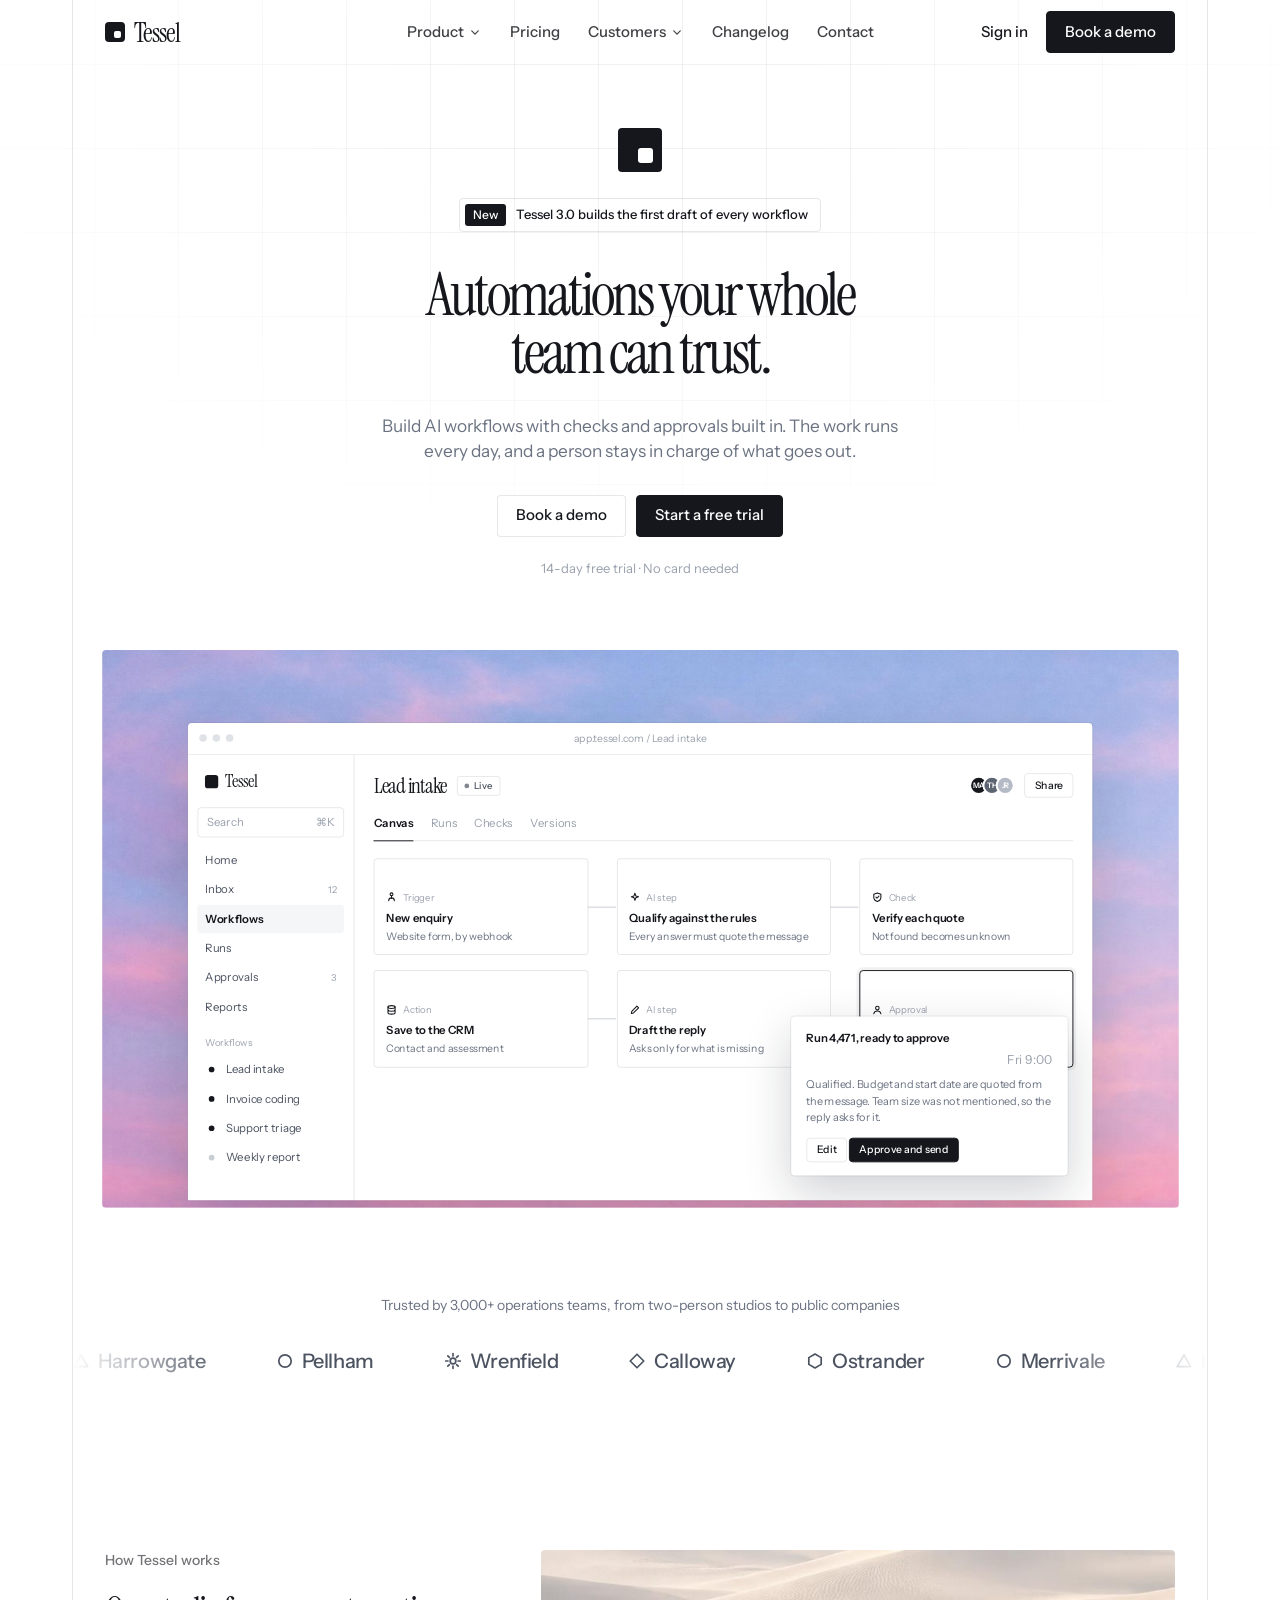
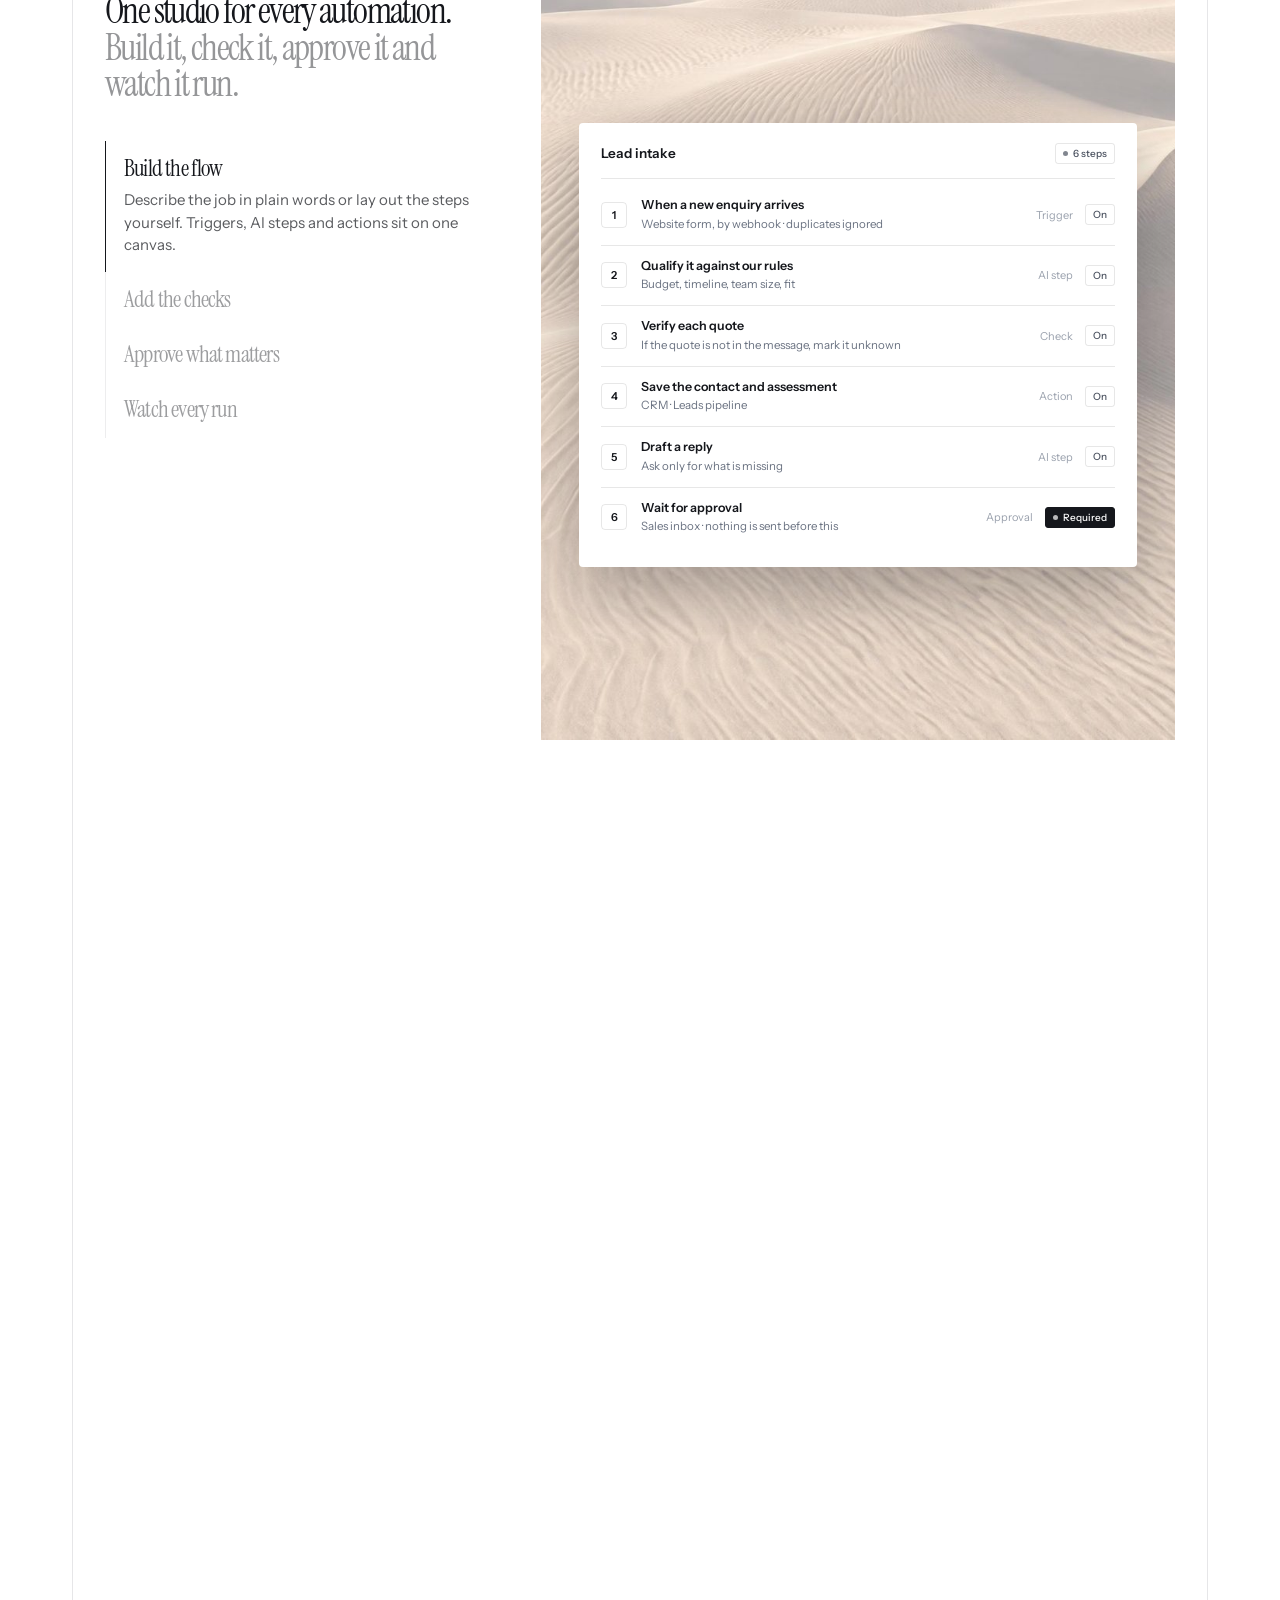
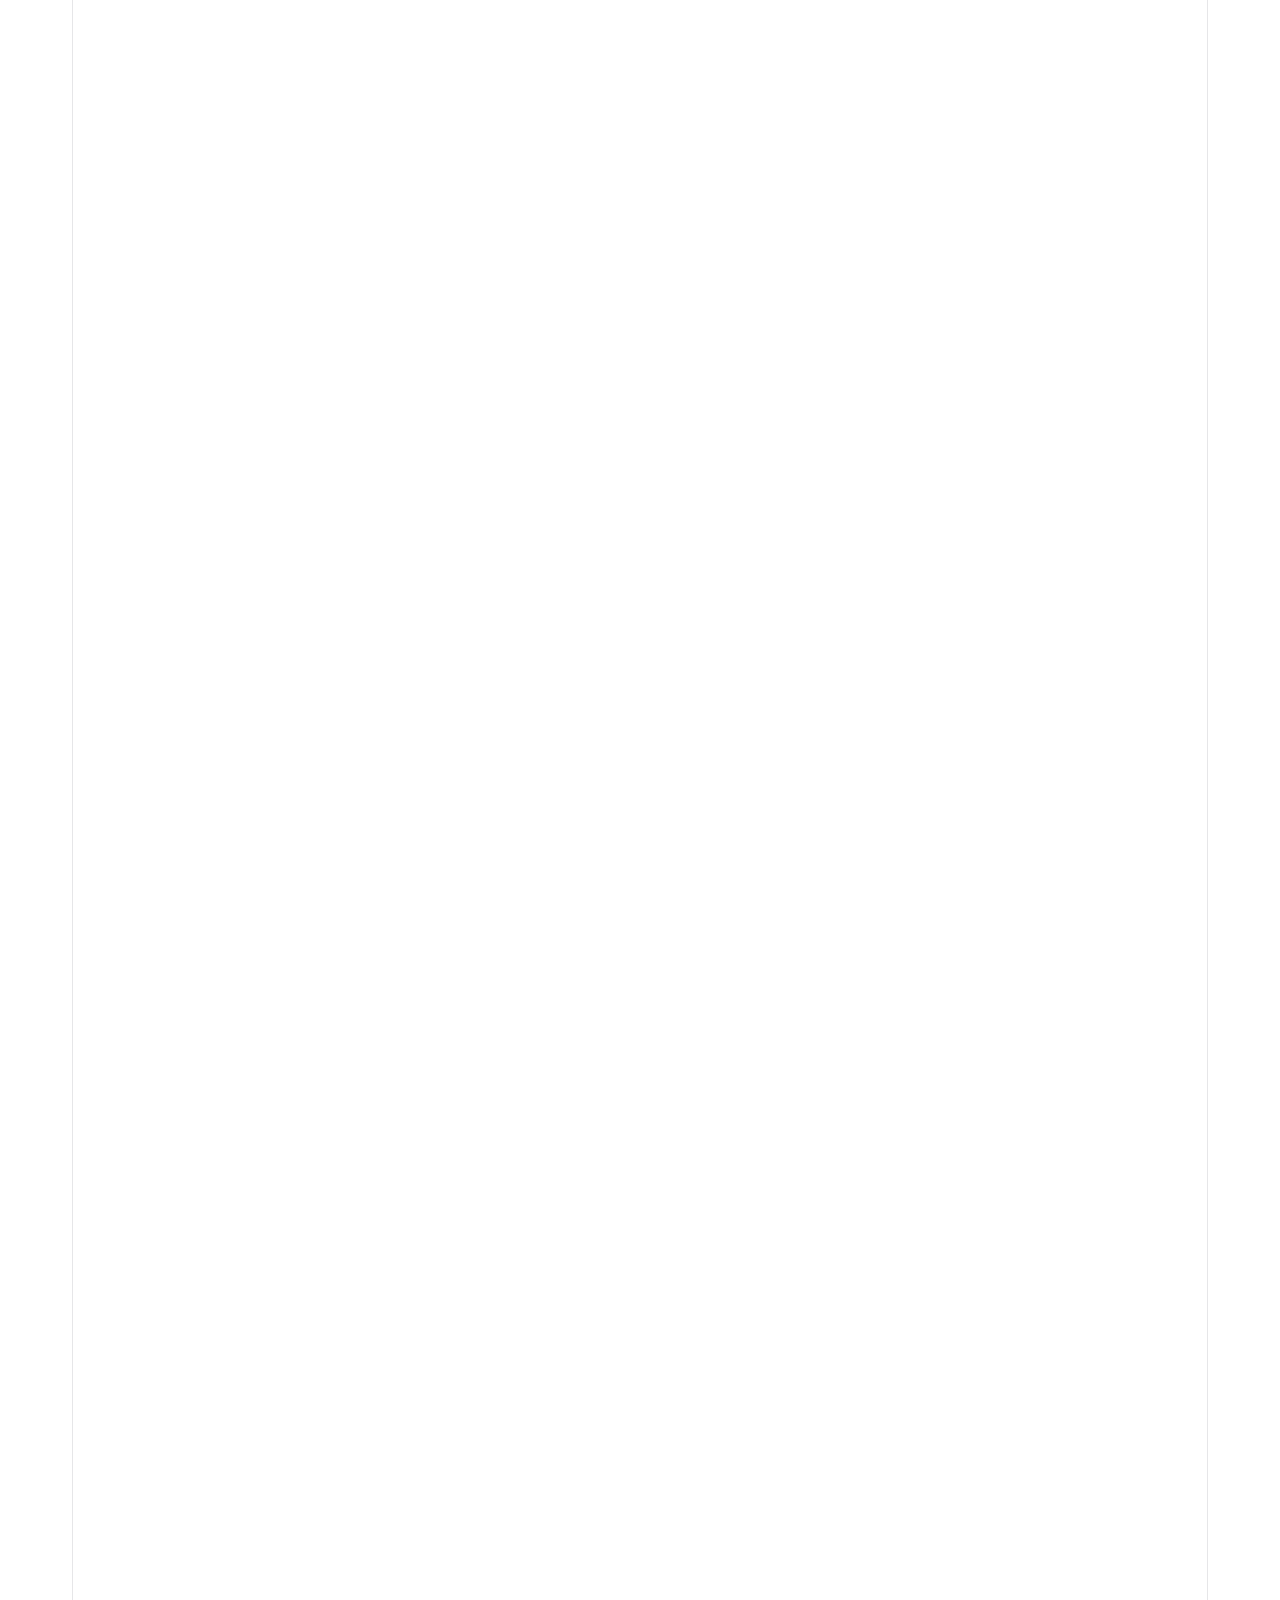
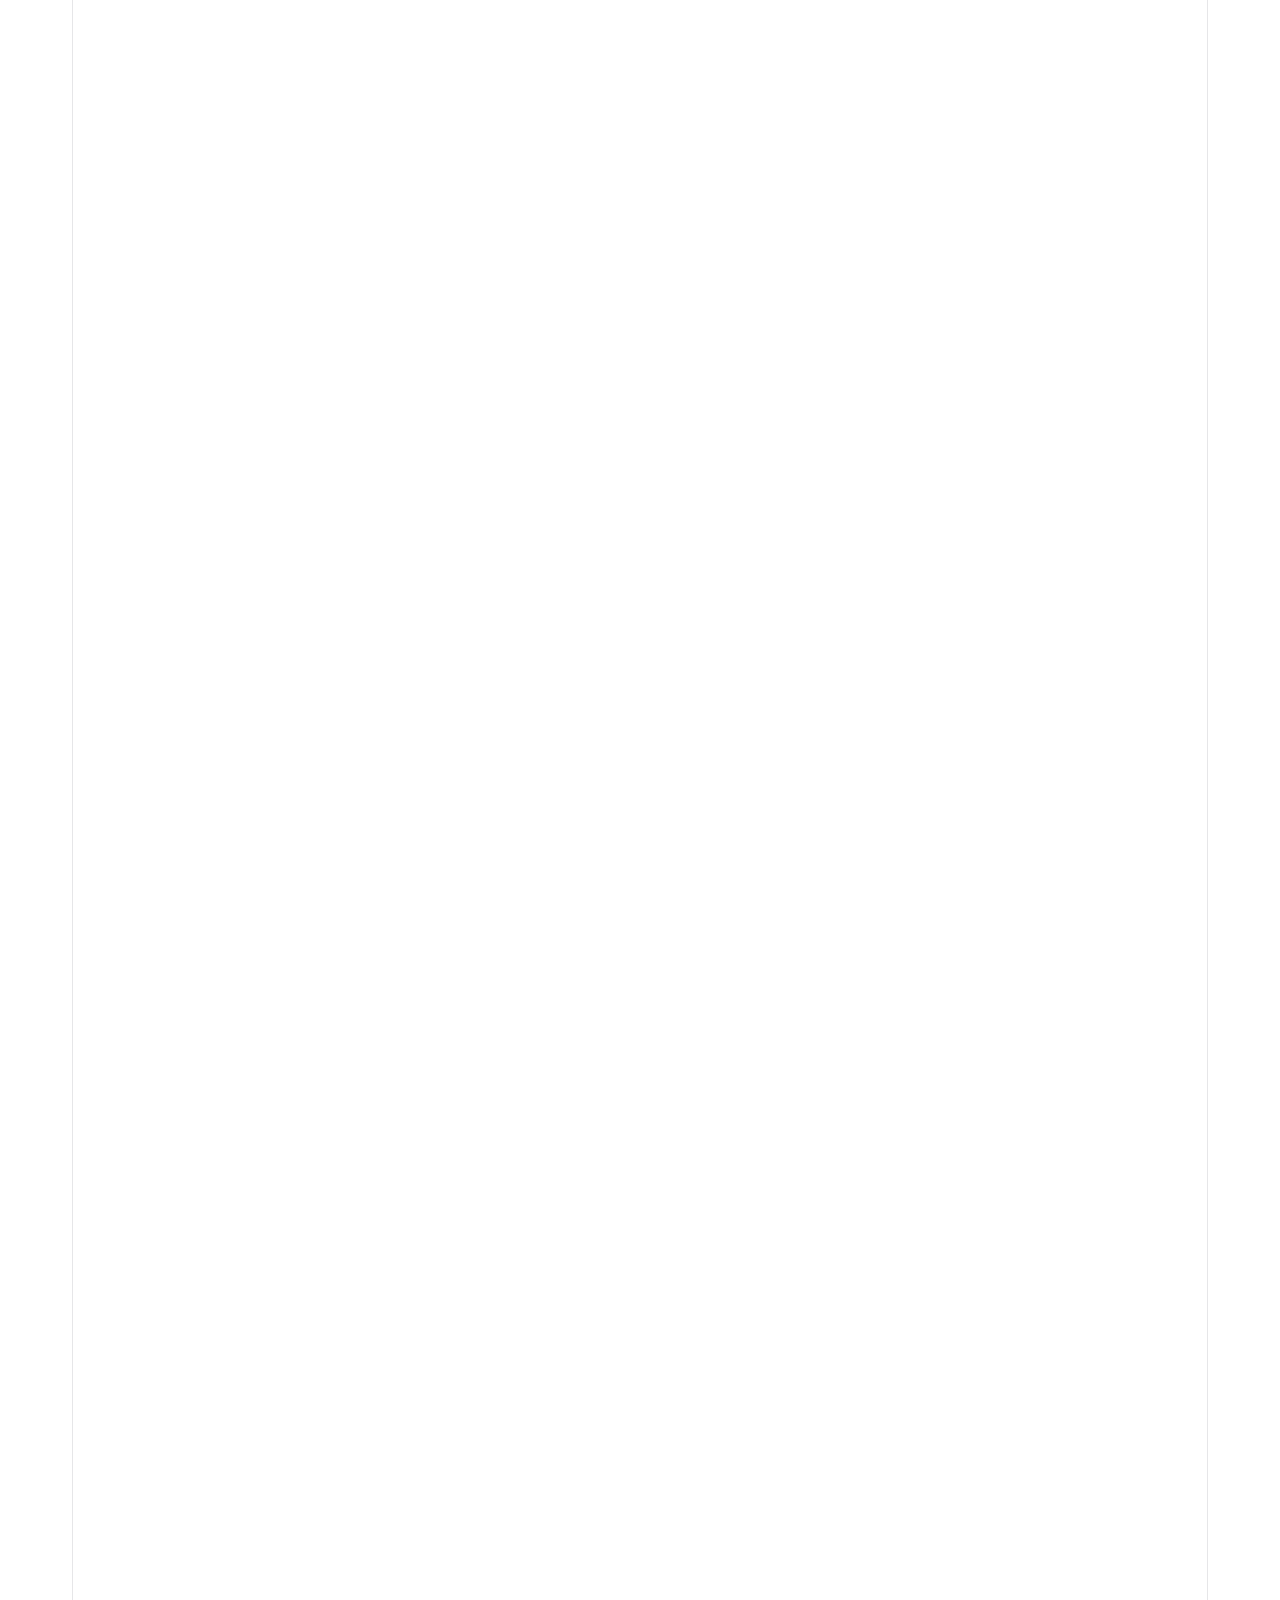
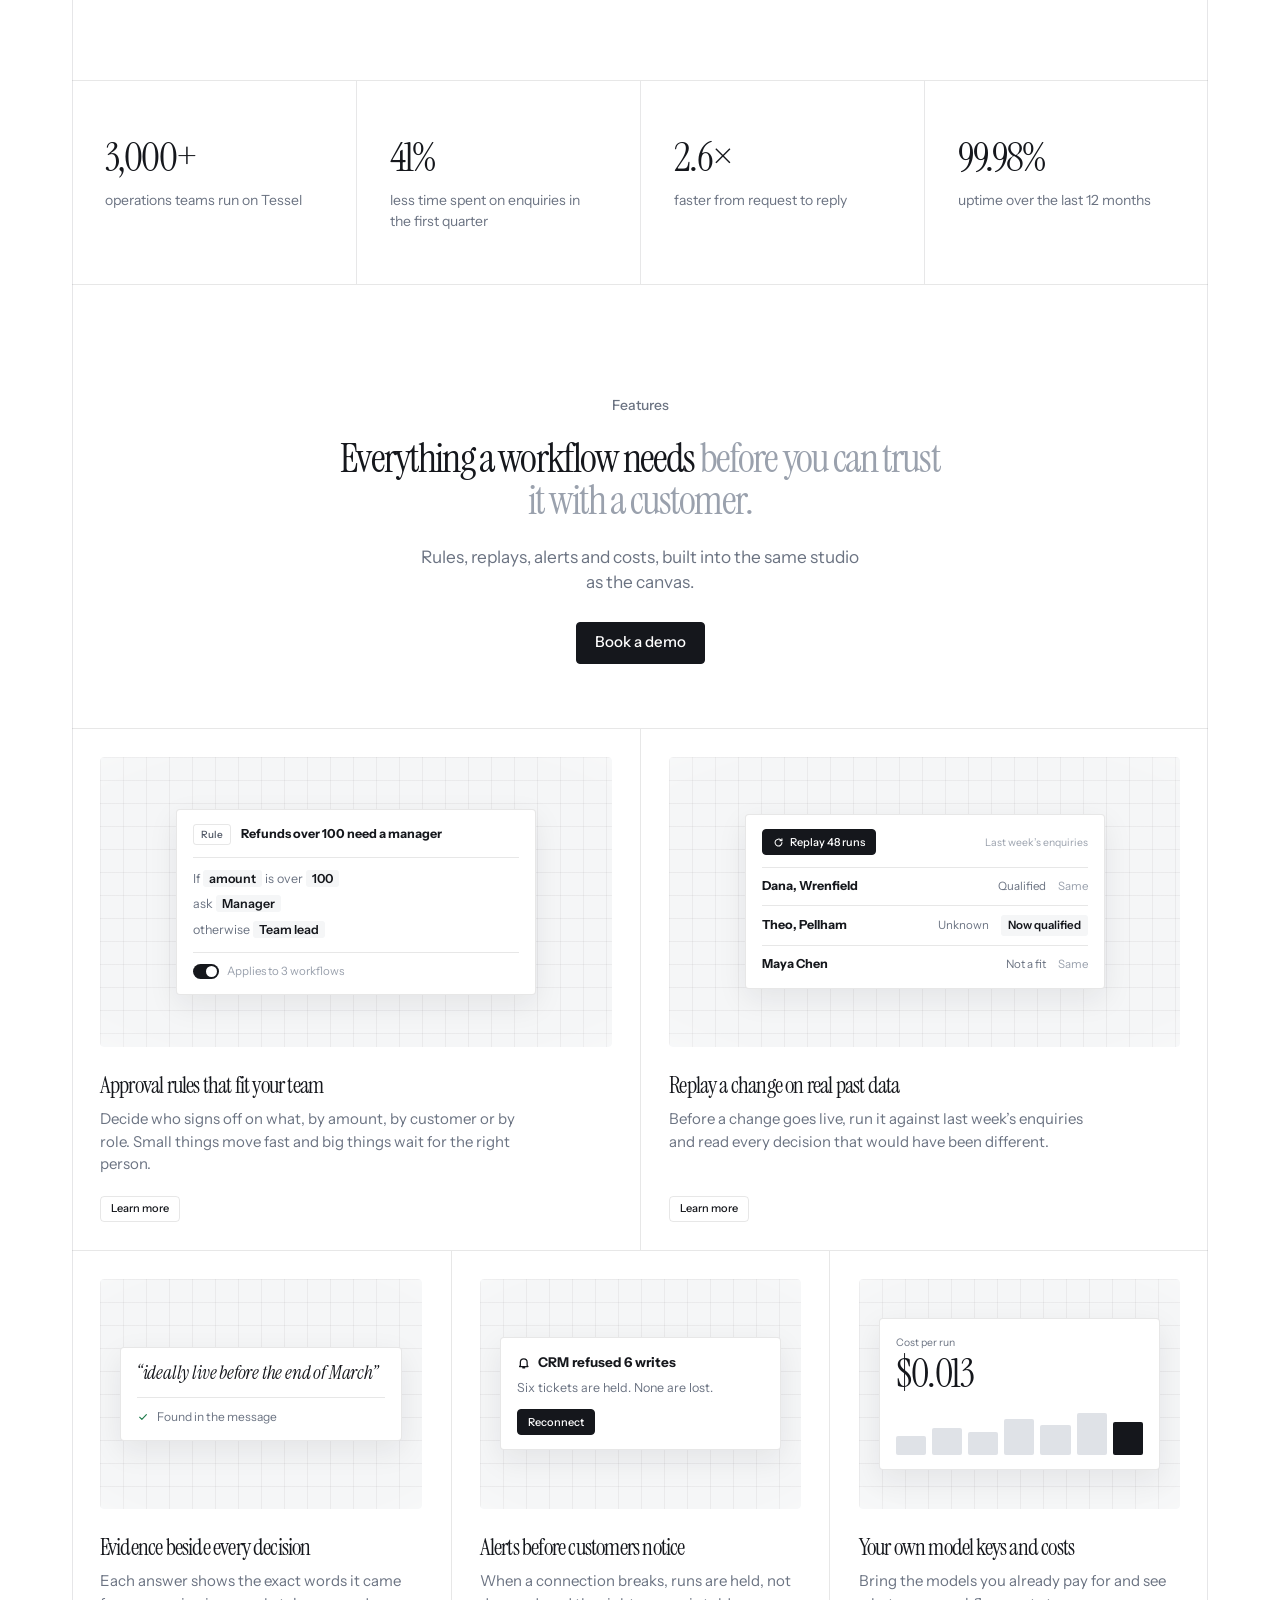
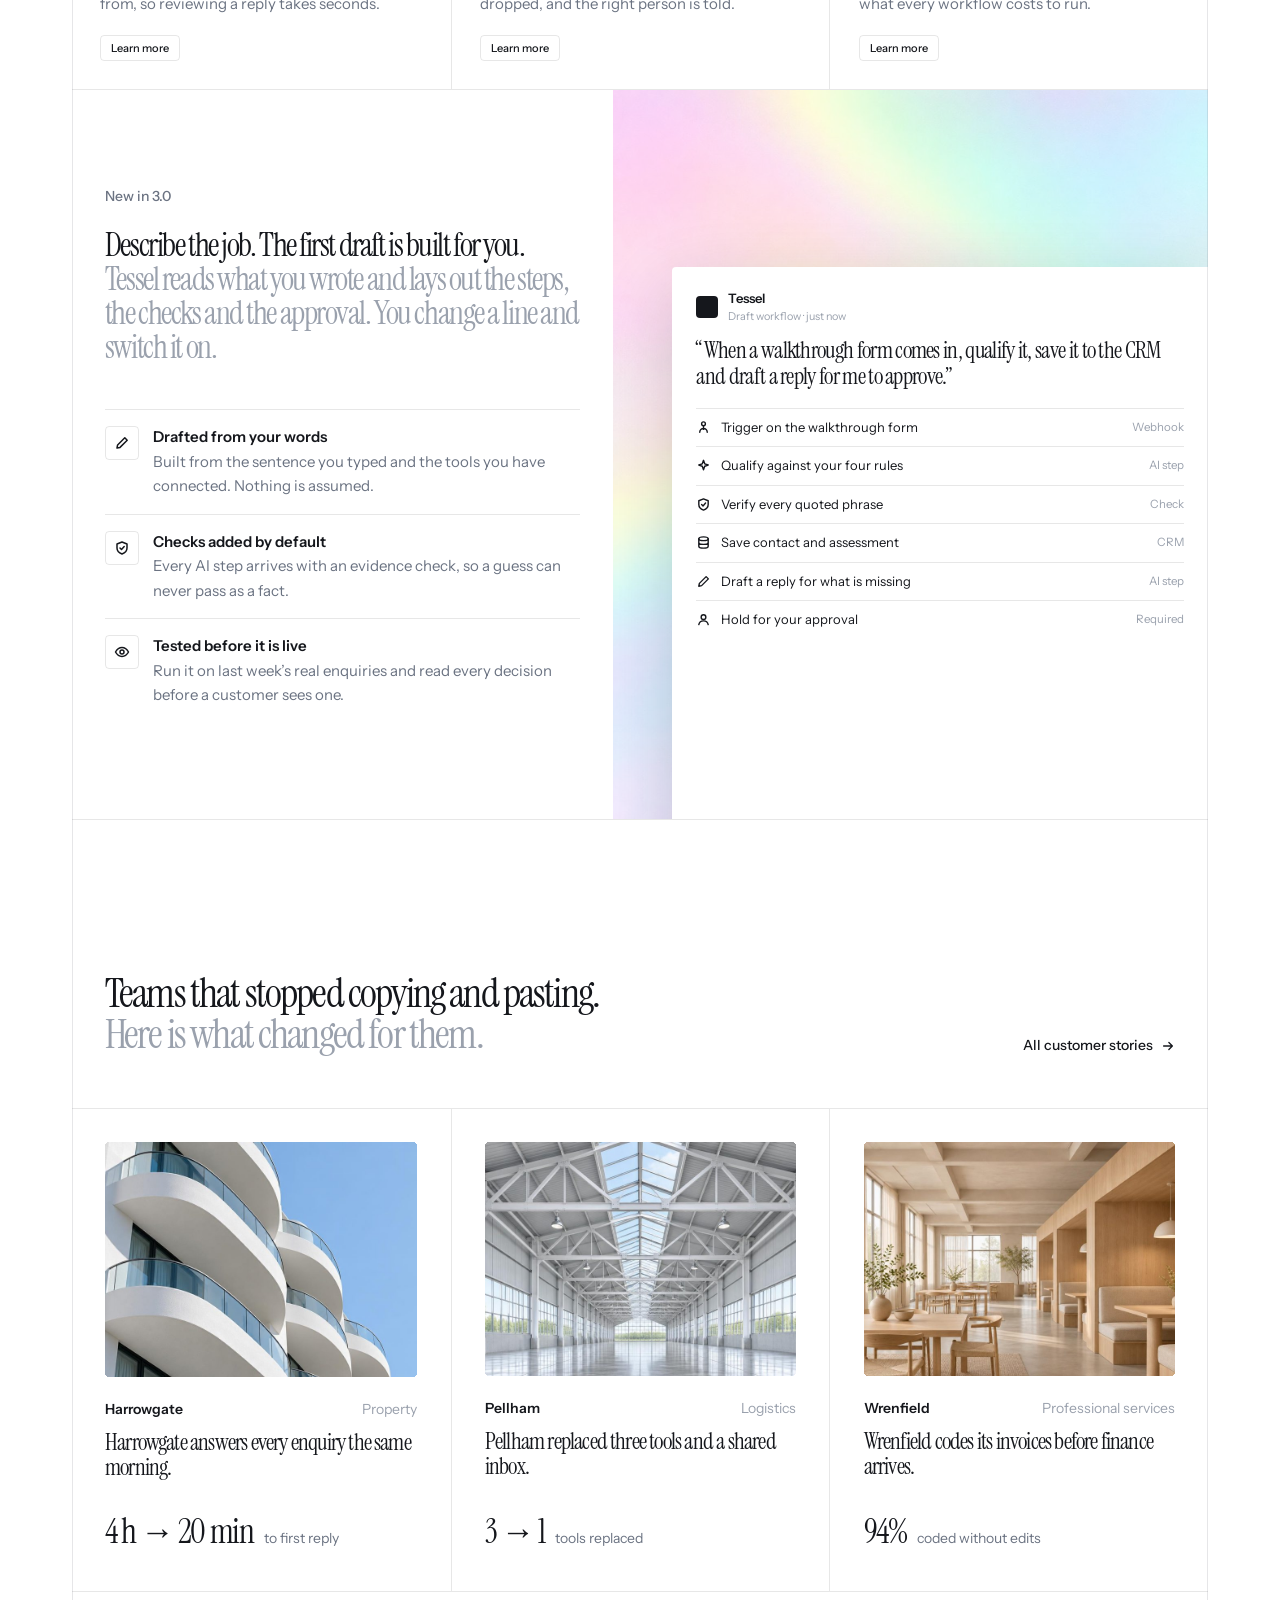
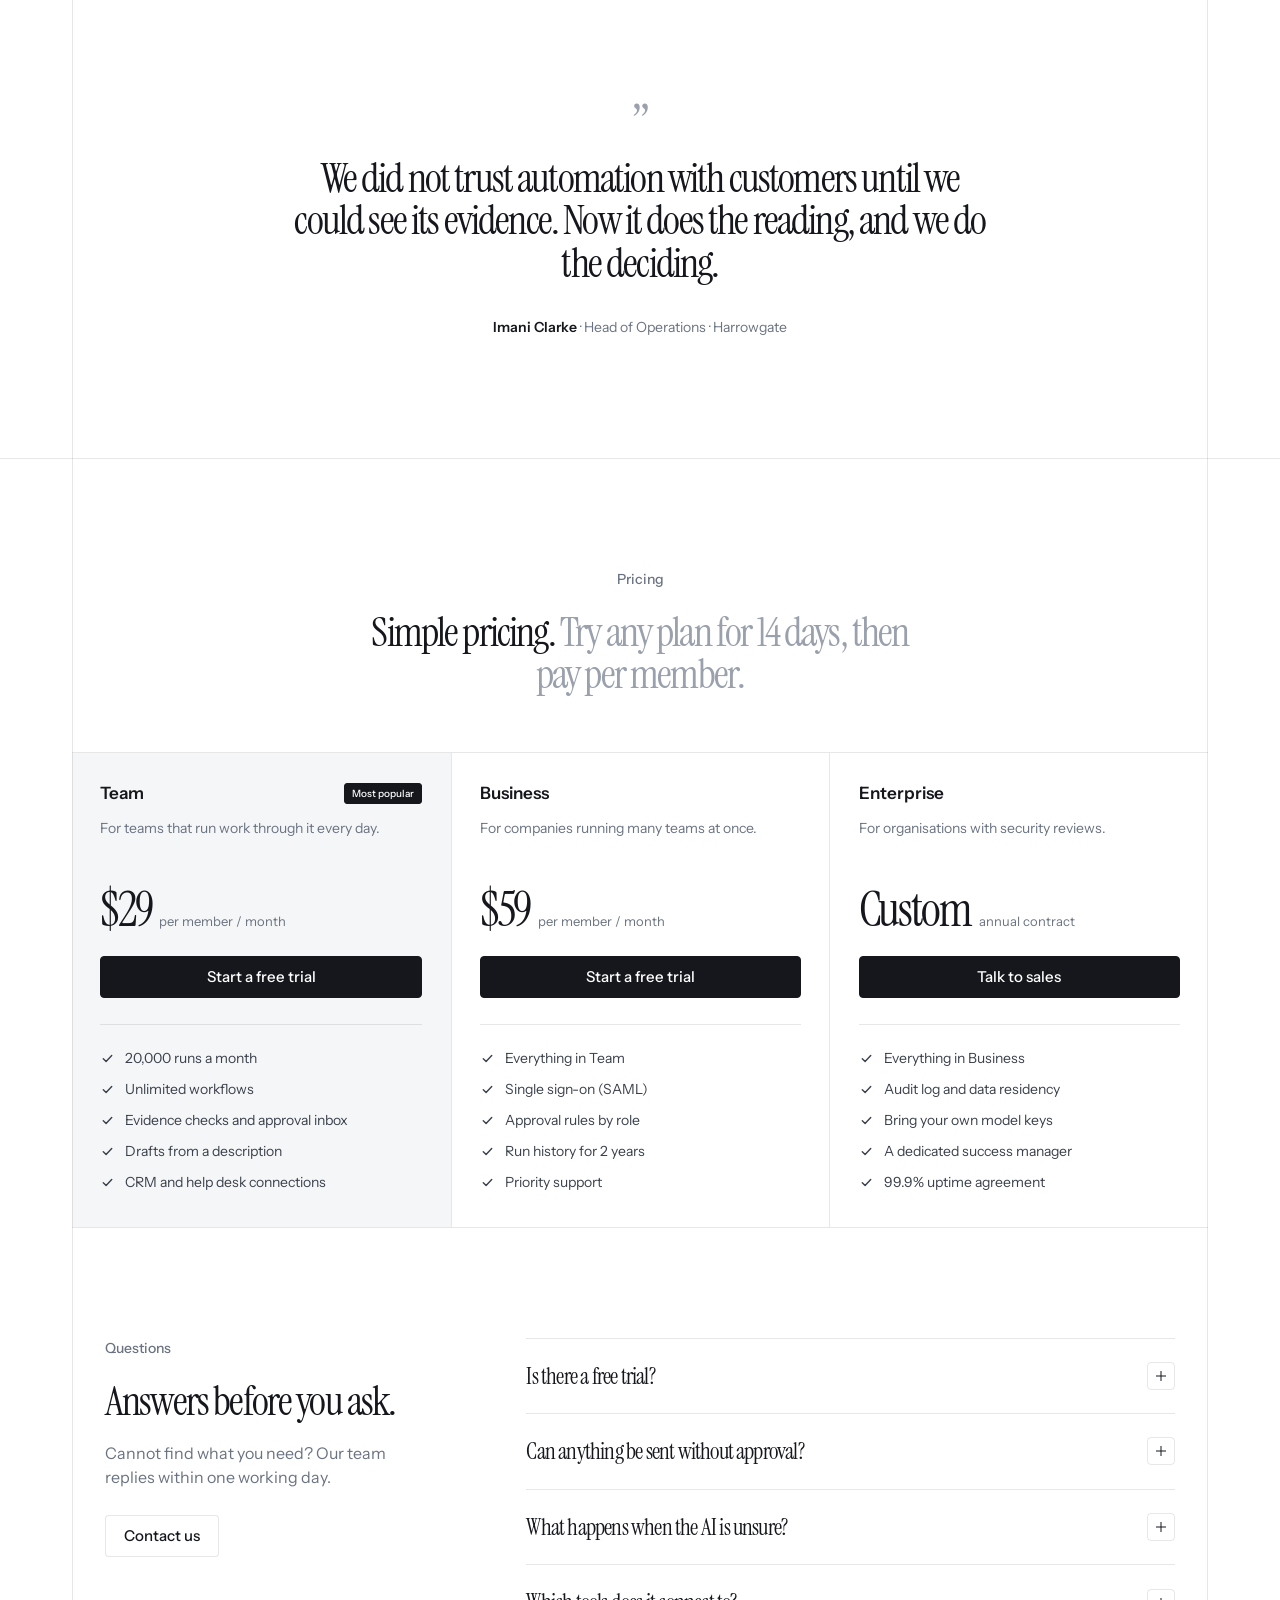
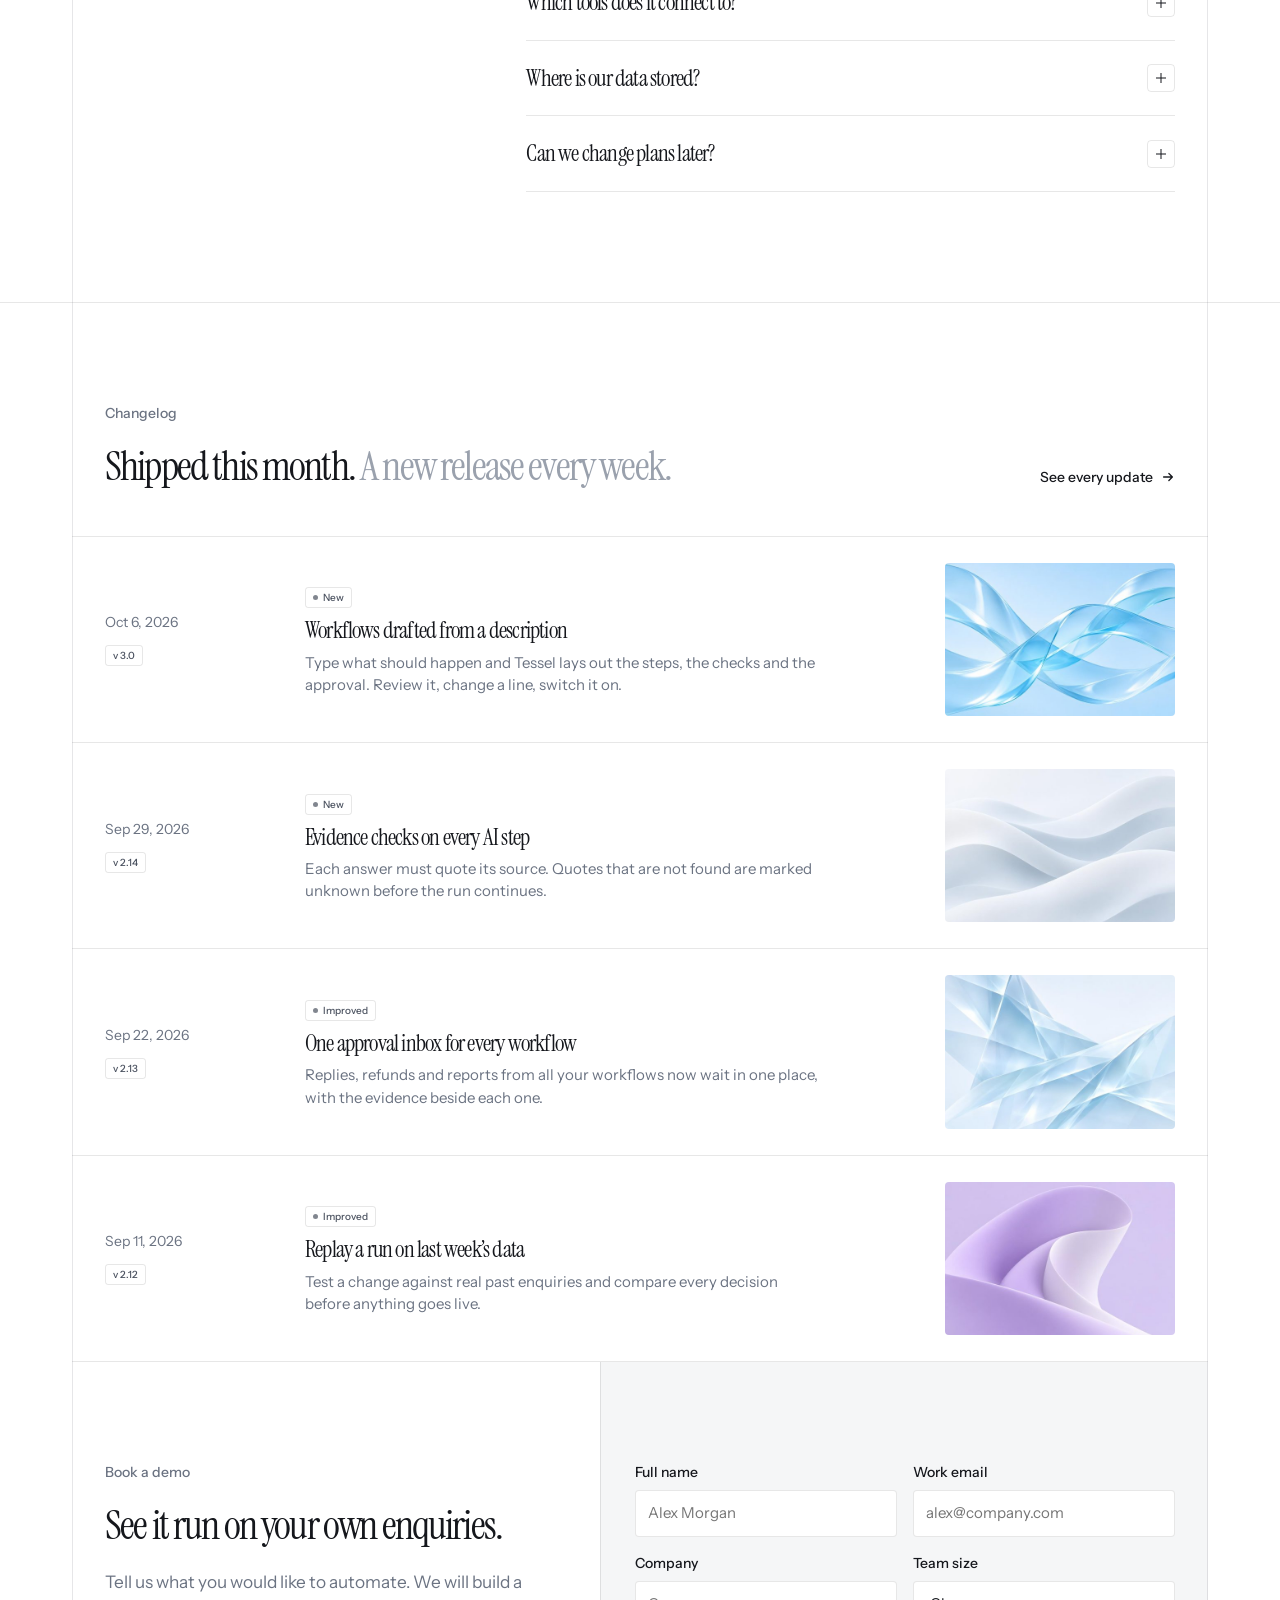
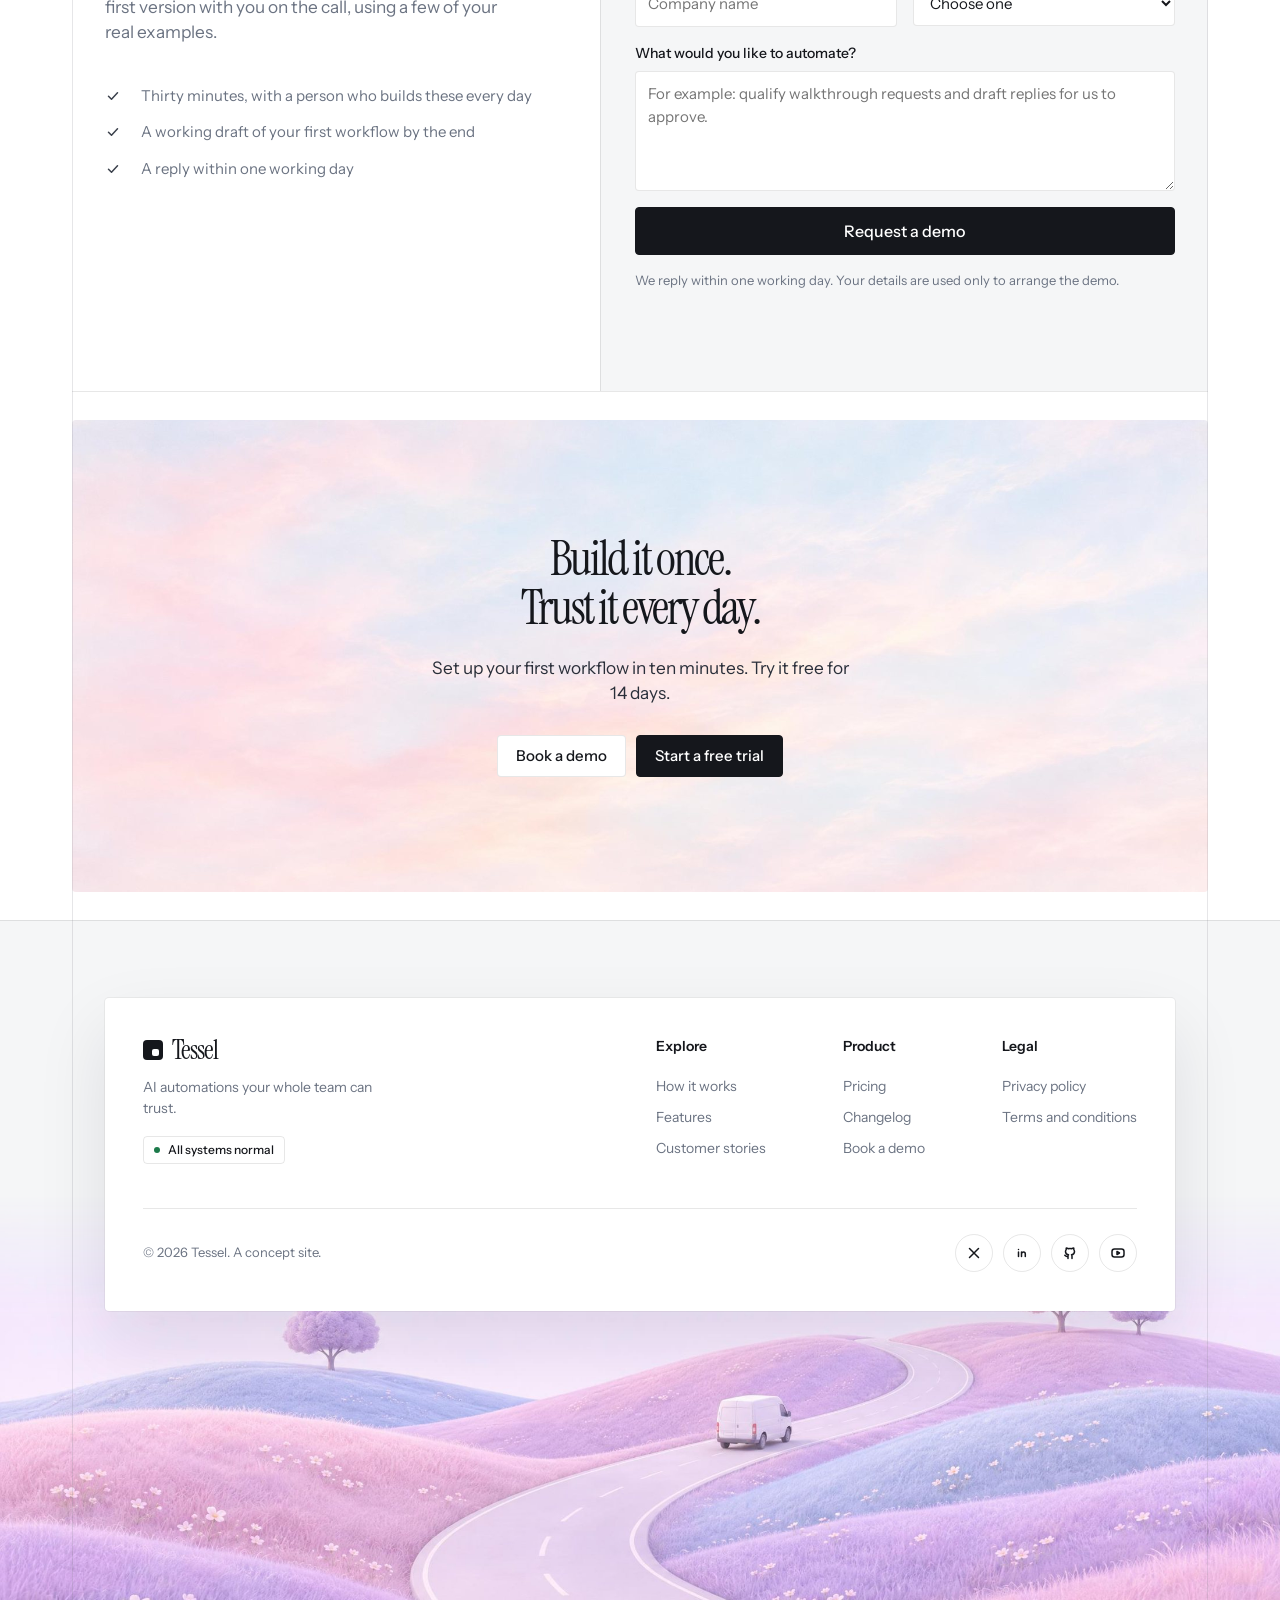
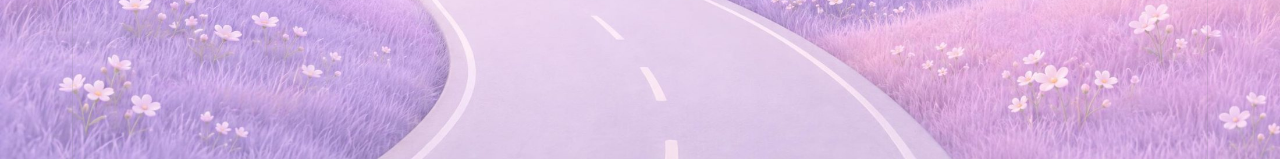
<file: index.html>
<!DOCTYPE html>
<html lang="en">
<head>
<meta charset="utf-8">
<meta name="viewport" content="width=device-width,initial-scale=1">
<title>Tessel · AI automations your whole team can trust</title>
<meta name="description" content="Tessel is a studio for building AI automations with checks and approvals built in, so the work runs every day and a person stays in charge of what goes out.">
<link rel="preload" href="assets/fonts/instrument-serif-latin-400-normal.woff2" as="font" type="font/woff2" crossorigin>
<link rel="stylesheet" href="styles.css?v=1794418640">
</head>
<body data-nav="light">

<svg width="0" height="0" style="position:absolute" aria-hidden="true"><defs>
  <symbol id="i-arrow" viewBox="0 0 16 16"><path d="M3 8h10M9 4l4 4-4 4"/></symbol>
  <symbol id="i-check" viewBox="0 0 16 16"><path d="m3.500 8.300 3 3 6-6.500"/></symbol>
  <symbol id="i-hook" viewBox="0 0 16 16"><circle cx="8" cy="4" r="2"/><path d="M8 6v4M4 13a4 4 0 0 1 8 0"/></symbol>
  <symbol id="i-spark" viewBox="0 0 16 16"><path d="M8 2.500l1.300 3.700L13 7.500 9.300 8.800 8 12.500 6.700 8.800 3 7.500l3.700-1.300Z"/></symbol>
  <symbol id="i-shield" viewBox="0 0 16 16"><path d="M8 2 13 4v4c0 3-2.200 5-5 6-2.800-1-5-3-5-6V4Z"/><path d="m6 8 1.500 1.500L10.200 6.500"/></symbol>
  <symbol id="i-db" viewBox="0 0 16 16"><ellipse cx="8" cy="4" rx="5" ry="2"/><path d="M3 4v8c0 1.100 2.200 2 5 2s5-.9 5-2V4M3 8c0 1.100 2.200 2 5 2s5-.9 5-2"/></symbol>
  <symbol id="i-pen" viewBox="0 0 16 16"><path d="M3 13l.6-3L10.800 2.800l2.400 2.400L6 12.400Z"/></symbol>
  <symbol id="i-user" viewBox="0 0 16 16"><circle cx="8" cy="5.500" r="2.500"/><path d="M3 13.500c.5-2.500 2.500-4 5-4s4.500 1.500 5 4"/></symbol>
  <symbol id="i-send" viewBox="0 0 16 16"><path d="M2.500 8 13.500 3 10 13.500 8 9Z"/></symbol>
  <symbol id="i-eye" viewBox="0 0 16 16"><path d="M1.500 8S4 3.500 8 3.500 14.500 8 14.500 8 12 12.500 8 12.500 1.500 8 1.500 8Z"/><circle cx="8" cy="8" r="2"/></symbol>
  <symbol id="i-tri" viewBox="0 0 16 16"><path d="M8 2.500 14 13H2Z"/></symbol>
  <symbol id="i-ring" viewBox="0 0 16 16"><circle cx="8" cy="8" r="5.500"/></symbol>
  <symbol id="i-sun" viewBox="0 0 16 16"><circle cx="8" cy="8" r="2.500"/><path d="M8 1.500v2M8 12.500v2M1.500 8h2M12.500 8h2M3.400 3.400l1.400 1.400M11.200 11.200l1.400 1.400M3.400 12.600l1.400-1.400M11.200 4.800l1.400-1.400"/></symbol>
  <symbol id="i-dia" viewBox="0 0 16 16"><path d="M8 2 14 8l-6 6-6-6Z"/></symbol>
  <symbol id="i-hex" viewBox="0 0 16 16"><path d="M8 1.800 13.500 5v6L8 14.200 2.500 11V5Z"/></symbol>
  <symbol id="i-chev" viewBox="0 0 16 16"><path d="m4 6 4 4 4-4"/></symbol>
  <symbol id="i-flow" viewBox="0 0 16 16"><rect x="2" y="2.500" width="4.500" height="4" rx="1"/><rect x="9.500" y="9.500" width="4.500" height="4" rx="1"/><path d="M6.500 4.500H10a2 2 0 0 1 2 2v3"/></symbol>
  <symbol id="i-inbox" viewBox="0 0 16 16"><path d="M2.500 9.500 4.500 3h7l2 6.500V13h-11Z"/><path d="M2.500 9.500H6l.8 1.500h2.400l.8-1.500h3.500"/></symbol>
  <symbol id="i-clock" viewBox="0 0 16 16"><circle cx="8" cy="8" r="5.500"/><path d="M8 5v3.200l2 1.300"/></symbol>
  <symbol id="i-grid" viewBox="0 0 16 16"><rect x="2.500" y="2.500" width="4.500" height="4.500" rx="1"/><rect x="9" y="2.500" width="4.500" height="4.500" rx="1"/><rect x="2.500" y="9" width="4.500" height="4.500" rx="1"/><rect x="9" y="9" width="4.500" height="4.500" rx="1"/></symbol>
  <symbol id="i-build" viewBox="0 0 16 16"><path d="M3 13.500V4l5-1.500V13.500M8 6h5v7.500M2 13.500h12M5 6v.1M5 8.500v.1M5 11v.1M10.500 8.500v.1M10.500 11v.1"/></symbol>
  <symbol id="i-truck" viewBox="0 0 16 16"><path d="M1.500 4h8v7h-8ZM9.500 6.500h3l2 2.500v2h-5"/><circle cx="4.500" cy="11.500" r="1.300"/><circle cx="11.500" cy="11.500" r="1.300"/></symbol>
  <symbol id="i-case" viewBox="0 0 16 16"><rect x="2" y="5" width="12" height="8" rx="1.200"/><path d="M6 5V3.500h4V5M2 9h12"/></symbol>
  <symbol id="i-bell" viewBox="0 0 16 16"><path d="M4 11V7.500a4 4 0 0 1 8 0V11l1 1.500H3ZM6.800 14h2.400"/></symbol>
  <symbol id="i-key" viewBox="0 0 16 16"><circle cx="5.500" cy="10.500" r="2.500"/><path d="m7.300 8.700 5.200-5.200M10.500 5.500l1.500 1.500M12 4l1.500 1.500"/></symbol>
  <symbol id="i-redo" viewBox="0 0 16 16"><path d="M13 8a5 5 0 1 1-1.500-3.500M13 2.500v3h-3"/></symbol>
</defs></svg>

<div class="frame" aria-hidden="true"><i></i><i></i></div>

<header class="nav">
  <a class="logo" href="#top"><b></b>Tessel</a>
  <nav class="nav-links" id="site-menu" aria-label="Main" data-lenis-prevent>
    <div class="has-menu">
      <button class="nl" type="button" aria-expanded="false" aria-controls="menu-product">Product <svg class="i"><use href="#i-chev"/></svg></button>
      <div class="mega" id="menu-product"><div class="mega-in wide">
        <div class="mg">
          <a href="#how"><i><svg class="i"><use href="#i-flow"/></svg></i><span><b>Workflow canvas</b>Triggers, AI steps and actions on one page.</span></a>
          <a href="#how"><i><svg class="i"><use href="#i-shield"/></svg></i><span><b>Evidence checks</b>Every AI answer has to quote its source.</span></a>
          <a href="#how"><i><svg class="i"><use href="#i-inbox"/></svg></i><span><b>Approval inbox</b>Nothing reaches a customer without a yes.</span></a>
          <a href="#how"><i><svg class="i"><use href="#i-clock"/></svg></i><span><b>Run history</b>What ran, what it decided and why.</span></a>
          <a href="#new"><i><svg class="i"><use href="#i-spark"/></svg></i><span><b>Drafts from a description</b>Type the job and get a first version.</span></a>
          <a href="#features"><i><svg class="i"><use href="#i-grid"/></svg></i><span><b>All features</b>Rules, replays, alerts and model keys.</span></a>
        </div>
        <a class="mg-card" href="#new"><img src="assets/t1.jpg" alt="" loading="lazy"><small>New in 3.0</small><b>Workflows drafted from a description</b><span>See how it works <svg class="i"><use href="#i-arrow"/></svg></span></a>
      </div></div>
    </div>
    <a class="nl" href="#pricing">Pricing</a>
    <div class="has-menu">
      <button class="nl" type="button" aria-expanded="false" aria-controls="menu-customers">Customers <svg class="i"><use href="#i-chev"/></svg></button>
      <div class="mega" id="menu-customers"><div class="mega-in">
        <div class="mg one">
          <a href="#customers"><i><svg class="i"><use href="#i-build"/></svg></i><span><b>Harrowgate</b>Property. Every enquiry answered the same morning.</span></a>
          <a href="#customers"><i><svg class="i"><use href="#i-truck"/></svg></i><span><b>Pellham</b>Logistics. Three tools and a shared inbox replaced.</span></a>
          <a href="#customers"><i><svg class="i"><use href="#i-case"/></svg></i><span><b>Wrenfield</b>Professional services. Invoices coded before finance arrives.</span></a>
        </div>
        <a class="mg-card" href="#customers"><img src="assets/c1.jpg" alt="" loading="lazy"><small>Customer stories</small><b>Teams that stopped copying and pasting</b><span>Read the stories <svg class="i"><use href="#i-arrow"/></svg></span></a>
      </div></div>
    </div>
    <a class="nl" href="#changelog">Changelog</a>
    <a class="nl" href="#demo">Contact</a>
    <div class="m-cta"><a class="btn" href="#demo">Sign in</a><a class="btn dark" href="#demo">Book a demo</a></div>
  </nav>
  <div class="nav-cta"><a class="signin" href="#demo">Sign in</a><a class="btn dark" href="#demo">Book a demo</a><button class="burger" type="button" aria-label="Open menu" aria-expanded="false" aria-controls="site-menu"><i></i><i></i></button></div>
</header>

<main id="top">

<section class="hero" data-theme="light">
  <div class="wrap">
    <span class="hero-mark" role="img" aria-label="Tessel"></span>
    <a class="pill" href="#new"><b>New</b>Tessel 3.0 builds the first draft of every workflow</a>
    <h1><span class="w" style="--i:0">Automations</span> <span class="w" style="--i:1">your</span> <span class="w" style="--i:2">whole</span><br><span class="w" style="--i:3">team</span> <span class="w" style="--i:4">can</span> <span class="w" style="--i:5">trust.</span></h1>
    <p class="lead rv">Build AI workflows with checks and approvals built in. The work runs every day, and a person stays in charge of what goes out.</p>
    <div class="cta rv d1"><a class="btn" href="#demo">Book a demo</a><a class="btn dark" href="#pricing">Start a free trial</a></div>
    <small class="rv d2">14-day free trial · No card needed</small>
  </div>
  <div class="stage">
    <div class="win">
      <div class="win-bar"><i></i><i></i><i></i><span>app.tessel.com / Lead intake</span></div>
      <div class="app">
        <aside class="side">
          <div class="brand"><b></b>Tessel</div>
          <div class="srch">Search <span>⌘K</span></div>
          <a>Home</a><a>Inbox <em>12</em></a><a class="on">Workflows</a><a>Runs</a><a>Approvals <em>3</em></a><a>Reports</a>
          <div class="grp">Workflows</div>
          <a><i class="dot"></i>Lead intake</a><a><i class="dot"></i>Invoice coding</a><a><i class="dot"></i>Support triage</a><a><i class="dot o"></i>Weekly report</a>
        </aside>
        <div class="main">
          <div class="hd"><b>Lead intake</b><span class="tag">Live</span><div class="avs"><span><i>MA</i><i>TH</i><i>JR</i></span><span class="mini">Share</span></div></div>
          <div class="tabs"><b>Canvas</b><span>Runs</span><span>Checks</span><span>Versions</span></div>
          <div class="flow-g">
            <div class="node"><small><svg class="i"><use href="#i-hook"/></svg>Trigger</small><b>New enquiry</b><p>Website form, by webhook</p></div>
            <div class="node"><small><svg class="i"><use href="#i-spark"/></svg>AI step</small><b>Qualify against the rules</b><p>Every answer must quote the message</p></div>
            <div class="node"><small><svg class="i"><use href="#i-shield"/></svg>Check</small><b>Verify each quote</b><p>Not found becomes unknown</p></div>
            <div class="node"><small><svg class="i"><use href="#i-db"/></svg>Action</small><b>Save to the CRM</b><p>Contact and assessment</p></div>
            <div class="node"><small><svg class="i"><use href="#i-pen"/></svg>AI step</small><b>Draft the reply</b><p>Asks only for what is missing</p></div>
            <div class="node live"><small><svg class="i"><use href="#i-user"/></svg>Approval</small><b>Wait for a person</b><p>3 replies waiting</p></div>
          </div>
        </div>
      </div>
      <div class="floaty">
        <div class="t">Run 4,471, ready to approve <small>Fri 9:00</small></div>
        <p>Qualified. Budget and start date are quoted from the message. Team size was not mentioned, so the reply asks for it.</p>
        <span class="mini">Edit</span> <span class="mini k">Approve and send</span>
      </div>
    </div>
  </div>
</section>

<section class="logos" data-theme="light">
  <p class="rv">Trusted by 3,000+ operations teams, from two-person studios to public companies</p>
  <div class="marq"><div data-dup>
    <span><svg class="i"><use href="#i-tri"/></svg>Harrowgate</span><span><svg class="i"><use href="#i-ring"/></svg>Pellham</span><span><svg class="i"><use href="#i-sun"/></svg>Wrenfield</span><span><svg class="i"><use href="#i-dia"/></svg>Calloway</span><span><svg class="i"><use href="#i-hex"/></svg>Ostrander</span><span><svg class="i"><use href="#i-ring"/></svg>Merrivale</span>
  </div></div>
</section>

<section class="how" id="how" data-theme="light">
  <div class="how-pin">
    <div class="how-left">
      <span class="eyebrow">How Tessel works</span>
      <h2>One studio for every automation. <span>Build it, check it, approve it and watch it run.</span></h2>
      <button class="step on" data-s="0"><b>Build the flow</b><span><i>Describe the job in plain words or lay out the steps yourself. Triggers, AI steps and actions sit on one canvas.</i></span></button>
      <button class="step" data-s="1"><b>Add the checks</b><span><i>Make the AI show its evidence. Tessel verifies every quote against the source before anything moves on.</i></span></button>
      <button class="step" data-s="2"><b>Approve what matters</b><span><i>Replies, refunds and anything a customer will see wait in one inbox until a person says yes.</i></span></button>
      <button class="step" data-s="3"><b>Watch every run</b><span><i>See what ran, what it decided and why. Problems surface before they turn into a missed customer.</i></span></button>
    </div>
    <div class="how-stage">
      <div class="shot on" style="background-image:url(assets/dunes.jpg)"><div class="panel">
        <div class="ph">Lead intake <span class="tag">6 steps</span></div>
        <div class="row"><span class="n">1</span><div><b>When a new enquiry arrives</b><small>Website form, by webhook · duplicates ignored</small></div><em>Trigger</em><span class="tag plain">On</span></div>
        <div class="row"><span class="n">2</span><div><b>Qualify it against our rules</b><small>Budget, timeline, team size, fit</small></div><em>AI step</em><span class="tag plain">On</span></div>
        <div class="row"><span class="n">3</span><div><b>Verify each quote</b><small>If the quote is not in the message, mark it unknown</small></div><em>Check</em><span class="tag plain">On</span></div>
        <div class="row"><span class="n">4</span><div><b>Save the contact and assessment</b><small>CRM · Leads pipeline</small></div><em>Action</em><span class="tag plain">On</span></div>
        <div class="row"><span class="n">5</span><div><b>Draft a reply</b><small>Ask only for what is missing</small></div><em>AI step</em><span class="tag plain">On</span></div>
        <div class="row"><span class="n">6</span><div><b>Wait for approval</b><small>Sales inbox · nothing is sent before this</small></div><em>Approval</em><span class="tag k">Required</span></div>
      </div></div>
      <div class="shot" style="background-image:url(assets/clouds.jpg)"><div class="panel">
        <div class="ph">Evidence check, run 4,471 <span class="tag">3 of 4 verified</span></div>
        <div class="row"><span class="n ok">✓</span><div><b>Budget: over 10k</b><span class="q">“we have set aside around twelve thousand”</span></div><em>Found</em><span class="tag plain">Verified</span></div>
        <div class="row"><span class="n ok">✓</span><div><b>Timeline: this quarter</b><span class="q">“ideally live before the end of March”</span></div><em>Found</em><span class="tag plain">Verified</span></div>
        <div class="row"><span class="n ok">✓</span><div><b>Decision maker: yes</b><span class="q">“I run operations and sign this off”</span></div><em>Found</em><span class="tag plain">Verified</span></div>
        <div class="row"><span class="n no">?</span><div><b>Team size: 40 people</b><span class="q">“a team of about forty”</span></div><em>Not in message</em><span class="tag k">Set to unknown</span></div>
      </div></div>
      <div class="shot holo"><div class="panel">
        <div class="ph">Approvals <span class="tag">3 waiting</span></div>
        <div class="row"><span class="n">R</span><div><b>Reply to Dana at Wrenfield</b><small>Lead intake · asks for team size</small></div><em>2 min ago</em><span class="mini k">Approve</span></div>
        <div class="row"><span class="n">£</span><div><b>Refund 48.00 to Maya Chen</b><small>Billing · duplicate charge, September</small></div><em>14 min ago</em><span class="mini k">Approve</span></div>
        <div class="row"><span class="n">R</span><div><b>Reply to Pellham support ticket</b><small>Support triage · delivery date change</small></div><em>1 hour ago</em><span class="mini k">Approve</span></div>
        <div class="row"><span class="n ok">✓</span><div><b>Weekly report to leadership</b><small>Approved by Theo · sent Fri 9:00</small></div><em>Yesterday</em><span class="tag plain">Sent</span></div>
      </div></div>
      <div class="shot" style="background-image:url(assets/sky.jpg)"><div class="panel">
        <div class="ph">Runs, this week <span class="tag">1,284 runs</span></div>
        <div class="row"><span class="n ok">✓</span><div><b>Lead intake</b><small>412 runs · 9 waiting for approval</small></div><em>Today</em><span class="tag plain">Healthy</span></div>
        <div class="row"><span class="n ok">✓</span><div><b>Invoice coding</b><small>655 runs · 12 sent to finance</small></div><em>Today</em><span class="tag plain">Healthy</span></div>
        <div class="row"><span class="n no">!</span><div><b>Support triage</b><small>217 runs · CRM refused 6 writes</small></div><em>2 hours ago</em><span class="tag k">Needs a look</span></div>
        <div class="two"><div class="box"><b>Support triage is failing to save</b><p style="color:var(--muted);margin:6px 0 12px">The CRM key expired on Tuesday. Six tickets are held, none are lost.</p><span class="mini k">Reconnect the CRM</span></div><div class="box"><div class="big">98.6%</div><div class="trk"><i style="width:98.6%"></i></div><small style="color:var(--muted)">of runs finished without a person stepping in</small></div></div>
      </div></div>
    </div>
  </div>
</section>

<section class="stats rule" data-theme="light">
  <div class="stat rv"><b data-count="3000" data-suf="+" data-sep="1">3,000+</b><span>operations teams run on Tessel</span></div>
  <div class="stat rv d1"><b data-count="41" data-suf="%">41%</b><span>less time spent on enquiries in the first quarter</span></div>
  <div class="stat rv d2"><b data-count="2.6" data-dec="1" data-suf="×">2.6×</b><span>faster from request to reply</span></div>
  <div class="stat rv d3"><b data-count="99.98" data-dec="2" data-suf="%">99.98%</b><span>uptime over the last 12 months</span></div>
</section>

<section class="feats" id="features" data-theme="light">
  <div class="wrap fhead"><span class="eyebrow rv">Features</span><h2 class="rv">Everything a workflow needs <span>before you can trust it with a customer.</span></h2><p class="lead rv">Rules, replays, alerts and costs, built into the same studio as the canvas.</p><a class="btn dark rv" href="#demo">Book a demo</a></div>
  <div class="fgridc">
    <article class="fc big rv">
      <div class="fart"><div class="fa-rule">
        <div class="r1"><span class="tag plain">Rule</span><b>Refunds over 100 need a manager</b></div>
        <div class="r2"><span>If <em>amount</em> is over <em>100</em></span><span>ask <em>Manager</em></span><span>otherwise <em>Team lead</em></span></div>
        <div class="r3"><i></i>Applies to 3 workflows</div>
      </div></div>
      <h3>Approval rules that fit your team</h3><p>Decide who signs off on what, by amount, by customer or by role. Small things move fast and big things wait for the right person.</p><a class="mini" href="#demo">Learn more</a>
    </article>
    <article class="fc big rv d1">
      <div class="fart"><div class="fa-replay">
        <div class="bar"><span class="mini k"><svg class="i"><use href="#i-redo"/></svg> Replay 48 runs</span><small>Last week’s enquiries</small></div>
        <div class="rr"><b>Dana, Wrenfield</b><span>Qualified</span><span class="same">Same</span></div>
        <div class="rr"><b>Theo, Pellham</b><span>Unknown</span><span class="chg">Now qualified</span></div>
        <div class="rr"><b>Maya Chen</b><span>Not a fit</span><span class="same">Same</span></div>
      </div></div>
      <h3>Replay a change on real past data</h3><p>Before a change goes live, run it against last week’s enquiries and read every decision that would have been different.</p><a class="mini" href="#demo">Learn more</a>
    </article>
    <article class="fc rv">
      <div class="fart"><div class="fa-quote"><span class="q">“ideally live before the end of March”</span><div><svg class="i ok"><use href="#i-check"/></svg>Found in the message</div></div></div>
      <h3>Evidence beside every decision</h3><p>Each answer shows the exact words it came from, so reviewing a reply takes seconds.</p><a class="mini" href="#demo">Learn more</a>
    </article>
    <article class="fc rv d1">
      <div class="fart"><div class="fa-alert"><div><svg class="i"><use href="#i-bell"/></svg><b>CRM refused 6 writes</b></div><p>Six tickets are held. None are lost.</p><span class="mini k">Reconnect</span></div></div>
      <h3>Alerts before customers notice</h3><p>When a connection breaks, runs are held, not dropped, and the right person is told.</p><a class="mini" href="#demo">Learn more</a>
    </article>
    <article class="fc rv d2">
      <div class="fart"><div class="fa-cost"><small>Cost per run</small><b>$0.013</b><div class="bars"><i style="height:38%"></i><i style="height:52%"></i><i style="height:44%"></i><i style="height:70%"></i><i style="height:58%"></i><i style="height:82%"></i><i class="on" style="height:64%"></i></div></div></div>
      <h3>Your own model keys and costs</h3><p>Bring the models you already pay for and see what every workflow costs to run.</p><a class="mini" href="#demo">Learn more</a>
    </article>
  </div>
</section>

<section class="spot" id="new" data-theme="light">
  <div class="txt">
    <span class="eyebrow rv">New in 3.0</span>
    <h2 class="rv">Describe the job. The first draft is built for you. <span>Tessel reads what you wrote and lays out the steps, the checks and the approval. You change a line and switch it on.</span></h2>
    <ul class="pts">
      <li class="rv"><i><svg class="i"><use href="#i-pen"/></svg></i><div><b>Drafted from your words</b><span>Built from the sentence you typed and the tools you have connected. Nothing is assumed.</span></div></li>
      <li class="rv d1"><i><svg class="i"><use href="#i-shield"/></svg></i><div><b>Checks added by default</b><span>Every AI step arrives with an evidence check, so a guess can never pass as a fact.</span></div></li>
      <li class="rv d2"><i><svg class="i"><use href="#i-eye"/></svg></i><div><b>Tested before it is live</b><span>Run it on last week’s real enquiries and read every decision before a customer sees one.</span></div></li>
    </ul>
  </div>
  <div class="vis"><div class="card">
    <div class="who"><b></b><div>Tessel<small>Draft workflow · just now</small></div></div>
    <p class="ask">“When a walkthrough form comes in, qualify it, save it to the CRM and draft a reply for me to approve.”</p>
    <ul>
      <li><svg class="i"><use href="#i-hook"/></svg>Trigger on the walkthrough form<em>Webhook</em></li>
      <li><svg class="i"><use href="#i-spark"/></svg>Qualify against your four rules<em>AI step</em></li>
      <li><svg class="i"><use href="#i-shield"/></svg>Verify every quoted phrase<em>Check</em></li>
      <li><svg class="i"><use href="#i-db"/></svg>Save contact and assessment<em>CRM</em></li>
      <li><svg class="i"><use href="#i-pen"/></svg>Draft a reply for what is missing<em>AI step</em></li>
      <li><svg class="i"><use href="#i-user"/></svg>Hold for your approval<em>Required</em></li>
    </ul>
  </div></div>
</section>

<section class="cust" id="customers" data-theme="light">
  <div class="wrap head"><div><span class="eyebrow rv">Customers</span><h2 class="rv">Teams that stopped copying and pasting. <span>Here is what changed for them.</span></h2></div><a class="link rv" href="#demo">All customer stories <svg class="i"><use href="#i-arrow"/></svg></a></div>
  <div class="stories">
    <article class="story rv"><figure><img src="assets/c1.jpg" alt="A white building facade with curved balconies" loading="lazy"></figure><div class="who">Harrowgate <span>Property</span></div><h3>Harrowgate answers every enquiry the same morning.</h3><div class="m"><b>4 h → 20 min</b>to first reply</div></article>
    <article class="story rv d1"><figure><img src="assets/c2.jpg" alt="A bright industrial hall with steel roof trusses" loading="lazy"></figure><div class="who">Pellham <span>Logistics</span></div><h3>Pellham replaced three tools and a shared inbox.</h3><div class="m"><b>3 → 1</b>tools replaced</div></article>
    <article class="story rv d2"><figure><img src="assets/c3.jpg" alt="A warm minimalist office interior with timber booths" loading="lazy"></figure><div class="who">Wrenfield <span>Professional services</span></div><h3>Wrenfield codes its invoices before finance arrives.</h3><div class="m"><b>94%</b>coded without edits</div></article>
  </div>
  <div class="quote">
    <span class="mk rv">”</span>
    <p class="qq rv">We did not trust automation with customers until we could see its evidence. Now it does the reading, and we do the deciding.</p>
    <cite class="rv"><b>Imani Clarke</b> · Head of Operations · Harrowgate</cite>
  </div>
</section>

<section class="price" id="pricing" data-theme="light">
  <div class="wrap"><span class="eyebrow rv">Pricing</span><h2 class="rv">Simple pricing. <span>Try any plan for 14 days, then pay per member.</span></h2></div>
  <div class="plans">
    <div class="plan pop rv"><div class="nm">Team <span class="tag k plain">Most popular</span></div><p>For teams that run work through it every day.</p><div class="amt"><b>$29</b>per member / month</div><a class="btn dark" href="#demo">Start a free trial</a><ul><li><svg class="i"><use href="#i-check"/></svg>20,000 runs a month</li><li><svg class="i"><use href="#i-check"/></svg>Unlimited workflows</li><li><svg class="i"><use href="#i-check"/></svg>Evidence checks and approval inbox</li><li><svg class="i"><use href="#i-check"/></svg>Drafts from a description</li><li><svg class="i"><use href="#i-check"/></svg>CRM and help desk connections</li></ul></div>
    <div class="plan rv d1"><div class="nm">Business</div><p>For companies running many teams at once.</p><div class="amt"><b>$59</b>per member / month</div><a class="btn dark" href="#demo">Start a free trial</a><ul><li><svg class="i"><use href="#i-check"/></svg>Everything in Team</li><li><svg class="i"><use href="#i-check"/></svg>Single sign-on (SAML)</li><li><svg class="i"><use href="#i-check"/></svg>Approval rules by role</li><li><svg class="i"><use href="#i-check"/></svg>Run history for 2 years</li><li><svg class="i"><use href="#i-check"/></svg>Priority support</li></ul></div>
    <div class="plan rv d2"><div class="nm">Enterprise</div><p>For organisations with security reviews.</p><div class="amt"><b>Custom</b>annual contract</div><a class="btn dark" href="#demo">Talk to sales</a><ul><li><svg class="i"><use href="#i-check"/></svg>Everything in Business</li><li><svg class="i"><use href="#i-check"/></svg>Audit log and data residency</li><li><svg class="i"><use href="#i-check"/></svg>Bring your own model keys</li><li><svg class="i"><use href="#i-check"/></svg>A dedicated success manager</li><li><svg class="i"><use href="#i-check"/></svg>99.9% uptime agreement</li></ul></div>
  </div>
</section>

<section class="faq" data-theme="light">
  <div><span class="eyebrow rv">Questions</span><h2 class="rv">Answers before you ask.</h2><p class="lead rv">Cannot find what you need? Our team replies within one working day.</p><a class="btn rv" href="#demo">Contact us</a></div>
  <div class="rv">
    <details><summary>Is there a free trial?<i></i></summary><p>Yes. Every plan starts with a 14-day trial and no card on file. If you do nothing at the end, the workspace pauses and nothing is charged.</p></details>
    <details><summary>Can anything be sent without approval?<i></i></summary><p>Only if you decide it can. Every workflow starts with approval required on anything a customer will see. You can relax that step by step once you trust what it writes.</p></details>
    <details><summary>What happens when the AI is unsure?<i></i></summary><p>It has to quote its source for every answer. If the quote is not in the original message, Tessel marks that answer unknown and the reply asks for it instead of guessing.</p></details>
    <details><summary>Which tools does it connect to?<i></i></summary><p>The common CRMs, help desks, inboxes, calendars and ledgers, plus anything with a webhook or an API. If you already run n8n, Tessel can call your existing workflows as steps.</p></details>
    <details><summary>Where is our data stored?<i></i></summary><p>In the region you choose when you sign up. Your data is never used to train models, and Enterprise plans can bring their own model keys.</p></details>
    <details><summary>Can we change plans later?<i></i></summary><p>At any time. Upgrades apply straight away and downgrades take effect at the end of the billing period.</p></details>
  </div>
</section>

<section class="log" id="changelog" data-theme="light">
  <div class="wrap head"><div><span class="eyebrow rv">Changelog</span><h2 class="rv">Shipped this month. <span>A new release every week.</span></h2></div><a class="link rv" href="#demo">See every update <svg class="i"><use href="#i-arrow"/></svg></a></div>
  <article class="entry rv"><div><time>Oct 6, 2026</time><span class="tag plain">v 3.0</span></div><div><span class="tag">New</span><h3>Workflows drafted from a description</h3><p>Type what should happen and Tessel lays out the steps, the checks and the approval. Review it, change a line, switch it on.</p></div><img src="assets/t1.jpg" alt="" loading="lazy"></article>
  <article class="entry rv"><div><time>Sep 29, 2026</time><span class="tag plain">v 2.14</span></div><div><span class="tag">New</span><h3>Evidence checks on every AI step</h3><p>Each answer must quote its source. Quotes that are not found are marked unknown before the run continues.</p></div><img src="assets/t2.jpg" alt="" loading="lazy"></article>
  <article class="entry rv"><div><time>Sep 22, 2026</time><span class="tag plain">v 2.13</span></div><div><span class="tag">Improved</span><h3>One approval inbox for every workflow</h3><p>Replies, refunds and reports from all your workflows now wait in one place, with the evidence beside each one.</p></div><img src="assets/t3.jpg" alt="" loading="lazy"></article>
  <article class="entry rv"><div><time>Sep 11, 2026</time><span class="tag plain">v 2.12</span></div><div><span class="tag">Improved</span><h3>Replay a run on last week’s data</h3><p>Test a change against real past enquiries and compare every decision before anything goes live.</p></div><img src="assets/t4.jpg" alt="" loading="lazy"></article>
</section>

<section class="demo" id="demo" data-theme="light">
  <div class="txt">
    <span class="eyebrow rv">Book a demo</span>
    <h2 class="rv">See it run on your own enquiries.</h2>
    <p class="lead rv">Tell us what you would like to automate. We will build a first version with you on the call, using a few of your real examples.</p>
    <ul class="pts">
      <li class="rv"><svg class="i"><use href="#i-check"/></svg><span>Thirty minutes, with a person who builds these every day</span></li>
      <li class="rv d1"><svg class="i"><use href="#i-check"/></svg><span>A working draft of your first workflow by the end</span></li>
      <li class="rv d2"><svg class="i"><use href="#i-check"/></svg><span>A reply within one working day</span></li>
    </ul>
  </div>
  <form id="demo-form" novalidate>
    <label class="fld">Full name<input name="name" type="text" autocomplete="name" required placeholder="Alex Morgan"></label>
    <label class="fld">Work email<input name="email" type="email" autocomplete="email" required placeholder="alex@company.com"></label>
    <label class="fld">Company<input name="company" type="text" autocomplete="organization" required placeholder="Company name"></label>
    <label class="fld">Team size<select name="team_size" required><option value="" selected disabled>Choose one</option><option>1 to 10</option><option>11 to 50</option><option>51 to 200</option><option>201 to 1,000</option><option>More than 1,000</option></select></label>
    <label class="fld full">What would you like to automate?<textarea name="message" required placeholder="For example: qualify walkthrough requests and draft replies for us to approve."></textarea></label>
    <label class="hp" aria-hidden="true">Leave this empty<input name="website" type="text" tabindex="-1" autocomplete="off"></label>
    <div class="form-status" role="status" aria-live="polite"></div>
    <button class="btn dark" type="submit">Request a demo</button>
    <p class="form-note">We reply within one working day. Your details are used only to arrange the demo.</p>
  </form>
</section>

<section class="close" data-theme="light">
  <div class="closer"><h2 class="rv">Build it once.<br>Trust it every day.</h2><p class="lead rv">Set up your first workflow in ten minutes. Try it free for 14 days.</p><div class="cta rv"><a class="btn" href="#demo">Book a demo</a><a class="btn dark" href="#pricing">Start a free trial</a></div></div>
</section>
</main>

<footer class="foot" data-theme="light">
  <div class="foot-card rv">
    <div class="ft-top">
      <div class="ft-brand"><a class="logo" href="#top"><b></b>Tessel</a><p>AI automations your whole team can trust.</p><span class="status">All systems normal</span></div>
      <div class="ft-cols">
        <div><h4>Explore</h4><ul><li><a href="#how">How it works</a></li><li><a href="#features">Features</a></li><li><a href="#customers">Customer stories</a></li></ul></div>
        <div><h4>Product</h4><ul><li><a href="#pricing">Pricing</a></li><li><a href="#changelog">Changelog</a></li><li><a href="#demo">Book a demo</a></li></ul></div>
        <div><h4>Legal</h4><ul><li><a href="#top">Privacy policy</a></li><li><a href="#top">Terms and conditions</a></li></ul></div>
      </div>
    </div>
    <div class="ft-bot">
      <span>© 2026 Tessel. A concept site.</span>
      <div class="social">
        <a href="#top" aria-label="X"><svg class="i" viewBox="0 0 16 16"><path d="M3.500 3.500l9 9M12.500 3.500l-9 9"/></svg></a>
        <a href="#top" aria-label="LinkedIn"><svg class="i" viewBox="0 0 16 16"><path d="M4.500 7v4.500M4.500 4.500v.1M7.500 11.500V7M7.500 8.800c.3-1.200 1.100-1.800 2-1.800 1.200 0 1.800.8 1.800 2.100v2.400"/></svg></a>
        <a href="#top" aria-label="GitHub"><svg class="i" viewBox="0 0 16 16"><path d="M6 13.500v-2c-2 .6-2.500-1-3.200-1.300M10 13.500v-2.300c0-.7-.2-1.100-.5-1.400 1.700-.2 3-.9 3-3.300 0-.8-.3-1.400-.7-1.900.1-.6 0-1.200-.2-1.700-.7 0-1.300.4-1.800.8a6 6 0 0 0-3.600 0c-.5-.4-1.100-.8-1.800-.8-.2.500-.3 1.100-.2 1.700-.4.500-.7 1.100-.7 1.900 0 2.400 1.300 3.100 3 3.300-.3.300-.5.700-.5 1.400"/></svg></a>
        <a href="#top" aria-label="YouTube"><svg class="i" viewBox="0 0 16 16"><rect x="2" y="4" width="12" height="8" rx="2.500"/><path d="M7 6.500v3l2.500-1.500Z"/></svg></a>
      </div>
    </div>
  </div>
  <div class="foot-scene"><img src="assets/hills.jpg" alt="Pastel rolling hills with a winding road" loading="lazy"></div>
</footer>

<script src="lenis.min.js"></script>
<script src="script.js?v=1794418640"></script>
</body>
</html>
</file>
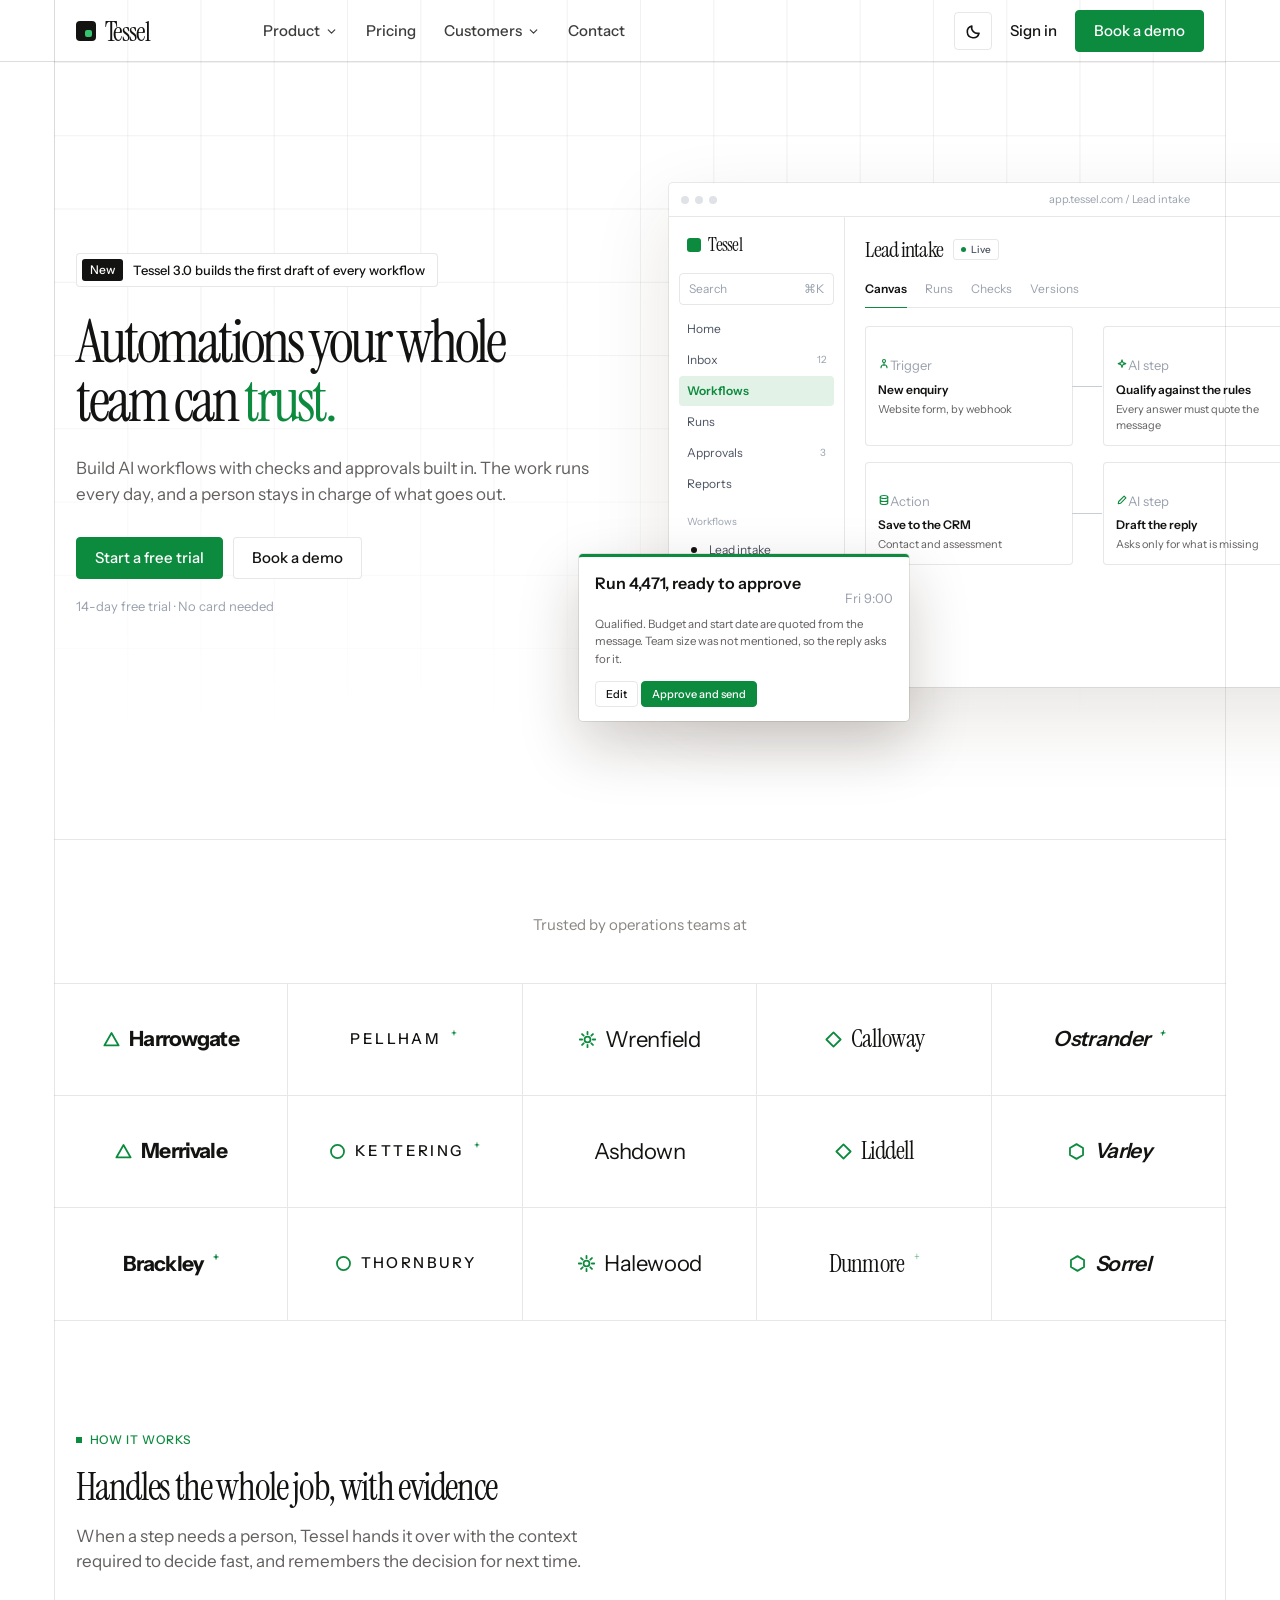
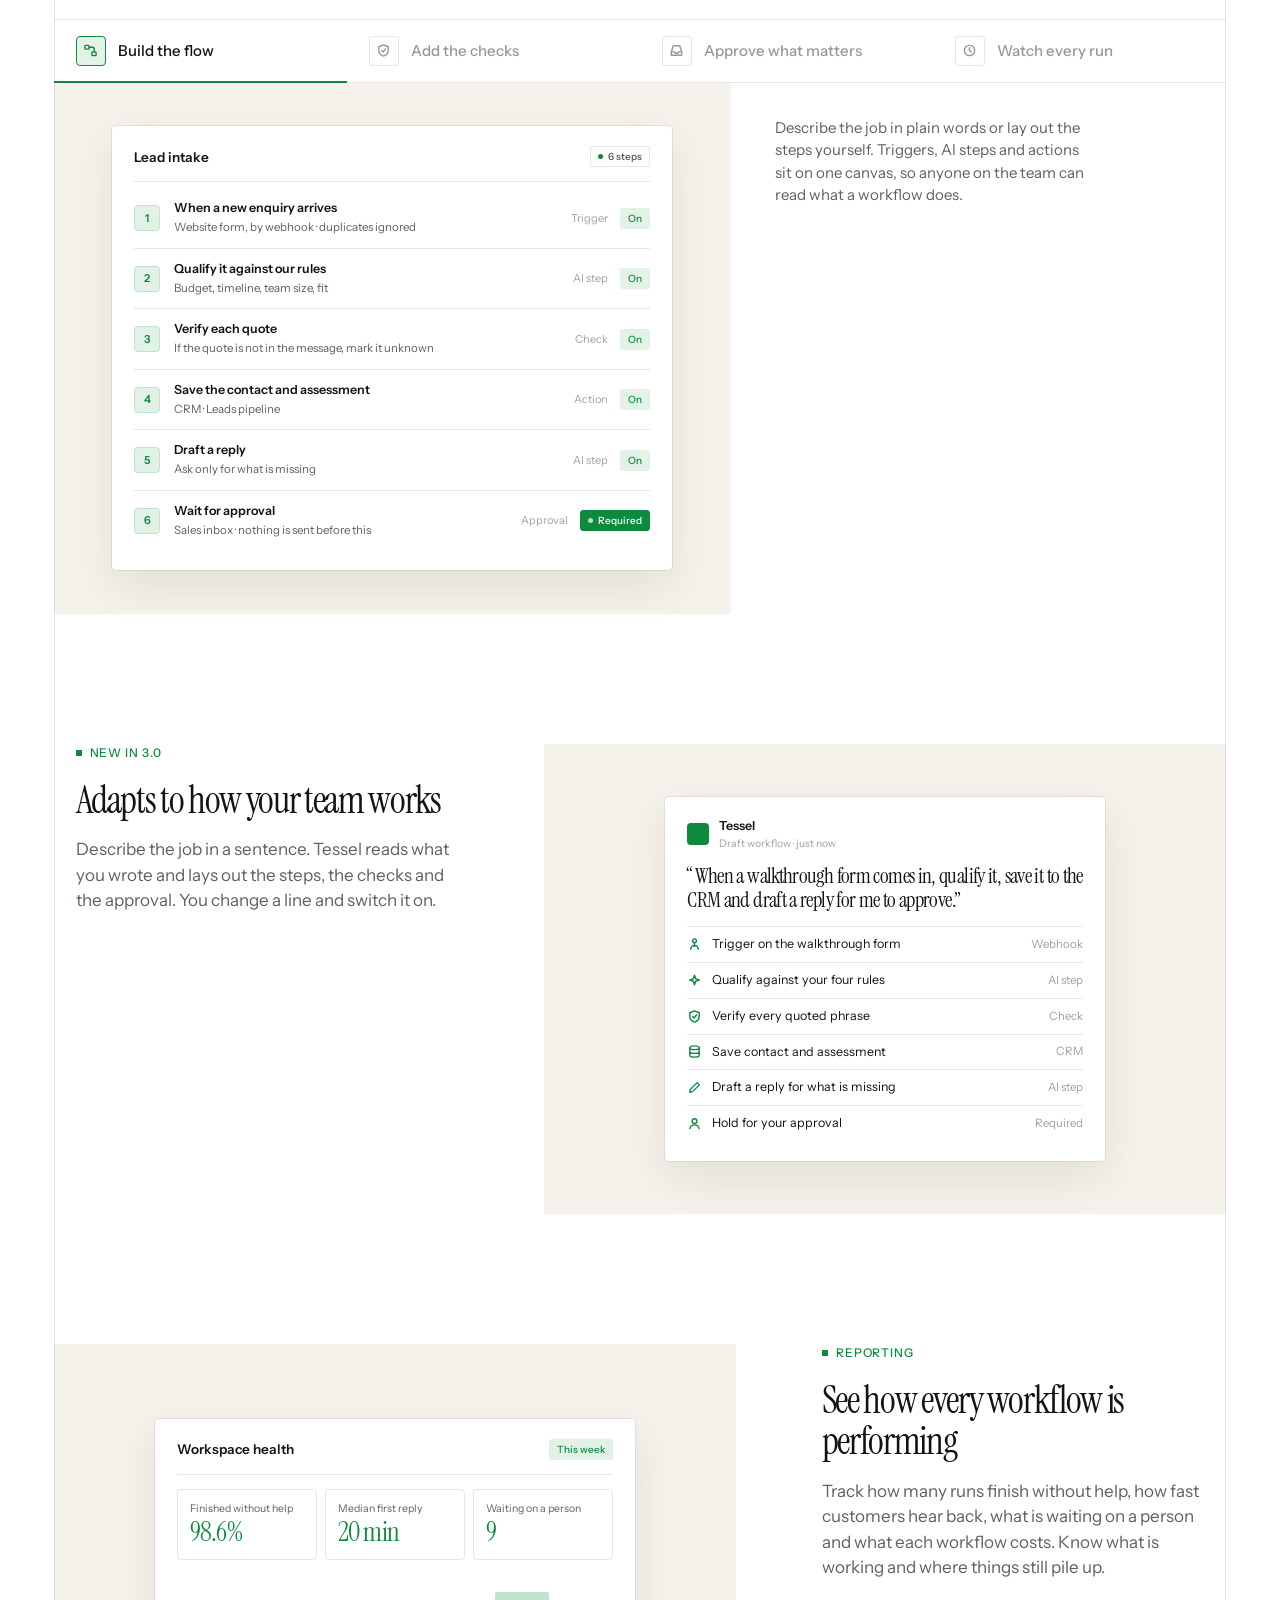
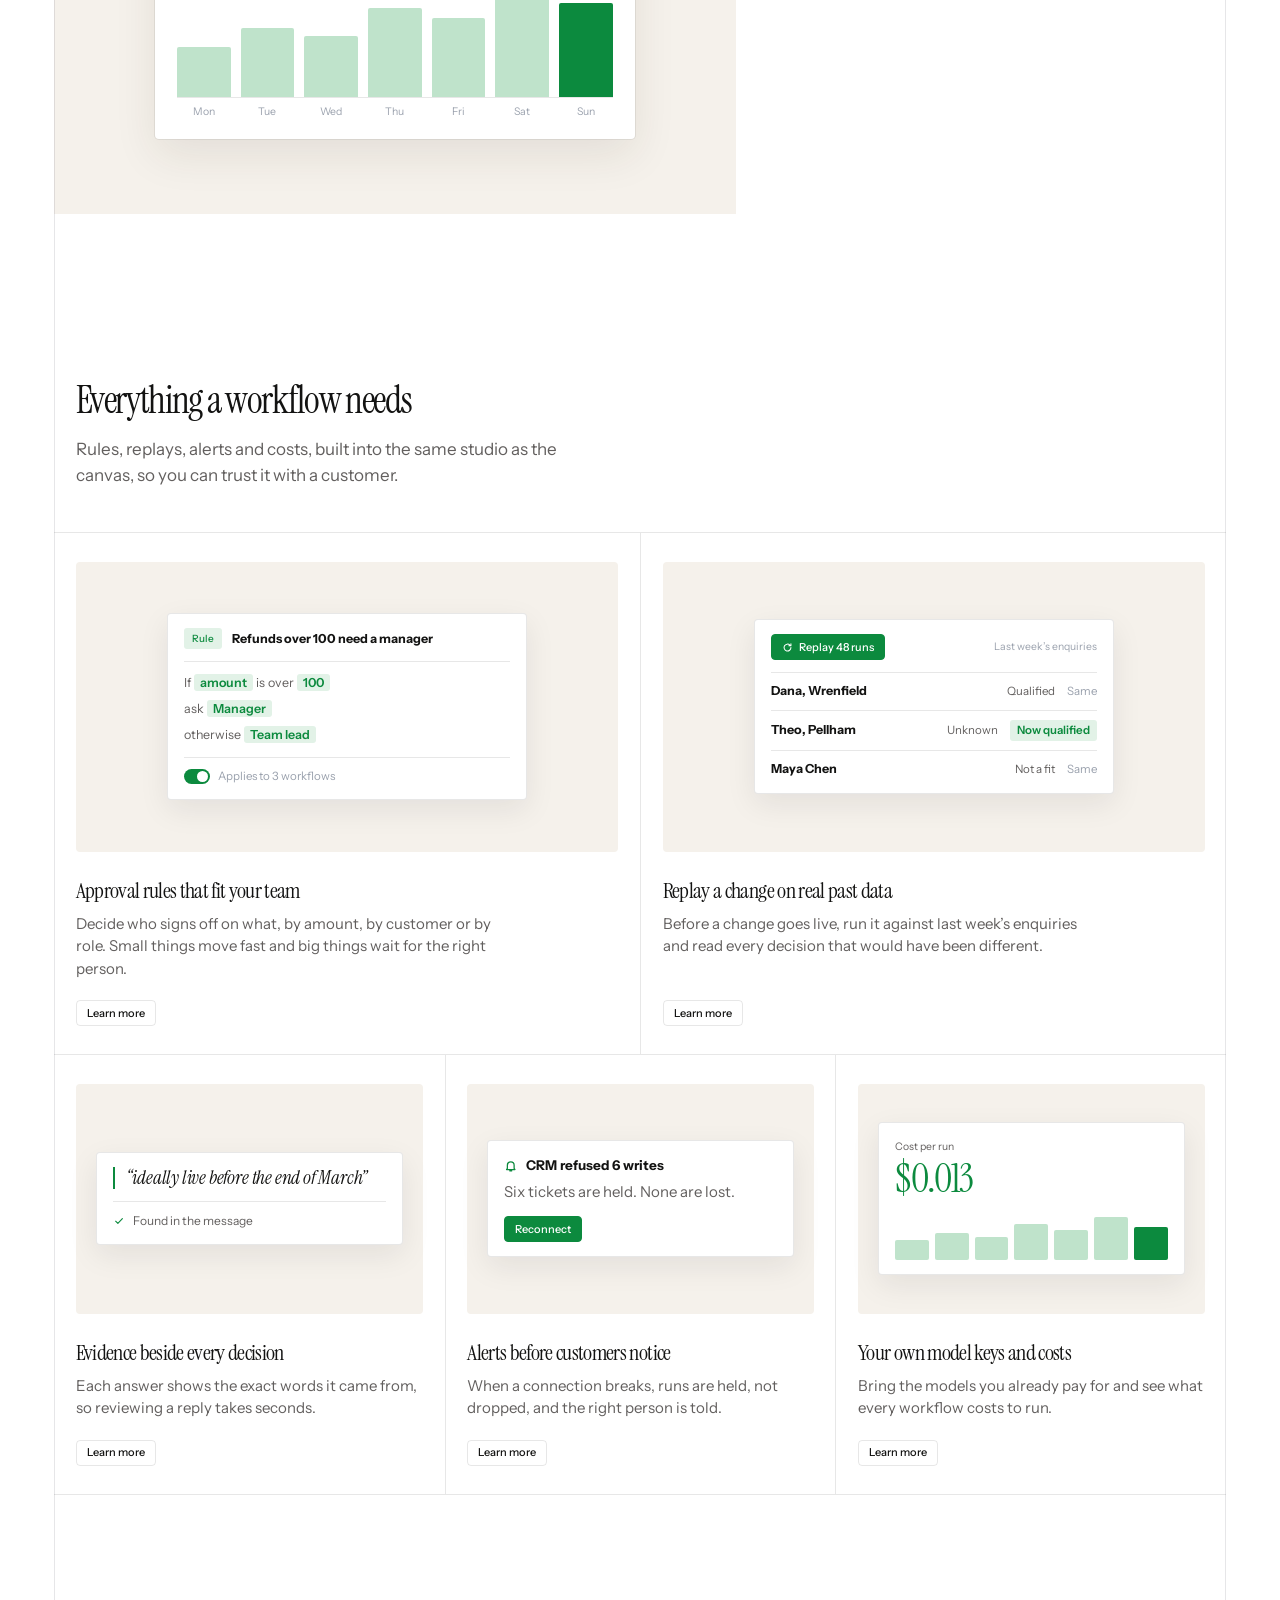
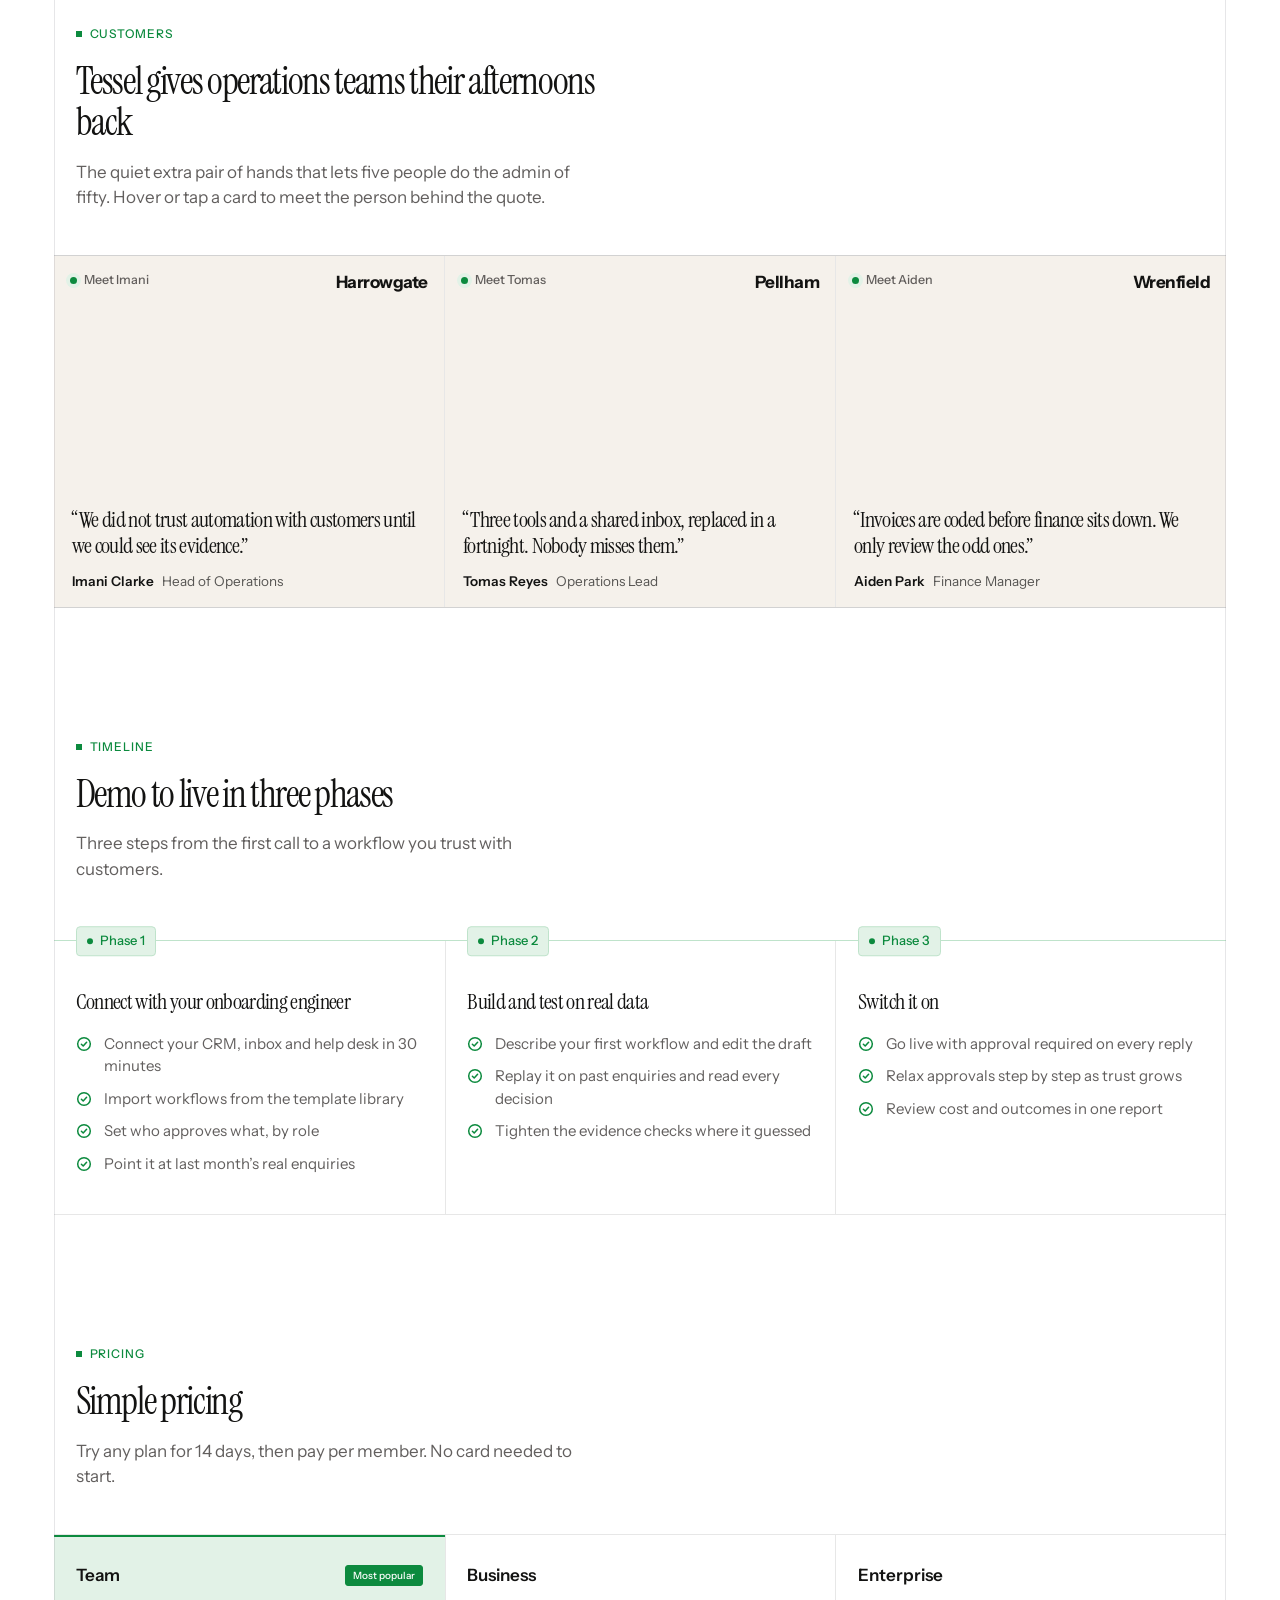
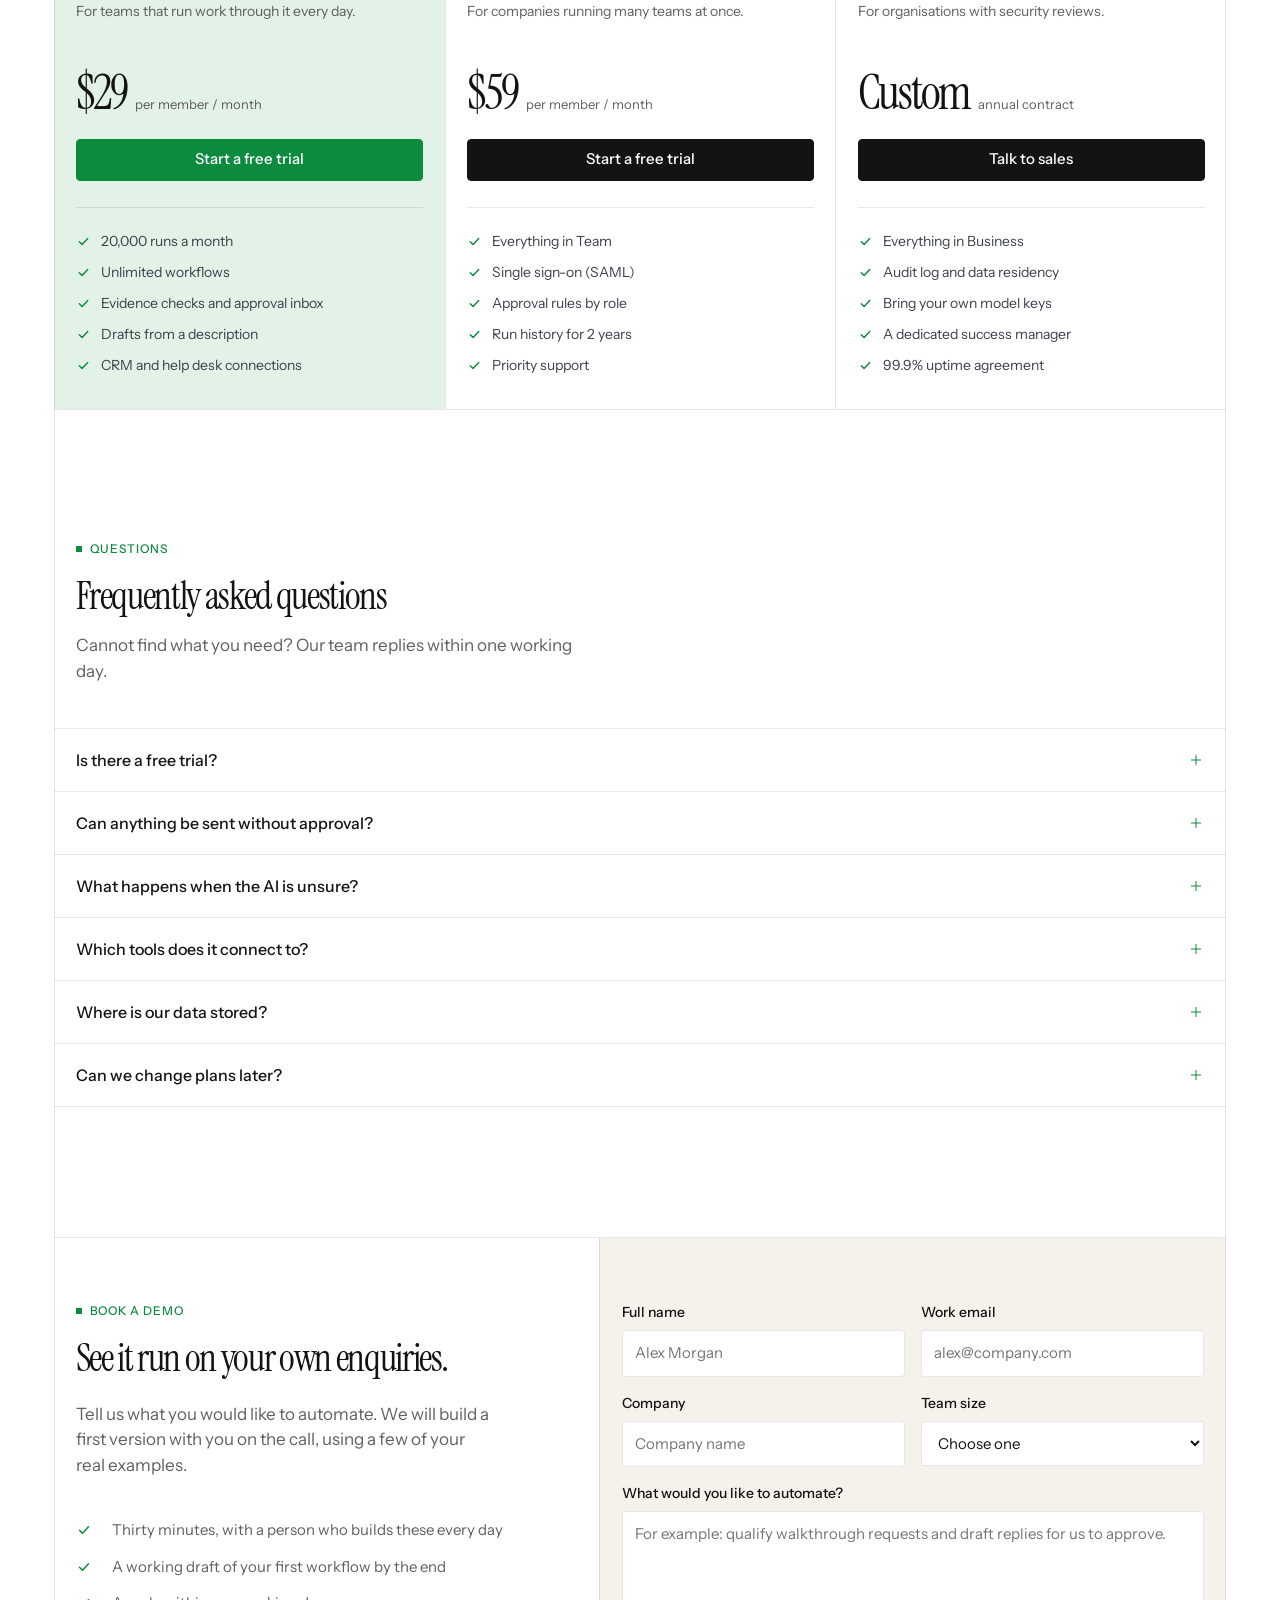
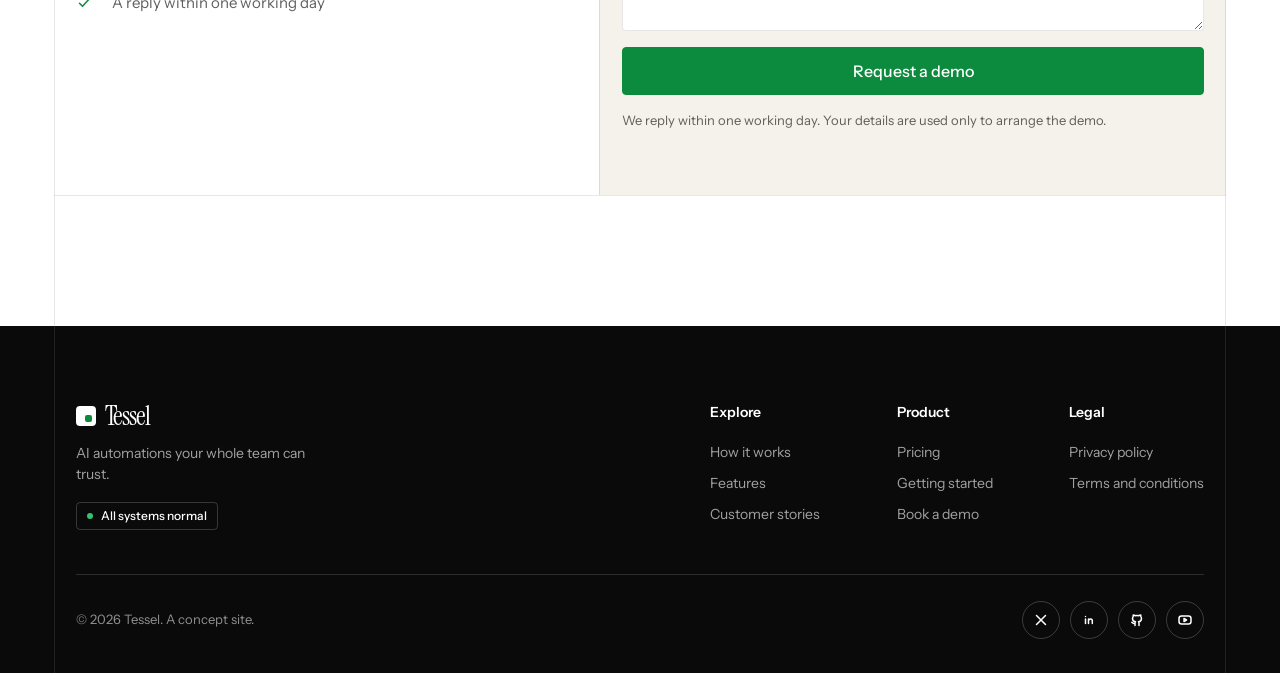
<file: v2/index.html>
<!DOCTYPE html>
<html lang="en">
<head>
<meta charset="utf-8">
<meta name="viewport" content="width=device-width,initial-scale=1">
<title>Tessel · AI automations your whole team can trust</title>
<meta name="description" content="Tessel is a studio for building AI automations with checks and approvals built in, so the work runs every day and a person stays in charge of what goes out.">
<link rel="preload" href="../assets/fonts/instrument-serif-latin-400-normal.woff2" as="font" type="font/woff2" crossorigin>
<script>try{var m=localStorage.getItem("tessel-mode");if(m)document.documentElement.dataset.mode=m}catch(e){}</script>
<link rel="stylesheet" href="../styles.css?v=1794493748">
<link rel="stylesheet" href="v2.css?v=1794493748">
</head>
<body class="v2" data-nav="light" data-top>

<svg width="0" height="0" style="position:absolute" aria-hidden="true"><defs>
  <symbol id="i-arrow" viewBox="0 0 16 16"><path d="M3 8h10M9 4l4 4-4 4"/></symbol>
  <symbol id="i-check" viewBox="0 0 16 16"><path d="m3.500 8.300 3 3 6-6.500"/></symbol>
  <symbol id="i-hook" viewBox="0 0 16 16"><circle cx="8" cy="4" r="2"/><path d="M8 6v4M4 13a4 4 0 0 1 8 0"/></symbol>
  <symbol id="i-spark" viewBox="0 0 16 16"><path d="M8 2.500l1.300 3.700L13 7.500 9.300 8.800 8 12.500 6.700 8.800 3 7.500l3.700-1.300Z"/></symbol>
  <symbol id="i-shield" viewBox="0 0 16 16"><path d="M8 2 13 4v4c0 3-2.200 5-5 6-2.800-1-5-3-5-6V4Z"/><path d="m6 8 1.500 1.500L10.200 6.500"/></symbol>
  <symbol id="i-db" viewBox="0 0 16 16"><ellipse cx="8" cy="4" rx="5" ry="2"/><path d="M3 4v8c0 1.100 2.200 2 5 2s5-.9 5-2V4M3 8c0 1.100 2.200 2 5 2s5-.9 5-2"/></symbol>
  <symbol id="i-pen" viewBox="0 0 16 16"><path d="M3 13l.6-3L10.800 2.800l2.400 2.400L6 12.400Z"/></symbol>
  <symbol id="i-user" viewBox="0 0 16 16"><circle cx="8" cy="5.500" r="2.500"/><path d="M3 13.500c.5-2.500 2.500-4 5-4s4.500 1.500 5 4"/></symbol>
  <symbol id="i-send" viewBox="0 0 16 16"><path d="M2.500 8 13.500 3 10 13.500 8 9Z"/></symbol>
  <symbol id="i-eye" viewBox="0 0 16 16"><path d="M1.500 8S4 3.500 8 3.500 14.500 8 14.500 8 12 12.500 8 12.500 1.500 8 1.500 8Z"/><circle cx="8" cy="8" r="2"/></symbol>
  <symbol id="i-tri" viewBox="0 0 16 16"><path d="M8 2.500 14 13H2Z"/></symbol>
  <symbol id="i-ring" viewBox="0 0 16 16"><circle cx="8" cy="8" r="5.500"/></symbol>
  <symbol id="i-sun" viewBox="0 0 16 16"><circle cx="8" cy="8" r="2.500"/><path d="M8 1.500v2M8 12.500v2M1.500 8h2M12.500 8h2M3.400 3.400l1.400 1.400M11.200 11.200l1.400 1.400M3.400 12.600l1.400-1.400M11.200 4.800l1.400-1.400"/></symbol>
  <symbol id="i-dia" viewBox="0 0 16 16"><path d="M8 2 14 8l-6 6-6-6Z"/></symbol>
  <symbol id="i-hex" viewBox="0 0 16 16"><path d="M8 1.800 13.500 5v6L8 14.200 2.500 11V5Z"/></symbol>
  <symbol id="i-chev" viewBox="0 0 16 16"><path d="m4 6 4 4 4-4"/></symbol>
  <symbol id="i-flow" viewBox="0 0 16 16"><rect x="2" y="2.500" width="4.500" height="4" rx="1"/><rect x="9.500" y="9.500" width="4.500" height="4" rx="1"/><path d="M6.500 4.500H10a2 2 0 0 1 2 2v3"/></symbol>
  <symbol id="i-inbox" viewBox="0 0 16 16"><path d="M2.500 9.500 4.500 3h7l2 6.500V13h-11Z"/><path d="M2.500 9.500H6l.8 1.500h2.400l.8-1.500h3.500"/></symbol>
  <symbol id="i-clock" viewBox="0 0 16 16"><circle cx="8" cy="8" r="5.500"/><path d="M8 5v3.200l2 1.300"/></symbol>
  <symbol id="i-grid" viewBox="0 0 16 16"><rect x="2.500" y="2.500" width="4.500" height="4.500" rx="1"/><rect x="9" y="2.500" width="4.500" height="4.500" rx="1"/><rect x="2.500" y="9" width="4.500" height="4.500" rx="1"/><rect x="9" y="9" width="4.500" height="4.500" rx="1"/></symbol>
  <symbol id="i-build" viewBox="0 0 16 16"><path d="M3 13.500V4l5-1.500V13.500M8 6h5v7.500M2 13.500h12M5 6v.1M5 8.500v.1M5 11v.1M10.500 8.500v.1M10.500 11v.1"/></symbol>
  <symbol id="i-truck" viewBox="0 0 16 16"><path d="M1.500 4h8v7h-8ZM9.500 6.500h3l2 2.500v2h-5"/><circle cx="4.500" cy="11.500" r="1.300"/><circle cx="11.500" cy="11.500" r="1.300"/></symbol>
  <symbol id="i-case" viewBox="0 0 16 16"><rect x="2" y="5" width="12" height="8" rx="1.200"/><path d="M6 5V3.500h4V5M2 9h12"/></symbol>
  <symbol id="i-bell" viewBox="0 0 16 16"><path d="M4 11V7.500a4 4 0 0 1 8 0V11l1 1.500H3ZM6.800 14h2.400"/></symbol>
  <symbol id="i-key" viewBox="0 0 16 16"><circle cx="5.500" cy="10.500" r="2.500"/><path d="m7.300 8.700 5.200-5.200M10.500 5.500l1.500 1.500M12 4l1.500 1.500"/></symbol>
  <symbol id="i-redo" viewBox="0 0 16 16"><path d="M13 8a5 5 0 1 1-1.500-3.500M13 2.500v3h-3"/></symbol>
</defs></svg>

<div class="frame" aria-hidden="true"><i></i><i></i></div>

<header class="nav">
  <a class="logo" href="#top"><b></b>Tessel</a>
  <nav class="nav-links" id="site-menu" aria-label="Main" data-lenis-prevent>
    <div class="has-menu">
      <button class="nl" type="button" aria-expanded="false" aria-controls="menu-product">Product <svg class="i"><use href="#i-chev"/></svg></button>
      <div class="mega" id="menu-product"><div class="mega-in wide">
        <div class="mg">
          <a href="#how"><i><svg class="i"><use href="#i-flow"/></svg></i><span><b>Workflow canvas</b>Triggers, AI steps and actions on one page.</span></a>
          <a href="#how"><i><svg class="i"><use href="#i-shield"/></svg></i><span><b>Evidence checks</b>Every AI answer has to quote its source.</span></a>
          <a href="#how"><i><svg class="i"><use href="#i-inbox"/></svg></i><span><b>Approval inbox</b>Nothing reaches a customer without a yes.</span></a>
          <a href="#how"><i><svg class="i"><use href="#i-clock"/></svg></i><span><b>Run history</b>What ran, what it decided and why.</span></a>
          <a href="#new"><i><svg class="i"><use href="#i-spark"/></svg></i><span><b>Drafts from a description</b>Type the job and get a first version.</span></a>
          <a href="#features"><i><svg class="i"><use href="#i-grid"/></svg></i><span><b>All features</b>Rules, replays, alerts and model keys.</span></a>
        </div>
        <a class="mg-card" href="#new"><img src="../assets/t1.jpg" alt="" loading="lazy"><small>New in 3.0</small><b>Workflows drafted from a description</b><span>See how it works <svg class="i"><use href="#i-arrow"/></svg></span></a>
      </div></div>
    </div>
    <a class="nl" href="#pricing">Pricing</a>
    <div class="has-menu">
      <button class="nl" type="button" aria-expanded="false" aria-controls="menu-customers">Customers <svg class="i"><use href="#i-chev"/></svg></button>
      <div class="mega" id="menu-customers"><div class="mega-in">
        <div class="mg one">
          <a href="#customers"><i><svg class="i"><use href="#i-build"/></svg></i><span><b>Harrowgate</b>Property. Every enquiry answered the same morning.</span></a>
          <a href="#customers"><i><svg class="i"><use href="#i-truck"/></svg></i><span><b>Pellham</b>Logistics. Three tools and a shared inbox replaced.</span></a>
          <a href="#customers"><i><svg class="i"><use href="#i-case"/></svg></i><span><b>Wrenfield</b>Professional services. Invoices coded before finance arrives.</span></a>
        </div>
        <a class="mg-card" href="#customers"><img src="../assets/c1.jpg" alt="" loading="lazy"><small>Customer stories</small><b>Teams that stopped copying and pasting</b><span>Read the stories <svg class="i"><use href="#i-arrow"/></svg></span></a>
      </div></div>
    </div>
    <a class="nl" href="#demo">Contact</a>
    <div class="m-cta"><a class="btn" href="#demo">Sign in</a><a class="btn dark" href="#demo">Book a demo</a></div>
  </nav>
  <div class="nav-cta"><button class="mode" type="button" aria-label="Switch to dark theme" aria-pressed="false"><svg class="i moon" viewBox="0 0 16 16"><path d="M13.200 9.600A5.600 5.600 0 0 1 6.400 2.800a5.600 5.600 0 1 0 6.800 6.800Z"/></svg><svg class="i sun" viewBox="0 0 16 16"><circle cx="8" cy="8" r="2.800"/><path d="M8 1.500v1.700M8 12.800v1.700M1.500 8h1.700M12.800 8h1.700M3.400 3.400l1.200 1.200M11.400 11.400l1.200 1.200M3.400 12.600l1.200-1.200M11.400 4.600l1.200-1.200"/></svg></button><a class="signin" href="#demo">Sign in</a><a class="btn dark" href="#demo">Book a demo</a><button class="burger" type="button" aria-label="Open menu" aria-expanded="false" aria-controls="site-menu"><i></i><i></i></button></div>
</header>

<main id="top">

<section class="hero2" data-theme="light">
  <div class="h2-copy">
    <a class="pill rv" href="#new"><b>New</b>Tessel 3.0 builds the first draft of every workflow</a>
    <h1 class="rv">Automations your whole <br>team can <em>trust.</em></h1>
    <p class="lead rv d1">Build AI workflows with checks and approvals built in. The work runs every day, and a person stays in charge of what goes out.</p>
    <div class="cta rv d2"><a class="btn dark" href="#pricing">Start a free trial</a><a class="btn" href="#demo">Book a demo</a></div>
    <small class="rv d2">14-day free trial · No card needed</small>
  </div>
  <div class="h2-vis rv d1">
    <div class="win">
      <div class="win-bar"><i></i><i></i><i></i><span>app.tessel.com / Lead intake</span></div>
      <div class="app">
        <aside class="side">
          <div class="brand"><b></b>Tessel</div>
          <div class="srch">Search <span>⌘K</span></div>
          <a>Home</a><a>Inbox <em>12</em></a><a class="on">Workflows</a><a>Runs</a><a>Approvals <em>3</em></a><a>Reports</a>
          <div class="grp">Workflows</div>
          <a><i class="dot"></i>Lead intake</a><a><i class="dot"></i>Invoice coding</a><a><i class="dot"></i>Support triage</a><a><i class="dot o"></i>Weekly report</a>
        </aside>
        <div class="main">
          <div class="hd"><b>Lead intake</b><span class="tag">Live</span><div class="avs"><span><i>MA</i><i>TH</i><i>JR</i></span><span class="mini">Share</span></div></div>
          <div class="tabs"><b>Canvas</b><span>Runs</span><span>Checks</span><span>Versions</span></div>
          <div class="flow-g">
            <div class="node"><small><svg class="i"><use href="#i-hook"/></svg>Trigger</small><b>New enquiry</b><p>Website form, by webhook</p></div>
            <div class="node"><small><svg class="i"><use href="#i-spark"/></svg>AI step</small><b>Qualify against the rules</b><p>Every answer must quote the message</p></div>
            <div class="node"><small><svg class="i"><use href="#i-shield"/></svg>Check</small><b>Verify each quote</b><p>Not found becomes unknown</p></div>
            <div class="node"><small><svg class="i"><use href="#i-db"/></svg>Action</small><b>Save to the CRM</b><p>Contact and assessment</p></div>
            <div class="node"><small><svg class="i"><use href="#i-pen"/></svg>AI step</small><b>Draft the reply</b><p>Asks only for what is missing</p></div>
            <div class="node live"><small><svg class="i"><use href="#i-user"/></svg>Approval</small><b>Wait for a person</b><p>3 replies waiting</p></div>
          </div>
        </div>
      </div>
    </div>
    <div class="floaty">
        <div class="t">Run 4,471, ready to approve <small>Fri 9:00</small></div>
        <p>Qualified. Budget and start date are quoted from the message. Team size was not mentioned, so the reply asks for it.</p>
        <span class="mini">Edit</span> <span class="mini k">Approve and send</span>
      </div>
  </div>
</section>

<section class="logos2" data-theme="light">
  <p class="rv">Trusted by operations teams at</p>
  <div class="lgrid rv"><span class="lg a"><svg class="i"><use href="#i-tri"/></svg>Harrowgate</span><span class="lg c">Pellham<sup>+</sup></span><span class="lg e"><svg class="i"><use href="#i-sun"/></svg>Wrenfield</span><span class="lg b"><svg class="i"><use href="#i-dia"/></svg>Calloway</span><span class="lg d">Ostrander<sup>+</sup></span><span class="lg a"><svg class="i"><use href="#i-tri"/></svg>Merrivale</span><span class="lg c"><svg class="i"><use href="#i-ring"/></svg>Kettering<sup>+</sup></span><span class="lg e">Ashdown</span><span class="lg b"><svg class="i"><use href="#i-dia"/></svg>Liddell</span><span class="lg d"><svg class="i"><use href="#i-hex"/></svg>Varley</span><span class="lg a">Brackley<sup>+</sup></span><span class="lg c"><svg class="i"><use href="#i-ring"/></svg>Thornbury</span><span class="lg e"><svg class="i"><use href="#i-sun"/></svg>Halewood</span><span class="lg b">Dunmore<sup>+</sup></span><span class="lg d"><svg class="i"><use href="#i-hex"/></svg>Sorrel</span></div>
</section>

<section class="walk" id="how" data-theme="light">
  <div class="shead"><span class="kick rv">How it works</span><h2 class="rv">Handles the whole job, with evidence</h2><p class="lead rv">When a step needs a person, Tessel hands it over with the context required to decide fast, and remembers the decision for next time.</p></div>
  <div class="tablist rv" role="tablist"><button class="tab on" type="button" role="tab" aria-selected="true" data-t="0"><i><svg class="i"><use href="#i-flow"/></svg></i>Build the flow</button><button class="tab" type="button" role="tab" aria-selected="false" data-t="1"><i><svg class="i"><use href="#i-shield"/></svg></i>Add the checks</button><button class="tab" type="button" role="tab" aria-selected="false" data-t="2"><i><svg class="i"><use href="#i-inbox"/></svg></i>Approve what matters</button><button class="tab" type="button" role="tab" aria-selected="false" data-t="3"><i><svg class="i"><use href="#i-clock"/></svg></i>Watch every run</button></div>
  <div class="panes"><div class="pane on" role="tabpanel"><div class="bp"><div class="panel">
        <div class="ph">Lead intake <span class="tag">6 steps</span></div>
        <div class="row"><span class="n">1</span><div><b>When a new enquiry arrives</b><small>Website form, by webhook · duplicates ignored</small></div><em>Trigger</em><span class="tag plain">On</span></div>
        <div class="row"><span class="n">2</span><div><b>Qualify it against our rules</b><small>Budget, timeline, team size, fit</small></div><em>AI step</em><span class="tag plain">On</span></div>
        <div class="row"><span class="n">3</span><div><b>Verify each quote</b><small>If the quote is not in the message, mark it unknown</small></div><em>Check</em><span class="tag plain">On</span></div>
        <div class="row"><span class="n">4</span><div><b>Save the contact and assessment</b><small>CRM · Leads pipeline</small></div><em>Action</em><span class="tag plain">On</span></div>
        <div class="row"><span class="n">5</span><div><b>Draft a reply</b><small>Ask only for what is missing</small></div><em>AI step</em><span class="tag plain">On</span></div>
        <div class="row"><span class="n">6</span><div><b>Wait for approval</b><small>Sales inbox · nothing is sent before this</small></div><em>Approval</em><span class="tag k">Required</span></div>
      </div></div><p>Describe the job in plain words or lay out the steps yourself. Triggers, AI steps and actions sit on one canvas, so anyone on the team can read what a workflow does.</p></div><div class="pane" role="tabpanel"><div class="bp"><div class="panel">
        <div class="ph">Evidence check, run 4,471 <span class="tag">3 of 4 verified</span></div>
        <div class="row"><span class="n ok">✓</span><div><b>Budget: over 10k</b><span class="q">“we have set aside around twelve thousand”</span></div><em>Found</em><span class="tag plain">Verified</span></div>
        <div class="row"><span class="n ok">✓</span><div><b>Timeline: this quarter</b><span class="q">“ideally live before the end of March”</span></div><em>Found</em><span class="tag plain">Verified</span></div>
        <div class="row"><span class="n ok">✓</span><div><b>Decision maker: yes</b><span class="q">“I run operations and sign this off”</span></div><em>Found</em><span class="tag plain">Verified</span></div>
        <div class="row"><span class="n no">?</span><div><b>Team size: 40 people</b><span class="q">“a team of about forty”</span></div><em>Not in message</em><span class="tag k">Set to unknown</span></div>
      </div></div><p>Make the AI show its evidence. Tessel verifies every quote against the source message, and anything it cannot find is marked unknown before the run moves on.</p></div><div class="pane" role="tabpanel"><div class="bp"><div class="panel">
        <div class="ph">Approvals <span class="tag">3 waiting</span></div>
        <div class="row"><span class="n">R</span><div><b>Reply to Dana at Wrenfield</b><small>Lead intake · asks for team size</small></div><em>2 min ago</em><span class="mini k">Approve</span></div>
        <div class="row"><span class="n">£</span><div><b>Refund 48.00 to Maya Chen</b><small>Billing · duplicate charge, September</small></div><em>14 min ago</em><span class="mini k">Approve</span></div>
        <div class="row"><span class="n">R</span><div><b>Reply to Pellham support ticket</b><small>Support triage · delivery date change</small></div><em>1 hour ago</em><span class="mini k">Approve</span></div>
        <div class="row"><span class="n ok">✓</span><div><b>Weekly report to leadership</b><small>Approved by Theo · sent Fri 9:00</small></div><em>Yesterday</em><span class="tag plain">Sent</span></div>
      </div></div><p>Replies, refunds and anything a customer will see wait in one inbox until a person says yes. The evidence sits beside each decision, so approving takes seconds.</p></div><div class="pane" role="tabpanel"><div class="bp"><div class="panel">
        <div class="ph">Runs, this week <span class="tag">1,284 runs</span></div>
        <div class="row"><span class="n ok">✓</span><div><b>Lead intake</b><small>412 runs · 9 waiting for approval</small></div><em>Today</em><span class="tag plain">Healthy</span></div>
        <div class="row"><span class="n ok">✓</span><div><b>Invoice coding</b><small>655 runs · 12 sent to finance</small></div><em>Today</em><span class="tag plain">Healthy</span></div>
        <div class="row"><span class="n no">!</span><div><b>Support triage</b><small>217 runs · CRM refused 6 writes</small></div><em>2 hours ago</em><span class="tag k">Needs a look</span></div>
        <div class="two"><div class="box"><b>Support triage is failing to save</b><p style="color:var(--muted);margin:6px 0 12px">The CRM key expired on Tuesday. Six tickets are held, none are lost.</p><span class="mini k">Reconnect the CRM</span></div><div class="box"><div class="big">98.6%</div><div class="trk"><i style="width:98.6%"></i></div><small style="color:var(--muted)">of runs finished without a person stepping in</small></div></div>
      </div></div><p>See what ran, what it decided and why. When a connection breaks, runs are held, not dropped, and the right person is told before a customer notices.</p></div></div>
</section>

<section class="split" id="new" data-theme="light">
  <div class="stext"><span class="kick rv">New in 3.0</span><h2 class="rv">Adapts to how your team works</h2><p class="lead rv">Describe the job in a sentence. Tessel reads what you wrote and lays out the steps, the checks and the approval. You change a line and switch it on.</p></div>
  <div class="bp tall rv"><div class="panel draft">
    <div class="who"><b></b><div>Tessel<small>Draft workflow · just now</small></div></div>
    <p class="ask">“When a walkthrough form comes in, qualify it, save it to the CRM and draft a reply for me to approve.”</p>
    <ul>
      <li><svg class="i"><use href="#i-hook"/></svg>Trigger on the walkthrough form<em>Webhook</em></li>
      <li><svg class="i"><use href="#i-spark"/></svg>Qualify against your four rules<em>AI step</em></li>
      <li><svg class="i"><use href="#i-shield"/></svg>Verify every quoted phrase<em>Check</em></li>
      <li><svg class="i"><use href="#i-db"/></svg>Save contact and assessment<em>CRM</em></li>
      <li><svg class="i"><use href="#i-pen"/></svg>Draft a reply for what is missing<em>AI step</em></li>
      <li><svg class="i"><use href="#i-user"/></svg>Hold for your approval<em>Required</em></li>
    </ul>
  </div></div>
</section>

<section class="split rev" data-theme="light">
  <div class="bp tall rv"><div class="panel dash">
    <div class="ph">Workspace health <span class="tag plain">This week</span></div>
    <div class="tiles"><div><small>Finished without help</small><b>98.6%</b></div><div><small>Median first reply</small><b>20 min</b></div><div><small>Waiting on a person</small><b>9</b></div></div>
    <div class="chart"><i style="--h:42%"></i><i style="--h:58%"></i><i style="--h:51%"></i><i style="--h:74%"></i><i style="--h:66%"></i><i style="--h:88%"></i><i class="on" style="--h:79%"></i></div>
    <div class="days"><span>Mon</span><span>Tue</span><span>Wed</span><span>Thu</span><span>Fri</span><span>Sat</span><span>Sun</span></div>
  </div></div>
  <div class="stext"><span class="kick rv">Reporting</span><h2 class="rv">See how every workflow is performing</h2><p class="lead rv">Track how many runs finish without help, how fast customers hear back, what is waiting on a person and what each workflow costs. Know what is working and where things still pile up.</p></div>
</section>

<section class="feats" id="features" data-theme="light">
  <div class="shead"><span class="kick rv">Features</span><h2 class="rv">Everything a workflow needs</h2><p class="lead rv">Rules, replays, alerts and costs, built into the same studio as the canvas, so you can trust it with a customer.</p></div>
  <div class="fgridc">
    <article class="fc big rv">
      <div class="fart"><div class="fa-rule">
        <div class="r1"><span class="tag plain">Rule</span><b>Refunds over 100 need a manager</b></div>
        <div class="r2"><span>If <em>amount</em> is over <em>100</em></span><span>ask <em>Manager</em></span><span>otherwise <em>Team lead</em></span></div>
        <div class="r3"><i></i>Applies to 3 workflows</div>
      </div></div>
      <h3>Approval rules that fit your team</h3><p>Decide who signs off on what, by amount, by customer or by role. Small things move fast and big things wait for the right person.</p><a class="mini" href="#demo">Learn more</a>
    </article>
    <article class="fc big rv d1">
      <div class="fart"><div class="fa-replay">
        <div class="bar"><span class="mini k"><svg class="i"><use href="#i-redo"/></svg> Replay 48 runs</span><small>Last week’s enquiries</small></div>
        <div class="rr"><b>Dana, Wrenfield</b><span>Qualified</span><span class="same">Same</span></div>
        <div class="rr"><b>Theo, Pellham</b><span>Unknown</span><span class="chg">Now qualified</span></div>
        <div class="rr"><b>Maya Chen</b><span>Not a fit</span><span class="same">Same</span></div>
      </div></div>
      <h3>Replay a change on real past data</h3><p>Before a change goes live, run it against last week’s enquiries and read every decision that would have been different.</p><a class="mini" href="#demo">Learn more</a>
    </article>
    <article class="fc rv">
      <div class="fart"><div class="fa-quote"><span class="q">“ideally live before the end of March”</span><div><svg class="i ok"><use href="#i-check"/></svg>Found in the message</div></div></div>
      <h3>Evidence beside every decision</h3><p>Each answer shows the exact words it came from, so reviewing a reply takes seconds.</p><a class="mini" href="#demo">Learn more</a>
    </article>
    <article class="fc rv d1">
      <div class="fart"><div class="fa-alert"><div><svg class="i"><use href="#i-bell"/></svg><b>CRM refused 6 writes</b></div><p>Six tickets are held. None are lost.</p><span class="mini k">Reconnect</span></div></div>
      <h3>Alerts before customers notice</h3><p>When a connection breaks, runs are held, not dropped, and the right person is told.</p><a class="mini" href="#demo">Learn more</a>
    </article>
    <article class="fc rv d2">
      <div class="fart"><div class="fa-cost"><small>Cost per run</small><b>$0.013</b><div class="bars"><i style="height:38%"></i><i style="height:52%"></i><i style="height:44%"></i><i style="height:70%"></i><i style="height:58%"></i><i style="height:82%"></i><i class="on" style="height:64%"></i></div></div></div>
      <h3>Your own model keys and costs</h3><p>Bring the models you already pay for and see what every workflow costs to run.</p><a class="mini" href="#demo">Learn more</a>
    </article>
  </div>
</section>

<section class="voices" id="customers" data-theme="light">
  <div class="shead"><span class="kick rv">Customers</span><h2 class="rv">Tessel gives operations teams their afternoons back</h2><p class="lead rv">The quiet extra pair of hands that lets five people do the admin of fifty. Hover or tap a card to meet the person behind the quote.</p></div>
  <div class="vgrid"><figure class="voice rv" tabindex="0"><img src="../assets/p1.jpg" alt="Imani Clarke, Head of Operations at Harrowgate" loading="lazy"><span class="co">Harrowgate</span><span class="peek"><i></i>Meet Imani</span><figcaption><q>“We did not trust automation with customers until we could see its evidence.”</q><b>Imani Clarke</b><span>Head of Operations</span></figcaption></figure><figure class="voice rv d1" tabindex="0"><img src="../assets/p2.jpg" alt="Tomas Reyes, Operations Lead at Pellham" loading="lazy"><span class="co">Pellham</span><span class="peek"><i></i>Meet Tomas</span><figcaption><q>“Three tools and a shared inbox, replaced in a fortnight. Nobody misses them.”</q><b>Tomas Reyes</b><span>Operations Lead</span></figcaption></figure><figure class="voice rv d2" tabindex="0"><img src="../assets/p3.jpg" alt="Aiden Park, Finance Manager at Wrenfield" loading="lazy"><span class="co">Wrenfield</span><span class="peek"><i></i>Meet Aiden</span><figcaption><q>“Invoices are coded before finance sits down. We only review the odd ones.”</q><b>Aiden Park</b><span>Finance Manager</span></figcaption></figure></div>
</section>

<section class="phases" id="phases" data-theme="light">
  <div class="shead"><span class="kick rv">Timeline</span><h2 class="rv">Demo to live in three phases</h2><p class="lead rv">Three steps from the first call to a workflow you trust with customers.</p></div>
  <div class="pgrid"><div class="phase rv"><span class="chip">Phase 1</span><h3>Connect with your onboarding engineer</h3><ul><li><svg class="i" viewBox="0 0 16 16"><circle cx="8" cy="8" r="6.300"/><path d="m5.400 8.200 1.800 1.800 3.400-3.800"/></svg>Connect your CRM, inbox and help desk in 30 minutes</li><li><svg class="i" viewBox="0 0 16 16"><circle cx="8" cy="8" r="6.300"/><path d="m5.400 8.200 1.800 1.800 3.400-3.800"/></svg>Import workflows from the template library</li><li><svg class="i" viewBox="0 0 16 16"><circle cx="8" cy="8" r="6.300"/><path d="m5.400 8.200 1.800 1.800 3.400-3.800"/></svg>Set who approves what, by role</li><li><svg class="i" viewBox="0 0 16 16"><circle cx="8" cy="8" r="6.300"/><path d="m5.400 8.200 1.800 1.800 3.400-3.800"/></svg>Point it at last month’s real enquiries</li></ul></div><div class="phase rv d1"><span class="chip">Phase 2</span><h3>Build and test on real data</h3><ul><li><svg class="i" viewBox="0 0 16 16"><circle cx="8" cy="8" r="6.300"/><path d="m5.400 8.200 1.800 1.800 3.400-3.800"/></svg>Describe your first workflow and edit the draft</li><li><svg class="i" viewBox="0 0 16 16"><circle cx="8" cy="8" r="6.300"/><path d="m5.400 8.200 1.800 1.800 3.400-3.800"/></svg>Replay it on past enquiries and read every decision</li><li><svg class="i" viewBox="0 0 16 16"><circle cx="8" cy="8" r="6.300"/><path d="m5.400 8.200 1.800 1.800 3.400-3.800"/></svg>Tighten the evidence checks where it guessed</li></ul></div><div class="phase rv d2"><span class="chip">Phase 3</span><h3>Switch it on</h3><ul><li><svg class="i" viewBox="0 0 16 16"><circle cx="8" cy="8" r="6.300"/><path d="m5.400 8.200 1.800 1.800 3.400-3.800"/></svg>Go live with approval required on every reply</li><li><svg class="i" viewBox="0 0 16 16"><circle cx="8" cy="8" r="6.300"/><path d="m5.400 8.200 1.800 1.800 3.400-3.800"/></svg>Relax approvals step by step as trust grows</li><li><svg class="i" viewBox="0 0 16 16"><circle cx="8" cy="8" r="6.300"/><path d="m5.400 8.200 1.800 1.800 3.400-3.800"/></svg>Review cost and outcomes in one report</li></ul></div></div>
</section>

<section class="price" id="pricing" data-theme="light">
  <div class="shead"><span class="kick rv">Pricing</span><h2 class="rv">Simple pricing</h2><p class="lead rv">Try any plan for 14 days, then pay per member. No card needed to start.</p></div>
  <div class="plans">
    <div class="plan pop rv"><div class="nm">Team <span class="tag k plain">Most popular</span></div><p>For teams that run work through it every day.</p><div class="amt"><b>$29</b>per member / month</div><a class="btn dark" href="#demo">Start a free trial</a><ul><li><svg class="i"><use href="#i-check"/></svg>20,000 runs a month</li><li><svg class="i"><use href="#i-check"/></svg>Unlimited workflows</li><li><svg class="i"><use href="#i-check"/></svg>Evidence checks and approval inbox</li><li><svg class="i"><use href="#i-check"/></svg>Drafts from a description</li><li><svg class="i"><use href="#i-check"/></svg>CRM and help desk connections</li></ul></div>
    <div class="plan rv d1"><div class="nm">Business</div><p>For companies running many teams at once.</p><div class="amt"><b>$59</b>per member / month</div><a class="btn dark" href="#demo">Start a free trial</a><ul><li><svg class="i"><use href="#i-check"/></svg>Everything in Team</li><li><svg class="i"><use href="#i-check"/></svg>Single sign-on (SAML)</li><li><svg class="i"><use href="#i-check"/></svg>Approval rules by role</li><li><svg class="i"><use href="#i-check"/></svg>Run history for 2 years</li><li><svg class="i"><use href="#i-check"/></svg>Priority support</li></ul></div>
    <div class="plan rv d2"><div class="nm">Enterprise</div><p>For organisations with security reviews.</p><div class="amt"><b>Custom</b>annual contract</div><a class="btn dark" href="#demo">Talk to sales</a><ul><li><svg class="i"><use href="#i-check"/></svg>Everything in Business</li><li><svg class="i"><use href="#i-check"/></svg>Audit log and data residency</li><li><svg class="i"><use href="#i-check"/></svg>Bring your own model keys</li><li><svg class="i"><use href="#i-check"/></svg>A dedicated success manager</li><li><svg class="i"><use href="#i-check"/></svg>99.9% uptime agreement</li></ul></div>
  </div>
</section>

<section class="faq faq2" data-theme="light">
  <div class="shead"><span class="kick rv">Questions</span><h2 class="rv">Frequently asked questions</h2><p class="lead rv">Cannot find what you need? Our team replies within one working day.</p></div>
  <div class="qa rv">
    <details><summary>Is there a free trial?<i></i></summary><p>Yes. Every plan starts with a 14-day trial and no card on file. If you do nothing at the end, the workspace pauses and nothing is charged.</p></details>
    <details><summary>Can anything be sent without approval?<i></i></summary><p>Only if you decide it can. Every workflow starts with approval required on anything a customer will see. You can relax that step by step once you trust what it writes.</p></details>
    <details><summary>What happens when the AI is unsure?<i></i></summary><p>It has to quote its source for every answer. If the quote is not in the original message, Tessel marks that answer unknown and the reply asks for it instead of guessing.</p></details>
    <details><summary>Which tools does it connect to?<i></i></summary><p>The common CRMs, help desks, inboxes, calendars and ledgers, plus anything with a webhook or an API. If you already run n8n, Tessel can call your existing workflows as steps.</p></details>
    <details><summary>Where is our data stored?<i></i></summary><p>In the region you choose when you sign up. Your data is never used to train models, and Enterprise plans can bring their own model keys.</p></details>
    <details><summary>Can we change plans later?<i></i></summary><p>At any time. Upgrades apply straight away and downgrades take effect at the end of the billing period.</p></details>
  </div>
</section>

<section class="demo" id="demo" data-theme="light">
  <div class="txt">
    <span class="kick rv">Book a demo</span>
    <h2 class="rv">See it run on your own enquiries.</h2>
    <p class="lead rv">Tell us what you would like to automate. We will build a first version with you on the call, using a few of your real examples.</p>
    <ul class="pts">
      <li class="rv"><svg class="i"><use href="#i-check"/></svg><span>Thirty minutes, with a person who builds these every day</span></li>
      <li class="rv d1"><svg class="i"><use href="#i-check"/></svg><span>A working draft of your first workflow by the end</span></li>
      <li class="rv d2"><svg class="i"><use href="#i-check"/></svg><span>A reply within one working day</span></li>
    </ul>
  </div>
  <form id="demo-form" novalidate>
    <label class="fld">Full name<input name="name" type="text" autocomplete="name" required placeholder="Alex Morgan"></label>
    <label class="fld">Work email<input name="email" type="email" autocomplete="email" required placeholder="alex@company.com"></label>
    <label class="fld">Company<input name="company" type="text" autocomplete="organization" required placeholder="Company name"></label>
    <label class="fld">Team size<select name="team_size" required><option value="" selected disabled>Choose one</option><option>1 to 10</option><option>11 to 50</option><option>51 to 200</option><option>201 to 1,000</option><option>More than 1,000</option></select></label>
    <label class="fld full">What would you like to automate?<textarea name="message" required placeholder="For example: qualify walkthrough requests and draft replies for us to approve."></textarea></label>
    <label class="hp" aria-hidden="true">Leave this empty<input name="website" type="text" tabindex="-1" autocomplete="off"></label>
    <div class="form-status" role="status" aria-live="polite"></div>
    <button class="btn dark" type="submit">Request a demo</button>
    <p class="form-note">We reply within one working day. Your details are used only to arrange the demo.</p>
  </form>
</section>
</main>

<footer class="foot" data-theme="light">
  <div class="foot-card rv">
    <div class="ft-top">
      <div class="ft-brand"><a class="logo" href="#top"><b></b>Tessel</a><p>AI automations your whole team can trust.</p><span class="status">All systems normal</span></div>
      <div class="ft-cols">
        <div><h4>Explore</h4><ul><li><a href="#how">How it works</a></li><li><a href="#features">Features</a></li><li><a href="#customers">Customer stories</a></li></ul></div>
        <div><h4>Product</h4><ul><li><a href="#pricing">Pricing</a></li><li><a href="#phases">Getting started</a></li><li><a href="#demo">Book a demo</a></li></ul></div>
        <div><h4>Legal</h4><ul><li><a href="#top">Privacy policy</a></li><li><a href="#top">Terms and conditions</a></li></ul></div>
      </div>
    </div>
    <div class="ft-bot">
      <span>© 2026 Tessel. A concept site.</span>
      <div class="social">
        <a href="#top" aria-label="X"><svg class="i" viewBox="0 0 16 16"><path d="M3.500 3.500l9 9M12.500 3.500l-9 9"/></svg></a>
        <a href="#top" aria-label="LinkedIn"><svg class="i" viewBox="0 0 16 16"><path d="M4.500 7v4.500M4.500 4.500v.1M7.500 11.500V7M7.500 8.800c.3-1.200 1.100-1.800 2-1.800 1.200 0 1.800.8 1.800 2.100v2.400"/></svg></a>
        <a href="#top" aria-label="GitHub"><svg class="i" viewBox="0 0 16 16"><path d="M6 13.500v-2c-2 .6-2.500-1-3.200-1.300M10 13.500v-2.300c0-.7-.2-1.100-.5-1.400 1.700-.2 3-.9 3-3.300 0-.8-.3-1.400-.7-1.900.1-.6 0-1.200-.2-1.700-.7 0-1.300.4-1.800.8a6 6 0 0 0-3.600 0c-.5-.4-1.100-.8-1.800-.8-.2.500-.3 1.100-.2 1.700-.4.500-.7 1.100-.7 1.900 0 2.400 1.300 3.100 3 3.300-.3.300-.5.700-.5 1.400"/></svg></a>
        <a href="#top" aria-label="YouTube"><svg class="i" viewBox="0 0 16 16"><rect x="2" y="4" width="12" height="8" rx="2.500"/><path d="M7 6.500v3l2.500-1.500Z"/></svg></a>
      </div>
    </div>
  </div>
</footer>

<script src="../lenis.min.js"></script>
<script src="v2.js?v=1794493748"></script>
</body>
</html>
</file>
<file: styles.css>
@font-face{font-family:"Instrument Serif";src:url(assets/fonts/instrument-serif-latin-400-normal.woff2) format("woff2");font-weight:400;font-display:swap}
@font-face{font-family:"Instrument Serif";src:url(assets/fonts/instrument-serif-latin-400-italic.woff2) format("woff2");font-weight:400;font-style:italic;font-display:swap}
@font-face{font-family:"Instrument Sans";src:url(assets/fonts/instrument-sans-latin-wght-normal.woff2) format("woff2");font-weight:400 700;font-display:swap}

:root{
  --ink:#15171c;--muted:#6b7382;--faint:#9aa1ad;--line:rgba(21,23,28,.1);--bg:#fff;--soft:#f5f6f7;--dark:#0e0f11;
  --serif:"Instrument Serif","Iowan Old Style",Georgia,serif;
  --sans:"Instrument Sans","Helvetica Neue",Arial,sans-serif;
  --r:4px;
  --edge:clamp(16px,5.6vw,96px);          /* where the frame lines sit */
  --pad:calc(var(--edge) + clamp(16px,2.6vw,40px));
  /* type scale. Headings use Instrument Serif at -4px tracking on the display size,
     and the same proportion (-0.045em) on every size below it. */
  --t-display:clamp(48px,6.2vw,90px);--t-h2:clamp(34px,4vw,58px);--t-h3:clamp(22px,2vw,29px);
  --t-lead:clamp(17px,1.35vw,20px);--t-body:16px;--t-small:14px;--track:-.045em;
}
*{box-sizing:border-box}
html{-webkit-text-size-adjust:100%;overflow-x:clip}
body{margin:0;position:relative;font-family:var(--sans);font-size:var(--t-body);line-height:1.5;color:var(--ink);background:var(--bg);-webkit-font-smoothing:antialiased;overflow-x:clip}
a{color:inherit;text-decoration:none}
button{font:inherit;color:inherit;background:none;border:0;padding:0;cursor:pointer}
h1,h2,h3,p,ul{margin:0;padding:0;font-weight:400}
li{list-style:none}
img{display:block;max-width:100%}
h1,h2,h3,.serif{font-family:var(--serif);font-weight:400;letter-spacing:var(--track)}
h1{font-size:var(--t-display);line-height:.96;letter-spacing:-4px}
h2{font-size:var(--t-h2);line-height:1.02}
h3{font-size:var(--t-h3);line-height:1.1;letter-spacing:-.035em}
h2 span,h3 span{color:var(--faint)}
svg.i{width:1em;height:1em;fill:none;stroke:currentColor;stroke-width:1.5;stroke-linecap:round;stroke-linejoin:round;flex:none}
.wrap{padding:0 var(--pad)}
.eyebrow{font-size:var(--t-small);font-weight:500;color:var(--muted);margin-bottom:22px;display:block}
.lead{font-size:var(--t-lead);color:var(--muted);line-height:1.45}
.btn{display:inline-flex;align-items:center;justify-content:center;gap:8px;height:42px;padding:0 18px;border-radius:var(--r);font-size:15px;font-weight:500;border:1px solid var(--line);background:#fff;transition:background .2s,color .2s,border-color .2s}
.btn:hover{background:var(--soft)}
.btn.dark{background:var(--ink);color:#fff;border-color:var(--ink)}
.btn.dark:hover{background:#000}
.link{display:inline-flex;align-items:center;gap:8px;font-size:var(--t-small);font-weight:500}
.rule{border-top:1px solid var(--line)}

/* frame lines down both sides of the page */
.frame{position:absolute;inset:0;z-index:40;pointer-events:none}
.frame i{position:absolute;top:0;bottom:0;width:1px;background:rgba(128,132,140,.2)}
.frame i:first-child{left:var(--edge)}.frame i:last-child{right:var(--edge)}

/* reveal */
.rv{opacity:0;transform:translateY(20px);filter:blur(6px);transition:opacity .9s cubic-bezier(.2,.7,.2,1),transform .9s cubic-bezier(.2,.7,.2,1),filter .9s}
.rv.in{opacity:1;transform:none;filter:none}
.d1{transition-delay:.08s}.d2{transition-delay:.16s}.d3{transition-delay:.24s}

/* nav */
.nav{position:fixed;inset:0 0 auto 0;height:64px;z-index:60;display:flex;align-items:center;justify-content:space-between;padding:0 var(--pad);transition:color .4s}
.nav::before{content:"";position:absolute;inset:0;z-index:-1;background:rgba(255,255,255,.82);backdrop-filter:blur(14px);-webkit-backdrop-filter:blur(14px);border-bottom:1px solid var(--line);transition:background .4s,border-color .4s}
.logo{display:flex;align-items:center;gap:9px;font-family:var(--serif);font-size:27px;letter-spacing:-.04em;line-height:1}
.logo b{width:20px;height:20px;border-radius:var(--r);background:currentColor;position:relative;display:block}
.logo b::after{content:"";position:absolute;right:4px;bottom:4px;width:7px;height:7px;border-radius:2px;background:var(--bg)}
.nav-links{position:absolute;left:50%;transform:translateX(-50%);display:flex;align-items:center;gap:6px;font-size:15px;font-weight:500}
.nl{display:inline-flex;align-items:center;gap:5px;height:36px;padding:0 11px;border-radius:var(--r);opacity:.82;transition:opacity .2s,background .2s}
.nl:hover,.has-menu.open>.nl{opacity:1;background:color-mix(in srgb,currentColor 7%,transparent)}
.nl svg{font-size:13px;transition:transform .25s}
.has-menu.open>.nl svg{transform:rotate(180deg)}
.has-menu{position:relative}
.m-cta{display:none}
.nav-cta{display:flex;align-items:center;gap:18px;font-size:15px;font-weight:500}
body[data-nav=dark] .nav{color:#fff}
body[data-nav=dark] .nav::before{background:rgba(14,15,17,.7);border-color:rgba(255,255,255,.1)}
body[data-nav=dark] .logo b::after{background:var(--dark)}
body[data-nav=dark] .nav .btn.dark{background:#fff;color:var(--ink);border-color:#fff}

/* mega menus */
.mega{position:absolute;left:-14px;top:100%;padding-top:14px;opacity:0;visibility:hidden;transform:translateY(-6px);transition:opacity .18s,transform .18s,visibility 0s .18s;color:var(--ink)}
.has-menu.open>.mega{opacity:1;visibility:visible;transform:none;transition:opacity .18s,transform .18s}
.mega-in{display:grid;grid-template-columns:330px 230px;gap:8px;background:#fff;border:1px solid var(--line);border-radius:var(--r);box-shadow:0 24px 60px rgba(20,24,40,.14);padding:8px}
.mega-in.wide{grid-template-columns:560px 230px}
.mg{display:grid;grid-template-columns:1fr 1fr;gap:2px;align-content:start}
.mg.one{grid-template-columns:1fr}
.mg a{display:grid;grid-template-columns:36px 1fr;gap:12px;align-items:start;padding:10px;border-radius:var(--r);transition:background .15s}
.mg a:hover,.mg a:focus-visible{background:var(--soft)}
.mg a i{width:36px;height:36px;border:1px solid var(--line);border-radius:var(--r);display:grid;place-items:center;font-size:17px;background:#fff}
.mg a span{font-size:13px;line-height:1.4;color:var(--muted);font-weight:400}
.mg a b{display:block;font-size:14px;font-weight:600;color:var(--ink);margin-bottom:1px}
.mg-card{display:flex;flex-direction:column;background:var(--soft);border-radius:var(--r);padding:10px 10px 14px;transition:background .15s}
.mg-card:hover{background:#eceef1}
.mg-card img{width:100%;aspect-ratio:16/10;object-fit:cover;border-radius:3px;margin-bottom:12px}
.mg-card small{font-size:12px;color:var(--muted);font-weight:500}
.mg-card b{font-family:var(--serif);font-weight:400;font-size:21px;letter-spacing:-.035em;line-height:1.08;margin:4px 0 12px}
.mg-card span{margin-top:auto;display:inline-flex;align-items:center;gap:6px;font-size:13px;font-weight:500}
.burger{display:none;width:42px;height:42px;border:1px solid color-mix(in srgb,currentColor 16%,transparent);border-radius:var(--r);position:relative}
.burger i{position:absolute;left:12px;right:12px;height:1.5px;background:currentColor;top:16px;transition:transform .25s,top .25s}
.burger i+i{top:24px}
body.menu-open .burger i{top:20px;transform:rotate(45deg)}
body.menu-open .burger i+i{transform:rotate(-45deg)}

/* feature cards */
.feats{padding:110px 0 0;text-align:center}
.fhead h2{max-width:15em;margin:0 auto}
.fhead .lead{max-width:440px;margin:22px auto 28px}
.fgridc{display:grid;grid-template-columns:repeat(6,1fr);margin:64px var(--edge) 0;border-top:1px solid var(--line);border-bottom:1px solid var(--line);text-align:left}
.fc{grid-column:span 2;padding:clamp(16px,2.2vw,32px);border-left:1px solid var(--line);display:flex;flex-direction:column;align-items:flex-start}
.fc.big{grid-column:span 3;border-bottom:1px solid var(--line)}
.fc:nth-child(1),.fc:nth-child(3){border-left:0}
.fart{width:100%;height:230px;border-radius:var(--r);margin-bottom:26px;display:grid;place-items:center;padding:20px;font-size:12.5px;
  background:linear-gradient(rgba(21,23,28,.05) 1px,transparent 1px) 0 0/100% 23px,linear-gradient(90deg,rgba(21,23,28,.05) 1px,transparent 1px) 0 0/23px 100%,var(--soft);
  -webkit-mask-image:radial-gradient(120% 100% at 50% 50%,#000 55%,transparent 100%);mask-image:radial-gradient(120% 100% at 50% 50%,#000 55%,transparent 100%)}
.fc.big .fart{height:290px}
.fart>div{background:#fff;border:1px solid var(--line);border-radius:var(--r);box-shadow:0 10px 30px rgba(20,24,40,.08);padding:14px 16px;width:min(360px,100%)}
.fc h3{margin-bottom:10px}
.fc p{color:var(--muted);font-size:15px;margin-bottom:20px;max-width:440px}
.fc .mini{margin-top:auto;transition:background .2s}
.fc .mini:hover{background:var(--soft)}
.fa-rule .r1{display:flex;gap:10px;align-items:center;font-weight:600;padding-bottom:12px;border-bottom:1px solid var(--line)}
.fa-rule .r2{display:flex;flex-direction:column;gap:7px;padding:12px 0;color:var(--muted)}
.fa-rule em{font-style:normal;color:var(--ink);font-weight:600;background:var(--soft);border-radius:3px;padding:1px 6px}
.fa-rule .r3{display:flex;gap:8px;align-items:center;color:var(--faint);font-size:11.5px;padding-top:10px;border-top:1px solid var(--line)}
.fa-rule .r3 i{width:26px;height:15px;border-radius:99px;background:var(--ink);position:relative}
.fa-rule .r3 i::after{content:"";position:absolute;right:2px;top:2px;width:11px;height:11px;border-radius:50%;background:#fff}
.fa-replay .bar{display:flex;justify-content:space-between;align-items:center;padding-bottom:12px;border-bottom:1px solid var(--line);color:var(--faint)}
.fa-replay .mini{gap:6px}
.rr{display:grid;grid-template-columns:1fr auto auto;gap:12px;align-items:center;padding:9px 0;border-bottom:1px solid var(--line)}
.rr:last-child{border-bottom:0;padding-bottom:0}
.rr span{color:var(--muted);font-size:11.5px}
.rr .same{color:var(--faint)}.rr .chg{color:var(--ink);font-weight:600;background:var(--soft);border-radius:3px;padding:2px 7px}
.fa-quote .q{display:block;font-size:19px;line-height:1.2;margin-bottom:12px}
.fa-quote div{display:flex;gap:8px;align-items:center;color:var(--muted);font-size:12px;border-top:1px solid var(--line);padding-top:10px}
.fa-alert div{display:flex;gap:8px;align-items:center;font-size:13.5px}
.fa-alert p{color:var(--muted);margin:6px 0 12px;font-size:12.5px;max-width:none}
.fa-cost small{color:var(--muted)}
.fa-cost b{display:block;font-family:var(--serif);font-weight:400;font-size:40px;letter-spacing:-.04em;line-height:1.1}
.fa-cost .bars{display:flex;align-items:flex-end;gap:6px;height:52px;margin-top:8px}
.fa-cost .bars i{flex:1;background:#dfe2e7;border-radius:2px}
.fa-cost .bars i.on{background:var(--ink)}

/* hero */
.hero{padding:150px 0 0;text-align:center}
.pill{display:inline-flex;align-items:center;gap:10px;border:1px solid var(--line);border-radius:var(--r);padding:5px 12px 5px 5px;font-size:13px;font-weight:500;margin-bottom:34px}
.pill b{background:var(--ink);color:#fff;border-radius:3px;padding:2px 8px;font-weight:500;font-size:12px}
.hero h1 .w{display:inline-block;opacity:0;filter:blur(12px);transform:translateY(.2em);animation:in 1s cubic-bezier(.2,.7,.2,1) forwards;animation-delay:calc(var(--i)*90ms + 150ms)}
@keyframes in{to{opacity:1;filter:none;transform:none}}
.hero .lead{max-width:540px;margin:30px auto 32px}
.hero .cta{display:flex;gap:10px;justify-content:center}
.hero small{display:block;margin-top:22px;color:var(--faint);font-size:13px}
.stage{position:relative;margin:72px var(--edge) 0;height:clamp(380px,46vw,700px);border-radius:var(--r);overflow:hidden;background:#c9d3ea url(assets/sky.jpg) center/cover;transform:scale(var(--hs,1));transform-origin:50% 0}
.stage .win{position:absolute;left:50%;top:13%;width:min(1090px,84%);transform:translate(-50%,calc(var(--hy,0)*-70px))}

/* product window */
.win{background:#fff;border-radius:var(--r) var(--r) 0 0;box-shadow:0 30px 80px rgba(20,24,40,.22),0 0 0 1px rgba(21,23,28,.06);font-size:12px;text-align:left;color:var(--ink);overflow:hidden}
.win-bar{height:34px;display:flex;align-items:center;gap:6px;padding:0 12px;border-bottom:1px solid var(--line);color:var(--faint);font-size:11px}
.win-bar i{width:8px;height:8px;border-radius:50%;background:#dfe2e7}
.win-bar span{margin:0 auto;transform:translateX(-21px)}
.app{display:grid;grid-template-columns:176px 1fr;min-height:470px}
.side{border-right:1px solid var(--line);padding:14px 10px;display:flex;flex-direction:column;gap:1px}
.side .brand{display:flex;align-items:center;gap:7px;font-family:var(--serif);font-size:19px;letter-spacing:-.04em;padding:0 8px 12px}
.side .brand b{width:14px;height:14px;border-radius:3px;background:var(--ink)}
.side .srch{display:flex;justify-content:space-between;border:1px solid var(--line);border-radius:var(--r);padding:6px 9px;color:var(--faint);margin-bottom:8px}
.side a{display:flex;align-items:center;gap:8px;padding:6px 8px;border-radius:var(--r);color:#4b5260}
.side a.on{background:var(--soft);color:var(--ink);font-weight:600}
.side a em{margin-left:auto;font-style:normal;font-size:10px;color:var(--faint)}
.side .grp{font-size:10px;color:var(--faint);padding:14px 8px 5px}
.side .dot{width:6px;height:6px;border-radius:50%;background:var(--ink);margin:0 4px}
.side .dot.o{background:#c9cdd4}
.main{padding:16px 20px}
.main .hd{display:flex;align-items:center;gap:10px;margin-bottom:14px}
.main .hd b{font-family:var(--serif);font-size:22px;font-weight:400;letter-spacing:-.04em}
.tag{display:inline-flex;align-items:center;gap:5px;font-size:10px;font-weight:500;border:1px solid var(--line);border-radius:3px;padding:2px 7px;color:#4b5260;white-space:nowrap}
.tag.k{background:var(--ink);color:#fff;border-color:var(--ink)}
.tag::before{content:"";width:5px;height:5px;border-radius:50%;background:currentColor;opacity:.7}
.tag.plain::before{display:none}
.avs{margin-left:auto;display:flex;align-items:center;gap:10px}
.avs span{display:flex}
.avs span i{width:20px;height:20px;border-radius:50%;background:var(--ink);color:#fff;font-style:normal;font-size:8px;font-weight:600;display:grid;place-items:center;border:2px solid #fff;margin-left:-6px}
.avs span i:nth-child(2){background:#5d6573}.avs span i:nth-child(3){background:#b5bbc6}
.tabs{display:flex;gap:18px;border-bottom:1px solid var(--line);margin-bottom:18px;color:var(--faint)}
.tabs b{color:var(--ink);font-weight:600;border-bottom:1.5px solid var(--ink);padding-bottom:9px;margin-bottom:-1px}
.flow-g{display:grid;grid-template-columns:repeat(3,1fr);gap:16px 30px;position:relative}
.node{position:relative;border:1px solid var(--line);border-radius:var(--r);padding:11px 12px;background:#fff}
.node small{display:flex;align-items:center;gap:6px;color:var(--faint);font-size:10px;margin-bottom:5px}
.node small svg{font-size:12px;color:var(--ink)}
.node b{display:block;font-weight:600;font-size:12px}
.node p{color:var(--muted);font-size:11px;margin-top:2px}
.node:not(:nth-child(3n))::after{content:"";position:absolute;left:100%;top:50%;width:30px;height:1px;background:#c9cdd4}
.node.live{border-color:var(--ink);box-shadow:0 0 0 3px rgba(21,23,28,.06)}
.floaty{position:absolute;right:26px;bottom:26px;width:292px;background:#fff;border-radius:var(--r);box-shadow:0 18px 50px rgba(20,24,40,.2),0 0 0 1px rgba(21,23,28,.07);padding:14px 16px;z-index:2}
.floaty .t{display:flex;justify-content:space-between;font-weight:600;margin-bottom:8px}
.floaty .t small{font-weight:400;color:var(--faint)}
.floaty p{color:var(--muted);font-size:11.5px;line-height:1.5;margin-bottom:12px}
.mini{display:inline-flex;align-items:center;height:26px;padding:0 10px;border-radius:var(--r);border:1px solid var(--line);font-size:11px;font-weight:500}
.mini.k{background:var(--ink);color:#fff;border-color:var(--ink)}

/* logo strip */
.logos{padding:56px 0 64px;text-align:center}
.logos p{font-size:var(--t-small);color:var(--muted);margin-bottom:30px}
.marq{overflow:hidden;margin:0 var(--edge);-webkit-mask-image:linear-gradient(90deg,transparent,#000 14%,#000 86%,transparent);mask-image:linear-gradient(90deg,transparent,#000 14%,#000 86%,transparent)}
.marq div{display:flex;gap:70px;width:max-content;animation:marq 40s linear infinite}
@keyframes marq{to{transform:translateX(-50%)}}
.marq span{display:inline-flex;align-items:center;gap:8px;font-size:20px;font-weight:500;color:#4b5260;letter-spacing:-.02em;white-space:nowrap}
.marq span svg{font-size:18px}

/* how it works: pinned, white to dark */
.how{position:relative;height:560vh;background:color-mix(in srgb,var(--dark) calc(var(--e,0)*100%),#fff);color:color-mix(in srgb,#fff calc(var(--e,0)*100%),var(--ink))}
.how-pin{position:sticky;top:0;height:100vh;overflow:hidden;display:grid;grid-template-columns:minmax(300px,36%) 1fr;gap:clamp(24px,4vw,64px);padding:110px var(--pad) 0}
.how .eyebrow{color:inherit;opacity:.6}
.how h2{font-size:clamp(30px,3.2vw,46px);margin-bottom:38px}
.how h2 span{color:inherit;opacity:.45}
.step{display:block;width:100%;text-align:left;padding:15px 0 15px 18px;border-left:1px solid color-mix(in srgb,currentColor 18%,transparent);opacity:.42;transition:opacity .4s,border-color .4s}
.step b{display:block;font-family:var(--serif);font-weight:400;font-size:var(--t-h3);letter-spacing:-.035em;line-height:1.1}
.step span{display:grid;grid-template-rows:0fr;transition:grid-template-rows .5s cubic-bezier(.2,.7,.2,1)}
.step span>i{overflow:hidden;font-style:normal;font-size:15px;line-height:1.5;opacity:.7;max-width:360px}
.step.on{opacity:1;border-color:currentColor}
.step.on span{grid-template-rows:1fr}
.step.on span>i{padding-top:8px}
.how-stage{position:relative;height:calc(100vh - 110px);border-radius:var(--r) var(--r) 0 0;overflow:hidden}
.shot{position:absolute;inset:0;opacity:0;transition:opacity .6s;background:center/cover;display:grid;place-items:center;padding:6%}
.shot.on{opacity:1}
.shot .panel{width:100%;max-width:760px;background:#fff;color:var(--ink);border-radius:var(--r);box-shadow:0 24px 70px rgba(10,12,20,.3);padding:20px 22px;font-size:12.5px;transform:translateY(calc((1 - var(--on,0))*24px));transition:transform .7s cubic-bezier(.2,.7,.2,1)}
.shot.on .panel{--on:1}
.panel .ph{display:flex;align-items:center;gap:10px;font-weight:600;font-size:13.5px;padding-bottom:14px;border-bottom:1px solid var(--line);margin-bottom:6px}
.panel .ph .tag{margin-left:auto}
.row{display:grid;grid-template-columns:28px 1fr auto auto;gap:12px;align-items:center;padding:11px 0;border-bottom:1px solid var(--line)}
.row:last-child{border-bottom:0}
.row .n{width:26px;height:26px;border:1px solid var(--line);border-radius:var(--r);display:grid;place-items:center;font-size:11px;font-weight:600}
.row b{display:block;font-weight:600}
.row small{color:var(--muted);font-size:11.5px}
.row em{font-style:normal;color:var(--faint);font-size:11px}
.q{font-family:var(--serif);font-style:italic;font-size:15px;letter-spacing:-.01em}
.ok{color:#1c7a4a}.no{color:#b3261e}
.two{display:grid;grid-template-columns:1.25fr 1fr;gap:12px;margin-top:12px}
.box{border:1px solid var(--line);border-radius:var(--r);padding:14px}
.box .big{font-family:var(--serif);font-size:44px;letter-spacing:-.04em;line-height:1}
.box .trk{height:4px;background:var(--soft);border-radius:4px;margin:12px 0 8px}
.box .trk i{display:block;height:100%;background:var(--ink);border-radius:4px}

/* stats */
.stats{display:grid;grid-template-columns:repeat(4,1fr);margin:0 var(--edge);border-bottom:1px solid var(--line)}
.stat{padding:56px clamp(16px,2.6vw,40px) 52px;border-left:1px solid var(--line)}
.stat:first-child{border-left:0}
.stat b{display:block;font-family:var(--serif);font-weight:400;font-size:var(--t-h2);letter-spacing:var(--track);line-height:1}
.stat span{display:block;color:var(--muted);font-size:var(--t-small);margin-top:12px;max-width:210px}

/* spotlight */
.spot{display:grid;grid-template-columns:1fr 1.1fr;margin:0 var(--edge);border-bottom:1px solid var(--line)}
.spot .txt{padding:96px clamp(16px,2.6vw,40px)}
.spot h2{font-size:clamp(28px,2.9vw,42px);line-height:1.06;margin-bottom:44px}
.pts li{display:grid;grid-template-columns:34px 1fr;gap:14px;padding:16px 0;border-top:1px solid var(--line)}
.pts li i{width:34px;height:34px;border:1px solid var(--line);border-radius:var(--r);display:grid;place-items:center;font-size:16px}
.pts b{display:block;font-weight:600;font-size:15px}
.pts span{color:var(--muted);font-size:15px}
.shot.holo{background-image:linear-gradient(rgba(255,255,255,.42),rgba(255,255,255,.42)),url(assets/holo.jpg)}
.spot .vis{position:relative;background:linear-gradient(rgba(255,255,255,.42),rgba(255,255,255,.42)),url(assets/holo.jpg) center/cover;min-height:560px;overflow:hidden}
.spot .card{position:absolute;left:10%;right:0;top:16%;bottom:0;background:#fff;border-radius:var(--r) 0 0 0;box-shadow:0 24px 70px rgba(20,24,40,.2);padding:22px 24px;font-size:13px;transform:translateY(calc((1 - var(--sp,0))*60px))}
.spot .card .who{display:flex;gap:10px;align-items:center;font-weight:600;margin-bottom:12px}
.spot .card .who b{width:22px;height:22px;border-radius:var(--r);background:var(--ink)}
.spot .card .who small{font-weight:400;color:var(--faint);display:block}
.spot .card .ask{font-family:var(--serif);font-size:23px;letter-spacing:-.03em;line-height:1.15;margin-bottom:18px}
.spot .card li{display:flex;gap:10px;align-items:center;padding:9px 0;border-top:1px solid var(--line)}
.spot .card li svg{font-size:15px}
.spot .card li em{margin-left:auto;font-style:normal;color:var(--faint);font-size:11.5px}

/* customers */
.cust{padding:110px 0 0}
.cust .head{display:flex;justify-content:space-between;align-items:flex-end;gap:24px;margin-bottom:52px;flex-wrap:wrap}
.cust h2{max-width:13.5em}
.stories{display:grid;grid-template-columns:repeat(3,1fr);margin:0 var(--edge);border-top:1px solid var(--line);border-bottom:1px solid var(--line)}
.story{padding:clamp(16px,2.6vw,40px);border-left:1px solid var(--line);display:flex;flex-direction:column}
.story:first-child{border-left:0}
.story figure{margin:0 0 22px;aspect-ratio:4/3;border-radius:var(--r);overflow:hidden}
.story img{width:100%;height:118%;object-fit:cover;transform:translateY(calc(var(--py,0)*-13%))}
.story .who{display:flex;justify-content:space-between;font-size:var(--t-small);font-weight:600;margin-bottom:10px}
.story .who span{font-weight:400;color:var(--faint)}
.story h3{margin-bottom:26px}
.story .m{margin-top:auto;display:flex;align-items:baseline;gap:10px;color:var(--muted);font-size:var(--t-small)}
.story .m b{font-family:var(--serif);font-weight:400;font-size:34px;letter-spacing:-.04em;color:var(--ink)}
.quote{text-align:center;padding:120px var(--pad)}
.quote .mk{font-family:var(--serif);font-size:54px;line-height:.5;color:var(--faint);display:block;margin-bottom:18px}
.quote p.qq{font-family:var(--serif);font-size:var(--t-h2);letter-spacing:var(--track);line-height:1.04;max-width:17em;margin:0 auto 30px}
.quote cite{font-style:normal;font-size:var(--t-small);color:var(--muted)}
.quote cite b{color:var(--ink);font-weight:600}

/* pricing */
.price{padding:110px 0 0;text-align:center;border-top:1px solid var(--line)}
.price h2{max-width:14em;margin:0 auto 56px}
.plans{display:grid;grid-template-columns:repeat(3,1fr);margin:0 var(--edge);border-top:1px solid var(--line);border-bottom:1px solid var(--line);text-align:left}
.plan{padding:clamp(16px,2.2vw,32px);border-left:1px solid var(--line);display:flex;flex-direction:column}
.plan:first-child{border-left:0}
.plan.pop{background:var(--soft)}
.plan .nm{display:flex;justify-content:space-between;align-items:center;font-weight:600;font-size:17px}
.plan>p{color:var(--muted);font-size:var(--t-small);margin:12px 0 26px;min-height:42px}
.plan .amt{display:flex;align-items:baseline;gap:8px;color:var(--muted);font-size:13px;margin-bottom:22px}
.plan .amt b{font-family:var(--serif);font-weight:400;font-size:52px;letter-spacing:-.045em;line-height:1;color:var(--ink)}
.plan .btn{width:100%}
.plan ul{margin-top:26px;border-top:1px solid var(--line);padding-top:18px}
.plan li{display:flex;gap:10px;font-size:var(--t-small);padding:5px 0;color:#3b414c}
.plan li svg{font-size:15px;margin-top:3px}

/* faq */
.faq{display:grid;grid-template-columns:1fr 1.7fr;gap:40px;padding:110px var(--pad)}
.faq .lead{margin:20px 0 26px;font-size:var(--t-body);max-width:300px}
.faq details{border-top:1px solid var(--line)}
.faq details:last-child{border-bottom:1px solid var(--line)}
.faq summary{list-style:none;cursor:pointer;display:flex;justify-content:space-between;align-items:center;gap:20px;padding:20px 0;font-family:var(--serif);font-size:var(--t-h3);letter-spacing:-.035em}
.faq summary::-webkit-details-marker{display:none}
.faq summary i{width:28px;height:28px;border:1px solid var(--line);border-radius:var(--r);position:relative;flex:none}
.faq summary i::before,.faq summary i::after{content:"";position:absolute;left:50%;top:50%;width:10px;height:1px;background:var(--ink);transform:translate(-50%,-50%)}
.faq summary i::after{transform:translate(-50%,-50%) rotate(90deg);transition:transform .3s}
.faq details[open] summary i::after{transform:translate(-50%,-50%)}
.faq details p{color:var(--muted);padding:0 60px 22px 0;max-width:640px}

/* changelog */
.log{padding:100px 0 0;border-top:1px solid var(--line)}
.log .head{display:flex;justify-content:space-between;align-items:flex-end;gap:24px;margin-bottom:48px;flex-wrap:wrap}
.entry{display:grid;grid-template-columns:170px 1fr 230px;gap:30px;align-items:center;margin:0 var(--edge);padding:26px clamp(16px,2.6vw,40px);border-top:1px solid var(--line)}
.entry:last-child{border-bottom:1px solid var(--line)}
.entry time{font-size:var(--t-small);color:var(--muted);display:block;margin-bottom:8px}
.entry h3{margin:10px 0 8px}
.entry p{color:var(--muted);font-size:15px;max-width:520px}
.entry img{aspect-ratio:3/2;object-fit:cover;border-radius:var(--r);width:100%}

/* demo form */
.demo{display:grid;grid-template-columns:1fr 1.15fr;margin:0 var(--edge);border-bottom:1px solid var(--line)}
.demo .txt{padding:100px clamp(16px,2.6vw,40px)}
.demo h2{margin-bottom:22px}
.demo .lead{max-width:420px;margin-bottom:34px}
.demo .pts li{grid-template-columns:22px 1fr;border:0;padding:7px 0;font-size:15px;color:#3b414c}
.demo .pts li svg{font-size:16px;margin-top:3px}
.demo form{padding:100px clamp(16px,2.6vw,40px);border-left:1px solid var(--line);background:var(--soft);display:grid;grid-template-columns:1fr 1fr;gap:16px;align-content:start}
.fld{display:flex;flex-direction:column;gap:7px;font-size:var(--t-small);font-weight:500}
.fld.full{grid-column:1/-1}
.fld input,.fld select,.fld textarea{font:inherit;font-weight:400;font-size:15px;color:var(--ink);background:#fff;border:1px solid var(--line);border-radius:var(--r);padding:11px 12px;outline:none;transition:border-color .2s,box-shadow .2s;width:100%}
.fld textarea{min-height:120px;resize:vertical}
.fld input:focus,.fld select:focus,.fld textarea:focus{border-color:var(--ink);box-shadow:0 0 0 3px rgba(21,23,28,.08)}
.fld input:user-invalid,.fld textarea:user-invalid{border-color:#b3261e}
.hp{position:absolute;left:-9999px;width:1px;height:1px;opacity:0}
.demo form .btn{grid-column:1/-1;height:48px;font-size:16px}
.demo form .btn[disabled]{opacity:.6;cursor:default}
.form-note{grid-column:1/-1;font-size:13px;color:var(--muted)}
.form-status{grid-column:1/-1;font-size:var(--t-small);border-radius:var(--r);padding:12px 14px;display:none}
.form-status.show{display:block}
.form-status.ok{background:#e6f4ec;color:#145c37}
.form-status.err{background:#fbe9e7;color:#8c1d16}
.done{grid-column:1/-1;text-align:center;padding:60px 10px}
.done h3{font-size:var(--t-h2);margin-bottom:12px}
.done p{color:var(--muted)}

/* closing */
.close{padding:28px var(--edge)}
.close .closer{border-radius:var(--r);background:url(assets/cta.jpg) center/cover;text-align:center;padding:clamp(70px,9vw,130px) 20px;overflow:hidden;position:relative}
.close h2{font-size:var(--t-display);letter-spacing:-4px;margin-bottom:22px}
.close .lead{color:#2a2f3a;max-width:420px;margin:0 auto 30px}
.close .cta{display:flex;gap:10px;justify-content:center}

/* footer */
footer{border-top:1px solid var(--line);overflow:hidden}
.fgrid{display:grid;grid-template-columns:2.4fr 1fr 1fr 1fr;gap:30px;padding:64px var(--pad) 0}
.fgrid p{color:var(--muted);font-size:var(--t-small);max-width:270px;margin:16px 0 18px}
.fgrid h4{margin:0 0 14px;font-size:13px;font-weight:600}
.fgrid li{font-size:var(--t-small);color:var(--muted);padding:5px 0}
.fgrid li a:hover{color:var(--ink)}
.status{display:inline-flex;align-items:center;gap:8px;border:1px solid var(--line);border-radius:var(--r);padding:4px 10px;font-size:12px;font-weight:500}
.status::before{content:"";width:6px;height:6px;border-radius:50%;background:#1c7a4a}
.wordmark{font-family:var(--serif);font-size:min(31vw,470px);line-height:.8;letter-spacing:-.06em;text-align:center;margin:30px 0 0;height:.66em;background:linear-gradient(#e9ebef,#fff 85%);-webkit-background-clip:text;background-clip:text;color:transparent;transform:translateY(calc((1 - var(--f,0))*26%));user-select:none}
.legal{display:flex;justify-content:space-between;gap:20px;padding:18px var(--pad);border-top:1px solid var(--line);font-size:12px;color:var(--muted);position:relative;background:#fff}

@media (max-width:960px){
  .nav{padding:0 16px}
  .nav-cta{gap:8px}
  .nav-cta .signin{display:none}
  .nav-cta .btn{height:40px;padding:0 14px}
  .burger{display:block}
  .nav-links{position:fixed;inset:64px 0 0 0;transform:none;left:0;display:block;background:#fff;color:var(--ink);padding:8px 16px 28px;overflow-y:auto;font-size:17px;
    opacity:0;visibility:hidden;transition:opacity .2s,visibility 0s .2s}
  body.menu-open .nav-links{opacity:1;visibility:visible;transition:opacity .2s}
  .nl{display:flex;width:100%;justify-content:space-between;height:56px;padding:0;border-bottom:1px solid var(--line);border-radius:0;opacity:1;font-family:var(--serif);font-size:26px;letter-spacing:-.035em}
  .nl:hover,.has-menu.open>.nl{background:none}
  .nl svg{font-size:16px}
  .mega{position:static;opacity:1;visibility:visible;transform:none;padding:0;display:grid;grid-template-rows:0fr;transition:grid-template-rows .3s cubic-bezier(.2,.7,.2,1)}
  .has-menu.open>.mega{grid-template-rows:1fr;transition:grid-template-rows .3s cubic-bezier(.2,.7,.2,1)}
  .mega-in,.mega-in.wide{grid-template-columns:1fr;border:0;box-shadow:none;padding:0;overflow:hidden;min-height:0;gap:0}
  .mg{grid-template-columns:1fr;padding:8px 0}
  .mg a{padding:10px 0}
  .mg-card{display:none}
  .has-menu.open>.mega .mega-in{border-bottom:1px solid var(--line)}
  .m-cta{display:grid;grid-template-columns:1fr 1fr;gap:10px;margin-top:24px}
  .m-cta .btn{height:48px}
  body.menu-open{overflow:hidden}
  body.menu-open .nav{color:var(--ink)}
  body.menu-open .nav::before{background:#fff;border-color:var(--line)}
  body.menu-open .nav .btn.dark{background:var(--ink);color:#fff;border-color:var(--ink)}
  body.menu-open .logo b::after{background:#fff}
  .feats{padding-top:70px}
  .fgridc{grid-template-columns:1fr;margin-top:40px}
  .fc,.fc.big{grid-column:auto;border-left:0;border-bottom:1px solid var(--line);padding:24px 16px}
  .fc:last-child{border-bottom:0}
  .fart,.fc.big .fart{height:210px;margin-bottom:20px}
  h1,.close h2{letter-spacing:-.045em}
  .hero{padding-top:118px}
  .app{grid-template-columns:1fr;min-height:0}.side{display:none}
  .flow-g{grid-template-columns:1fr 1fr;gap:10px}.node::after{display:none}
  .floaty{position:static;width:auto;margin:14px 0 0;box-shadow:0 0 0 1px var(--line)}
  .stage{height:auto;padding:26px 14px 0}.stage .win{position:static;width:100%;transform:none}
  .how{height:auto;background:var(--dark);color:#fff}
  .how-pin{position:static;height:auto;display:block;padding:80px var(--pad) 60px;overflow:visible}
  .how-stage{height:auto;margin-top:30px;overflow:visible}
  .shot{position:static;opacity:1;margin-bottom:14px;padding:18px;border-radius:var(--r)}
  .shot .panel{--on:1}
  .step{opacity:1}.step span{grid-template-rows:1fr}.step span>i{padding-top:8px}
  .stats{grid-template-columns:1fr 1fr}.stat:nth-child(3){border-left:0}.stat:nth-child(n+3){border-top:1px solid var(--line)}.stat{padding:34px 16px}
  .spot,.demo,.faq{grid-template-columns:1fr}
  .spot .txt,.demo .txt{padding:64px 16px}
  .spot .vis{min-height:440px}
  .stories,.plans{grid-template-columns:1fr}
  .story,.plan{border-left:0;border-top:1px solid var(--line)}.story:first-child,.plan:first-child{border-top:0}
  .entry{grid-template-columns:1fr;gap:14px}.entry img{max-width:320px}
  .demo form{border-left:0;border-top:1px solid var(--line);padding:40px 16px;grid-template-columns:1fr}
  .fgrid{grid-template-columns:1fr 1fr}
  .faq{padding:70px var(--pad)}
  .legal{flex-direction:column}
}
@media (prefers-reduced-motion:reduce){
  .rv,.hero h1 .w{opacity:1!important;transform:none!important;filter:none!important;animation:none!important;transition:none!important}
  .marq div{animation:none}
}
@media (max-width:960px){.row{grid-template-columns:28px 1fr auto}.row em{display:none}}

@media (max-width:960px){
  :root{--edge:0px;--pad:16px}
  .frame{display:none}
  .hero .cta,.close .cta{flex-direction:column;align-items:stretch;max-width:320px;margin-left:auto;margin-right:auto}
  .hero .lead{margin:22px auto 26px}
  .pill{font-size:12px;text-align:left}
  .stage{margin-top:48px;border-radius:0}
  .flow-g{grid-template-columns:1fr}
  .main{padding:14px}
  .avs{display:none}
  .logos{padding:40px 0 44px}
  .marq div{gap:44px}.marq span{font-size:17px}
  .how h2{margin-bottom:26px}
  .shot{padding:14px;aspect-ratio:auto}
  .shot .panel{padding:14px;font-size:12px}
  .two{grid-template-columns:1fr}
  .cust,.price{padding-top:70px}
  .cust .head,.log .head{margin-bottom:32px}
  .story{padding:24px 16px}
  .quote{padding:72px 16px}
  .plan{padding:24px 16px}
  .plan>p{min-height:0}
  .faq{gap:28px}
  .faq details p{padding-right:0}
  .log{padding-top:70px}
  .entry{padding:22px 16px}
  .entry>div:first-child{display:flex;gap:12px;align-items:center}
  .entry time{margin:0}
  .spot .card{left:16px;top:10%}
  .spot h2{margin-bottom:28px}
  .close{padding:16px}
  .fgrid{padding:44px 16px 0;gap:28px 20px}
  .fgrid>div:first-child{grid-column:1/-1}
  .legal{padding:16px}
  .wordmark{font-size:36vw}
}
/* on narrower desktops the dropdowns drop their picture tile so they always fit */
@media (min-width:961px) and (max-width:1280px){.mega-in,.mega-in.wide{grid-template-columns:auto}.mega-in.wide .mg{width:540px}.mega-in .mg.one{width:330px}.mg-card{display:none}}

/* hero headline, a step smaller than the display size */
.hero h1{font-size:clamp(40px,4.65vw,67px);letter-spacing:-3px;line-height:.98}
/* headings below the hero sit a step under it, so the hero stays the largest text on the page */
:root{--t-h2:clamp(30px,3.2vw,46px);--t-h3:clamp(21px,1.8vw,26px)}
.close h2{font-size:clamp(36px,3.75vw,54px);letter-spacing:-2.4px}
.how h2{font-size:clamp(28px,2.8vw,40px)}.spot h2{font-size:clamp(26px,2.5vw,36px)}
.plan .amt b{font-size:48px}
@media (max-width:960px){.hero h1{letter-spacing:-.045em}}

/* hero top: a soft band of colour fading into a faint grid, with the Tessel mark above the headline */
.hero{position:relative;overflow:clip}
.hero>*{position:relative;z-index:1}
.hero::after{content:"";position:absolute;z-index:0;inset:0 0 auto 0;height:640px;pointer-events:none;
  background:linear-gradient(rgba(21,23,28,.06) 1px,transparent 1px) 0 64px/100% 84px,linear-gradient(90deg,rgba(21,23,28,.06) 1px,transparent 1px) 50% 0/84px 100%;
  -webkit-mask-image:radial-gradient(70% 90% at 50% 18%,#000 20%,transparent 78%);mask-image:radial-gradient(70% 90% at 50% 18%,#000 20%,transparent 78%)}
.hero-mark{position:relative;width:44px;height:44px;border-radius:var(--r);background:var(--ink);margin:0 auto 26px;display:block}
.hero-mark::after{content:"";position:absolute;right:9px;bottom:9px;width:15px;height:15px;border-radius:3px;background:#fff}
.hero{padding-top:128px}
body[data-top] .nav::before{background:transparent;border-color:transparent;backdrop-filter:none;-webkit-backdrop-filter:none}
@media (max-width:960px){.hero{padding-top:100px}.hero-mark{width:38px;height:38px;margin-bottom:20px}.hero-mark::after{right:8px;bottom:8px;width:13px;height:13px}
  body.menu-open[data-top] .nav::before{background:#fff}}

/* footer: a floating card over an illustrated landscape */
.foot{border-top:1px solid var(--line);background:var(--soft);padding-top:clamp(48px,6vw,88px);overflow:hidden;position:relative}
.foot-card{position:relative;z-index:2;margin:0 var(--pad);background:#fff;border-radius:var(--r);box-shadow:0 30px 70px rgba(20,24,40,.1),0 0 0 1px rgba(21,23,28,.05);padding:clamp(24px,3vw,40px)}
.ft-top{display:flex;justify-content:space-between;gap:40px;padding-bottom:clamp(28px,3.4vw,44px);border-bottom:1px solid var(--line)}
.ft-brand p{color:var(--muted);font-size:var(--t-small);margin:14px 0 16px;max-width:230px}
.ft-cols{display:grid;grid-template-columns:repeat(3,auto);gap:clamp(32px,6vw,90px)}
.ft-cols h4{margin:0 0 14px;font-size:14px;font-weight:600}
.ft-cols li{font-size:var(--t-small);color:var(--muted);padding:5px 0}
.ft-cols a{transition:color .2s}.ft-cols a:hover{color:var(--ink)}
.ft-bot{display:flex;justify-content:space-between;align-items:center;gap:20px;padding-top:clamp(18px,2vw,26px);font-size:13px;color:var(--muted)}
.social{display:flex;gap:10px}
.social a{width:38px;height:38px;border-radius:50%;border:1px solid var(--line);display:grid;place-items:center;font-size:16px;color:var(--ink);transition:background .2s}
.social a:hover{background:var(--soft)}
.foot-scene{position:relative;z-index:1;margin-top:clamp(-150px,-9vw,-70px);height:clamp(320px,44vw,640px);overflow:hidden;-webkit-mask-image:linear-gradient(transparent,#000 22%);mask-image:linear-gradient(transparent,#000 22%)}
.foot-scene img{width:100%;height:112%;object-fit:cover;object-position:50% 100%;transform:translateY(calc((1 - var(--f,0))*-8%))}
@media (max-width:960px){
  .foot{padding-top:40px}
  .foot-card{margin:0 16px;padding:22px 18px}
  .ft-top{flex-direction:column;gap:26px}
  .ft-cols{grid-template-columns:1fr 1fr;gap:24px 20px}
  .ft-bot{flex-direction:column-reverse;align-items:flex-start;gap:16px}
  .foot-scene{margin-top:-50px;height:300px}
}
</file>
<file: v2/v2.css>
/* Tessel, second layout. Loaded after the main stylesheet: left-aligned, framed, warm panels. */
.v2{--beige:#f5f1eb;--soft:#f5f1eb;--kick:#d5612c;--ink:#131312;--muted:rgba(72,69,67,.86);
  --edge:clamp(14px,4.2vw,60px);--pad:calc(var(--edge) + 20px);--t-h2:clamp(30px,3vw,42px);--t-lead:17px}
.v2 h2{letter-spacing:-.035em;line-height:1.08}
.v2 .lead{line-height:1.5}
.kick,.v2 .eyebrow{display:block;font-size:12px;font-weight:500;letter-spacing:.08em;text-transform:uppercase;color:var(--kick);margin-bottom:18px}
.shead{max-width:560px}
.shead .lead{margin-top:18px}

/* navigation: links sit beside the logo */
@media (min-width:961px){
  .v2 .nav{height:62px}
  .v2 .nav-links{position:static;transform:none;margin:0 auto 0 clamp(36px,8vw,130px)}
}

/* hero: copy on the left, the product running off the right edge */
.hero2{position:relative;display:grid;grid-template-columns:minmax(0,44%) minmax(0,1fr);gap:clamp(30px,5vw,90px);align-items:center;min-height:min(840px,96vh);padding:120px 0 90px var(--pad);overflow:hidden}
.hero2::after{content:"";position:absolute;left:var(--pad);right:var(--pad);bottom:0;height:1px;background:var(--line)}
.hero2 h1{font-size:clamp(40px,4.65vw,67px);letter-spacing:-3px;line-height:.98;margin-bottom:26px}
.hero2 .lead{max-width:520px}
.hero2 .cta{display:flex;gap:10px;margin-top:30px}
.hero2 small{display:block;margin-top:18px;color:var(--faint);font-size:13px}
.h2-vis{position:relative;transform:translateY(var(--sy,0))}
.h2-vis .win{width:900px;max-width:none;border-radius:var(--r);box-shadow:0 0 0 1px rgba(19,19,18,.08),0 30px 80px rgba(60,40,20,.12)}
.h2-vis .floaty{position:absolute;left:-90px;right:auto;bottom:-34px;width:330px;border-top:3px solid var(--ink);box-shadow:0 0 0 1px rgba(19,19,18,.1),0 24px 60px rgba(40,25,10,.22)}

/* logo grid */
.logos2{padding:74px var(--pad) 84px;text-align:center}
.logos2 p{font-size:15px;color:#8a8682;margin-bottom:46px}
.lgrid{display:grid;grid-template-columns:repeat(5,1fr);row-gap:46px}
.lg{display:inline-flex;align-items:center;justify-content:center;gap:8px;font-size:21px;color:var(--ink);white-space:nowrap}
.lg svg{font-size:19px}.lg sup{font-size:11px;color:var(--kick);margin-left:2px;transform:translateY(-6px)}
.lg.a{font-weight:700;letter-spacing:-.04em}.lg.b{font-family:var(--serif);font-size:25px;letter-spacing:-.03em}.lg.c{font-weight:500;letter-spacing:.16em;font-size:15px;text-transform:uppercase}.lg.d{font-weight:600;font-style:italic;letter-spacing:-.03em}.lg.e{font-weight:400;letter-spacing:-.02em;font-size:22px}

/* tabbed walkthrough */
.walk{padding:110px var(--pad) 0;border-top:1px solid var(--line);margin-top:0}
.tablist{display:grid;grid-template-columns:repeat(4,1fr);margin-top:44px;border-bottom:1px solid var(--line)}
.tab{position:relative;display:flex;align-items:center;gap:12px;padding:16px 0;font-size:15px;font-weight:500;color:#9b9792;text-align:left;transition:color .3s}
.tab i{width:30px;height:30px;border:1px solid var(--line);border-radius:var(--r);display:grid;place-items:center;font-size:15px;background:#fff}
.tab.on,.tab:hover{color:var(--ink)}
.tab::after{content:"";position:absolute;left:0;bottom:-1px;height:1.5px;width:0;background:var(--kick)}
.tab.on::after{width:100%}
.walk.seen .tab.on::after{animation:tabfill 6.5s linear}
.walk.held .tab.on::after{animation:none;width:100%}
@keyframes tabfill{from{width:0}to{width:100%}}
.panes{display:grid}
.pane{grid-area:1/1;display:grid;grid-template-columns:minmax(0,1.5fr) minmax(0,1fr);gap:clamp(24px,3.4vw,48px);align-items:start;padding-top:30px;opacity:0;visibility:hidden;transform:translateY(10px);transition:opacity .45s,transform .45s,visibility 0s .45s}
.pane.on{opacity:1;visibility:visible;transform:none;transition:opacity .45s,transform .45s}
.pane>p{font-size:15.5px;line-height:1.55;color:var(--muted);max-width:340px;padding-top:6px}

/* warm panels that hold a piece of the product */
.bp{background:var(--beige);border-radius:var(--r);min-height:430px;display:grid;place-items:center;padding:clamp(20px,3.4vw,48px)}
.bp.tall{min-height:470px}
.bp .panel{width:100%;max-width:560px;background:#fff;color:var(--ink);border-radius:var(--r);box-shadow:0 0 0 1px rgba(19,19,18,.07),0 16px 44px rgba(60,40,20,.09);padding:20px 22px;font-size:12.5px;text-align:left}
.draft{max-width:440px!important}
.draft .who{display:flex;gap:10px;align-items:center;font-weight:600;margin-bottom:12px}
.draft .who b{width:22px;height:22px;border-radius:var(--r);background:var(--ink)}
.draft .who small{display:block;font-weight:400;color:var(--faint)}
.draft .ask{font-family:var(--serif);font-size:21px;letter-spacing:-.03em;line-height:1.16;margin-bottom:14px}
.draft li{display:flex;gap:10px;align-items:center;padding:8px 0;border-top:1px solid var(--line)}
.draft li svg{font-size:15px}
.draft li em{margin-left:auto;font-style:normal;color:var(--faint);font-size:11.5px}
.dash{max-width:480px!important}
.dash .tiles{display:grid;grid-template-columns:repeat(3,1fr);gap:8px;margin:14px 0 18px}
.dash .tiles div{border:1px solid var(--line);border-radius:var(--r);padding:11px 12px}
.dash .tiles small{display:block;color:var(--muted);font-size:10.5px}
.dash .tiles b{font-family:var(--serif);font-weight:400;font-size:27px;letter-spacing:-.03em;line-height:1.15}
.dash .chart{display:grid;grid-template-columns:repeat(7,1fr);gap:10px;align-items:end;height:120px;border-bottom:1px solid var(--line)}
.dash .chart i{background:#ddd6cb;border-radius:2px 2px 0 0;height:0;transition:height 1s cubic-bezier(.2,.7,.2,1) .2s}
.dash .chart i.on{background:var(--ink)}
.in .dash .chart i{height:var(--h)}
.dash .days{display:grid;grid-template-columns:repeat(7,1fr);gap:10px;text-align:center;color:var(--faint);font-size:10.5px;padding-top:6px}

/* alternating text and panel */
.split{display:grid;grid-template-columns:minmax(0,1fr) minmax(0,1.6fr);gap:clamp(28px,5vw,80px);align-items:start;padding:130px var(--pad) 0}
.split.rev{grid-template-columns:minmax(0,1.6fr) minmax(0,1fr)}
.stext .lead{margin-top:20px;max-width:440px}

/* features, pricing and form keep their content and take the new alignment */
.v2 .feats{text-align:left;padding-top:130px}
.v2 .fhead{padding:0 var(--pad)}
.v2 .fhead h2{margin:0;max-width:16em}
.v2 .fhead .lead{margin:18px 0 26px;max-width:460px}
.v2 .fgridc{margin:54px var(--pad) 0;border:1px solid var(--line)}
.v2 .fart{background:var(--beige);-webkit-mask-image:none;mask-image:none}
.v2 .price{text-align:left;padding-top:130px}
.v2 .price h2{margin:0 0 48px;max-width:none}
.v2 .plans{margin:0 var(--pad);border:1px solid var(--line)}
.v2 .demo{margin:130px var(--pad) 0;border:1px solid var(--line)}
.v2 .demo .txt{padding:64px clamp(20px,3vw,44px)}
.v2 .demo form{padding:64px clamp(20px,3vw,44px)}

/* customer voices */
.voices{padding:130px var(--pad) 0}
.vgrid{display:grid;grid-template-columns:repeat(3,1fr);gap:16px;margin-top:44px}
.voice{position:relative;margin:0;aspect-ratio:1/.9;border-radius:var(--r);overflow:hidden;color:#fff;background:#2a2622}
.voice img{position:absolute;inset:0;width:100%;height:100%;object-fit:cover}
.voice::after{content:"";position:absolute;inset:0;background:linear-gradient(0deg,rgba(15,12,9,.88) 0%,rgba(15,12,9,.35) 45%,transparent 70%)}
.voice .co{position:absolute;right:16px;top:14px;z-index:1;font-weight:700;font-size:17px;letter-spacing:-.03em;text-shadow:0 1px 8px rgba(0,0,0,.35)}
.voice figcaption{position:absolute;left:18px;right:18px;bottom:16px;z-index:1;font-size:13.5px}
.voice q{display:block;quotes:none;font-size:clamp(16px,1.35vw,19px);line-height:1.3;letter-spacing:-.01em;margin-bottom:12px}
.voice b{font-weight:600;margin-right:8px}
.voice figcaption span{opacity:.8}

/* three phases */
.phases{padding:130px var(--pad) 0}
.pgrid{display:grid;grid-template-columns:repeat(3,1fr);margin-top:50px;border-top:1px solid var(--line)}
.phase{padding:0 clamp(16px,2.4vw,36px) 0 0}
.chip{display:inline-block;transform:translateY(-50%);background:#fff;border:1px solid var(--line);border-radius:var(--r);padding:4px 10px;font-size:13px;font-weight:500}
.phase h3{font-family:var(--sans);font-size:16px;font-weight:600;letter-spacing:0;line-height:1.35;margin:20px 0 16px}
.phase li{display:grid;grid-template-columns:18px 1fr;gap:10px;font-size:14.5px;color:var(--muted);padding:5px 0}
.phase li svg{font-size:16px;margin-top:3px;color:#b3aea8}

/* questions */
.v2 .faq.faq2{display:block;padding:130px var(--pad) 0}
.faq2 summary{font-family:var(--sans);font-size:16px;font-weight:500;letter-spacing:0;padding:19px 0}
.faq2 summary i{border:0;width:18px;height:18px}
.faq2 details p{max-width:680px}
.v2 .foot{margin-top:130px}

@media (max-width:960px){
  .v2{--edge:0px;--pad:18px}
  .hero2{grid-template-columns:1fr;min-height:0;padding:104px var(--pad) 56px;gap:44px}
  .hero2 h1{letter-spacing:-.045em}
  .hero2 h1 br{display:none}
  .hero2 .cta{flex-direction:column;max-width:340px}
  .h2-vis{transform:none}
  .h2-vis .win{width:100%}
  .h2-vis .floaty{position:static;width:auto;margin-top:14px;border-top-width:2px}
  .logos2{padding:54px var(--pad) 60px}
  .lgrid{grid-template-columns:repeat(2,1fr);row-gap:30px}
  .lg{font-size:18px}.lg.b{font-size:21px}
  .lg:nth-child(n+11){display:none}
  .walk,.voices,.phases{padding-top:80px}
  .tablist{grid-template-columns:1fr 1fr;margin-top:30px}
  .tab{padding:13px 0;font-size:14px;gap:9px}
  .pane{grid-template-columns:1fr;gap:18px;padding-top:20px}
  .pane>p{max-width:none;padding-top:0}
  .bp,.bp.tall{min-height:0;padding:18px}
  .bp .panel{padding:14px;font-size:12px}
  .split,.split.rev{grid-template-columns:1fr;gap:26px;padding-top:80px}
  .split.rev .stext{order:-1}
  .v2 .feats,.v2 .price{padding-top:80px}
  .v2 .fgridc,.v2 .plans{margin:36px var(--pad) 0}
  .v2 .price h2{margin-bottom:0}
  .v2 .demo{margin-top:80px}
  .v2 .demo .txt,.v2 .demo form{padding:36px 18px}
  .vgrid{grid-template-columns:1fr;margin-top:30px}
  .voice{aspect-ratio:1/.8}
  .pgrid{grid-template-columns:1fr;margin-top:36px;border-top:0}
  .phase{border-top:1px solid var(--line);padding:0 0 30px}
  .v2 .faq.faq2{padding-top:80px}
  .v2 .foot{margin-top:80px}
  .dash .tiles b{font-size:22px}
}

/* ---------- accent: one green, used with black ---------- */
.v2{--green:#0c8a3e;--green-soft:#e2f2e7;--kick:var(--green)}
.v2 ::selection{background:var(--green-soft)}
.tab::after{background:var(--green)}
.tab.on i{border-color:var(--green);color:var(--green)}
.v2 .btn.dark:hover{background:var(--green);border-color:var(--green)}
.v2 .plan .tag.k{background:var(--green);border-color:var(--green)}
.v2 .plan li svg,.v2 .demo .pts li svg,.phase li svg,.v2 .ok{color:var(--green)}
.v2 .tag:not(.plain):not(.k)::before{background:var(--green);opacity:1}
.v2 .node.live{border-color:var(--green);box-shadow:0 0 0 3px var(--green-soft)}
.h2-vis .floaty{border-top-color:var(--green)}
.dash .chart i.on,.v2 .fa-cost .bars i.on,.v2 .fa-rule .r3 i{background:var(--green)}
.v2 .status::before{background:var(--green)}
.v2 .mg a:hover i,.v2 .mg a:focus-visible i{border-color:var(--green);color:var(--green)}
.v2 .fld input:focus,.v2 .fld select:focus,.v2 .fld textarea:focus{border-color:var(--green);box-shadow:0 0 0 3px var(--green-soft)}
.v2 .link:hover,.v2 .ft-cols a:hover{color:var(--green)}
.chip::before{content:"";display:inline-block;width:6px;height:6px;border-radius:50%;background:var(--green);margin-right:7px;vertical-align:1px}
.v2 .social a:hover{background:var(--green);border-color:var(--green);color:#fff}

/* ---------- one heading pattern: label, title, supporting line ---------- */
.v2{--t-h3:22px}
.shead{max-width:600px}
.shead h2,.stext h2{font-size:var(--t-h2);line-height:1.08;margin:0}
.shead .lead,.stext .lead{font-size:17px;line-height:1.5;color:var(--muted);margin:16px 0 0;max-width:520px}
.v2 .feats>.shead,.v2 .price>.shead{margin:0 var(--pad)}
.tablist,.vgrid,.v2 .fgridc,.qa{margin-top:44px}
.v2 .plans{margin-top:44px}
.pgrid{margin-top:58px}
.v2 .fc h3,.phase h3{font-family:var(--serif);font-size:var(--t-h3);font-weight:400;letter-spacing:-.03em;line-height:1.14}
.phase h3{margin:18px 0 14px}
.v2 .fc p,.phase li,.pane>p{font-size:15px;line-height:1.5}
.v2 .demo h2{font-size:var(--t-h2)}
.v2 .demo .lead{font-size:17px}
.faq2 h2{font-size:var(--t-h2);margin-bottom:0}
.v2 .faq.faq2 .qa details:first-child{border-top:1px solid var(--line)}

/* ---------- customer cards: words first, the photo arrives on hover ---------- */
.voice{background:var(--beige);color:var(--ink);cursor:pointer;outline:0;transition:color .45s}
.voice img{opacity:0;transform:scale(1.05);transition:opacity .55s,transform .9s cubic-bezier(.2,.7,.2,1)}
.voice::after{opacity:0;transition:opacity .55s}
.voice .co{text-shadow:none}
.voice q{font-family:var(--serif);font-size:clamp(20px,1.75vw,25px);line-height:1.16;letter-spacing:-.03em;transition:font-size .3s}
.voice figcaption span{opacity:.7}
.peek{position:absolute;left:16px;top:15px;z-index:1;display:inline-flex;align-items:center;gap:7px;font-size:12.5px;font-weight:500;color:var(--muted);transition:opacity .3s}
.peek i{width:7px;height:7px;border-radius:50%;background:var(--green);box-shadow:0 0 0 4px var(--green-soft)}
.voice:hover,.voice:focus-visible,.voice.show{color:#fff}
.voice:hover img,.voice:focus-visible img,.voice.show img{opacity:1;transform:none}
.voice:hover::after,.voice:focus-visible::after,.voice.show::after{opacity:1}
.voice:hover .peek,.voice:focus-visible .peek,.voice.show .peek{opacity:0}
.voice:focus-visible{box-shadow:0 0 0 2px var(--green)}

/* ---------- footer: the scene in black ---------- */
.v2 .foot{background:#0a0a0b;border-top:0}
.v2 .foot-card{box-shadow:0 30px 80px rgba(0,0,0,.5)}
.v2 .foot-scene{-webkit-mask-image:linear-gradient(transparent,#000 26%);mask-image:linear-gradient(transparent,#000 26%)}

/* ---------- everything below the hero sits on the frame ----------
   Blocks run from the left line to the right line and never past them.
   Text keeps a small gutter inside the lines. The hero is the one exception. */
.v2{--gut:clamp(16px,1.7vw,24px);--pad:calc(var(--edge) + var(--gut))}
.logos2,.walk,.split,.voices,.phases,.v2 .faq.faq2{padding-left:var(--edge);padding-right:var(--edge)}
.shead,.stext{padding-left:var(--gut);padding-right:var(--gut)}
.v2 .feats>.shead,.v2 .price>.shead{margin:0 var(--edge)}

.logos2{padding-bottom:0}
.lgrid{row-gap:0;border-top:1px solid var(--line);border-bottom:1px solid var(--line)}
.lg{height:112px;border-right:1px solid var(--line);border-bottom:1px solid var(--line)}
.lg:nth-child(5n){border-right:0}
.lg:nth-last-child(-n+5){border-bottom:0}
.walk{border-top:0}

.tab{padding-left:var(--gut)}
.pane{padding-top:0}
.pane>p{padding:34px var(--gut) 0 0}
.tablist{border-top:1px solid var(--line)}
.bp{border-radius:0}

.v2 .fgridc,.v2 .plans{margin-left:var(--edge);margin-right:var(--edge);border-left:0;border-right:0}
.v2 .fc,.v2 .plan{padding-left:var(--gut);padding-right:var(--gut)}
.vgrid{gap:1px;background:var(--line);border-top:1px solid var(--line);border-bottom:1px solid var(--line)}
.voice{border-radius:0}
.pgrid{border-bottom:1px solid var(--line)}
.phase{padding:0 var(--gut) 34px;border-left:1px solid var(--line)}
.phase:first-child{border-left:0}
.faq2 summary{padding-left:var(--gut);padding-right:var(--gut)}
.faq2 details p{padding-left:var(--gut)}
.v2 .demo{margin-left:var(--edge);margin-right:var(--edge);border-left:0;border-right:0}
.v2 .demo .txt,.v2 .demo form{padding-left:var(--gut);padding-right:var(--gut)}
.v2 .foot{margin-left:var(--edge);margin-right:var(--edge);padding-top:0}
.v2 .foot-card{margin:0;border-radius:0;box-shadow:none;border-bottom:1px solid rgba(255,255,255,.08)}
.v2 .foot-scene{margin-top:0}
.hero2::after{left:var(--edge);right:var(--edge)}

@media (max-width:960px){
  .v2{--gut:18px;--pad:18px}
  .lg{height:84px}
  .lg,.lg:nth-child(5n){border-right:1px solid var(--line);border-bottom:1px solid var(--line)}
  .lg:nth-child(2n){border-right:0}
  .lg:nth-child(n+9){border-bottom:0}
  .tab{padding-left:var(--gut)}
  .pane>p{padding:0 var(--gut)}
  .stext{padding-top:0}
  .v2 .fgridc,.v2 .plans{margin-left:0;margin-right:0}
  .v2 .fc,.v2 .fc.big,.v2 .plan{padding-left:var(--gut);padding-right:var(--gut)}
  .phase,.phase:first-child{border-left:0;padding:0 var(--gut) 30px}
  .v2 .demo .txt,.v2 .demo form{padding-left:var(--gut);padding-right:var(--gut)}
}
.v2 .price h2,.v2 .feats .shead h2{margin:0}

/* ---------- more green ---------- */
.v2{--green-bright:#34c471;--green-mid:#bfe3cb}
/* calls to action are green, and turn black on hover */
.v2 .btn.dark,.v2 .mini.k{background:var(--green);border-color:var(--green);color:#fff}
.v2 .btn.dark:hover{background:var(--ink);border-color:var(--ink)}
.v2 .btn:not(.dark):hover{border-color:var(--green);color:var(--green);background:#fff}
body[data-nav=dark] .v2 .nav .btn.dark,.v2 .nav .btn.dark{background:var(--green);border-color:var(--green);color:#fff}
/* brand mark, headline and labels */
.v2 .logo b::after,.v2 .side .brand b{background:var(--green-bright)}
.v2 .side .brand b{background:var(--green)}
.hero2 h1 em{font-style:normal;color:var(--green)}
.kick::before{content:"";display:inline-block;width:6px;height:6px;background:var(--green);margin-right:8px;vertical-align:1px}
.v2 .nl:hover,.v2 .has-menu.open>.nl{color:var(--green)}
.v2 .nav::after{content:"";position:absolute;left:0;bottom:-1px;height:2px;width:calc(var(--sp,0)*100%);background:var(--green)}
.lg svg{color:var(--green)}
/* product screens */
.v2 .side a.on{background:var(--green-soft);color:var(--green)}
.v2 .tabs b{border-bottom-color:var(--green)}
.v2 .node small svg{color:var(--green)}
.v2 .tag.plain{background:var(--green-soft);border-color:transparent;color:var(--green)}
.v2 .tag.k{background:var(--green);border-color:var(--green)}
.v2 .row .n{border-color:var(--green-mid);color:var(--green);background:var(--green-soft)}
.v2 .row .n.no{border-color:var(--line);color:#b3261e;background:#fff}
.v2 .avs span i:first-child{background:var(--green)}
.v2 .box .trk i{background:var(--green)}
.draft li svg{color:var(--green)}
.draft .who b{background:var(--green)}
.dash .tiles b{color:var(--green)}
.dash .chart i,.v2 .fa-cost .bars i{background:var(--green-mid)}
.v2 .rr .chg,.v2 .fa-rule em{background:var(--green-soft);color:var(--green)}
.v2 .fa-cost b{color:var(--green)}
.v2 .fa-alert svg{color:var(--green)}
.v2 .fa-quote .q{border-left:2px solid var(--green);padding-left:12px}
.v2 .fc .mini:hover{background:var(--green);border-color:var(--green);color:#fff}
/* tabs, timeline, pricing, questions */
.tab.on i{background:var(--green-soft)}
.chip{background:var(--green-soft);border-color:var(--green-mid);color:var(--green)}
.phase:first-child,.phase{border-top:0}
.pgrid{border-top-color:var(--green-mid)}
.v2 .plan.pop{background:var(--green-soft);box-shadow:inset 0 2px 0 var(--green)}
.v2 .plan .amt b{color:var(--ink)}
.v2 .plan:not(.pop) .btn.dark{background:var(--ink);border-color:var(--ink)}
.v2 .plan:not(.pop) .btn.dark:hover{background:var(--green);border-color:var(--green)}
.faq2 summary i::before,.faq2 summary i::after{background:var(--green)}
.faq2 details[open] summary,.faq2 summary:hover{color:var(--green)}
.v2 .demo form .btn{background:var(--green);border-color:var(--green)}
/* customer cards pick up a green cast when the photo shows */
.voice::after{background:linear-gradient(0deg,rgba(4,38,19,.92) 0%,rgba(4,38,19,.4) 48%,transparent 74%)}
.voice{box-shadow:inset 0 0 0 0 var(--green);transition:color .45s,box-shadow .3s}
.voice:hover,.voice:focus-visible,.voice.show{box-shadow:inset 0 -3px 0 0 var(--green-bright)}

/* ---------- footer: white on solid black, full width, no image ---------- */
.v2 .foot{margin:130px 0 0;padding:clamp(48px,6vw,84px) var(--pad) 34px;background:#0a0a0b;color:#fff;border-top:0;overflow:visible}
.v2 .foot-card{margin:0;padding:0;background:none;box-shadow:none;border:0;border-radius:0;color:#fff}
.v2 .foot .logo{color:#fff}
.v2 .foot .logo b::after{background:var(--green)}
.v2 .ft-brand p{color:rgba(255,255,255,.62)}
.v2 .foot .status{border-color:rgba(255,255,255,.18);color:#fff}
.v2 .foot .status::before{background:var(--green-bright)}
.v2 .ft-top{border-bottom-color:rgba(255,255,255,.14)}
.v2 .ft-cols h4{color:#fff}
.v2 .ft-cols li{color:rgba(255,255,255,.62)}
.v2 .ft-cols a:hover{color:var(--green-bright)}
.v2 .ft-bot{color:rgba(255,255,255,.55)}
.v2 .social a{border-color:rgba(255,255,255,.2);color:#fff}
.v2 .social a:hover{background:var(--green);border-color:var(--green)}
@media (max-width:960px){.v2 .foot{margin-top:80px;padding:44px var(--pad) 28px}}
.v2 .tag.k,.v2 .tag.k.plain,.v2 .plan .tag.k{background:var(--green);border-color:var(--green);color:#fff}

/* ---------- hero: line grid behind the copy, and a rule under the header ---------- */
.v2{--navh:62px}
/* the grid is built on the frame: sixteen columns between the two lines, so its
   outer verticals are the frame lines themselves, and its first row is the header rule */
.hero2::before{content:"";position:absolute;z-index:0;top:0;bottom:0;left:var(--edge);right:var(--edge);pointer-events:none;
  background:
    linear-gradient(rgba(19,19,18,.06) 1px,transparent 1px) 0 var(--navh)/100% calc((100vw - 2*var(--edge))/16),
    linear-gradient(90deg,rgba(19,19,18,.06) 1px,transparent 1px) 0 0/calc(100%/16) 100%;
  -webkit-mask-image:linear-gradient(#000 0%,#000 34%,transparent 88%);mask-image:linear-gradient(#000 0%,#000 34%,transparent 88%)}
.hero2>*{position:relative;z-index:1}
/* the header keeps its bottom line from the first moment, running the full width over the frame */
body.v2[data-top] .nav::before{background:transparent;border-color:rgba(19,19,18,.14);-webkit-backdrop-filter:none;backdrop-filter:none}
body.v2 .nav::before{border-bottom-color:rgba(19,19,18,.14)}
@media (max-width:960px){
  .v2{--navh:64px}
  .hero2::before{background:
    linear-gradient(rgba(19,19,18,.06) 1px,transparent 1px) 0 var(--navh)/100% calc(100vw/6),
    linear-gradient(90deg,rgba(19,19,18,.06) 1px,transparent 1px) 0 0/calc(100%/6) 100%}
}

/* hero banner in place of the label */
.hero2 .pill{margin-bottom:26px;background:#fff;transition:border-color .2s}
.hero2 .pill:hover{border-color:var(--green)}
@media (max-width:960px){.hero2 .pill{font-size:12px;margin-bottom:20px}}

/* ================= theme switch ================= */
.v2{--card:#fff;--gridc:rgba(19,19,18,.06);--on-green:#fff}
.mode{width:38px;height:38px;border:1px solid var(--line);border-radius:var(--r);display:grid;place-items:center;font-size:17px;color:var(--ink);transition:border-color .2s,color .2s}
.mode:hover{border-color:var(--green);color:var(--green)}
.mode .sun{display:none}
html[data-mode=dark] .mode .sun{display:block}
html[data-mode=dark] .mode .moon{display:none}
.mode-fade *,.mode-fade *::before,.mode-fade *::after{transition:background-color .4s,color .4s,border-color .4s,box-shadow .4s,fill .4s,stroke .4s!important}
/* the hero grid takes its line colour from a variable so both themes share one rule */
.hero2::before{background:
    linear-gradient(var(--gridc) 1px,transparent 1px) 0 var(--navh)/100% calc((100vw - 2*var(--edge))/16),
    linear-gradient(90deg,var(--gridc) 1px,transparent 1px) 0 0/calc(100%/16) 100%}
@media (max-width:960px){
  .hero2::before{background:
    linear-gradient(var(--gridc) 1px,transparent 1px) 0 var(--navh)/100% calc(100vw/6),
    linear-gradient(90deg,var(--gridc) 1px,transparent 1px) 0 0/calc(100%/6) 100%}
  .mode{width:40px;height:40px}
}
.v2 .btn.dark,.v2 .mini.k,.v2 .tag.k,.v2 .tag.k.plain,.v2 .plan .tag.k,.v2 .demo form .btn{color:var(--on-green)}

/* ================= dark theme ================= */
html[data-mode=dark]{color-scheme:dark;background:#0b0c0d}
html[data-mode=dark] .v2{
  --bg:#0b0c0d;--card:#191b1e;--beige:#121315;--soft:#15171a;
  --ink:#f1efea;--muted:rgba(238,235,228,.68);--faint:rgba(238,235,228,.44);--line:rgba(255,255,255,.1);
  --green:#3ccf7a;--green-bright:#3ccf7a;--green-soft:rgba(60,207,122,.13);--green-mid:rgba(60,207,122,.36);
  --gridc:rgba(255,255,255,.055);--on-green:#06140c;--kick:var(--green);
  background:var(--bg);color:var(--ink)}
/* header and menus */
html[data-mode=dark] .v2 .nav::before{background:rgba(11,12,13,.82);border-bottom-color:rgba(255,255,255,.13)}
html[data-mode=dark] body.v2[data-top] .nav::before{background:transparent;border-color:rgba(255,255,255,.13)}
html[data-mode=dark] .v2 .mega-in{background:var(--card);box-shadow:0 0 0 1px rgba(255,255,255,.06),0 24px 60px rgba(0,0,0,.6)}
html[data-mode=dark] .v2 .mg a i{background:transparent}
html[data-mode=dark] .v2 .mg-card{background:#202327}
html[data-mode=dark] .v2 .mg-card:hover{background:#262a2e}
html[data-mode=dark] .v2 .frame i{background:rgba(255,255,255,.1)}
/* buttons */
html[data-mode=dark] .v2 .btn{background:transparent;border-color:rgba(255,255,255,.2);color:var(--ink)}
html[data-mode=dark] .v2 .btn.dark,html[data-mode=dark] .v2 .nav .btn.dark,html[data-mode=dark] .v2 .demo form .btn{background:var(--green);border-color:var(--green);color:var(--on-green)}
html[data-mode=dark] .v2 .btn.dark:hover{background:var(--ink);border-color:var(--ink);color:#0b0c0d}
html[data-mode=dark] .v2 .btn:not(.dark):hover{background:transparent;border-color:var(--green);color:var(--green)}
html[data-mode=dark] .v2 .plan:not(.pop) .btn.dark{background:var(--ink);border-color:var(--ink);color:#0b0c0d}
html[data-mode=dark] .v2 .plan:not(.pop) .btn.dark:hover{background:var(--green);border-color:var(--green);color:var(--on-green)}
html[data-mode=dark] .v2 .mini{border-color:rgba(255,255,255,.16);color:var(--ink)}
html[data-mode=dark] .v2 .mini.k,html[data-mode=dark] .v2 .fc .mini:hover{background:var(--green);border-color:var(--green);color:var(--on-green)}
/* hero and the product window */
html[data-mode=dark] .v2 .pill{background:var(--card)}
html[data-mode=dark] .v2 .pill b{background:var(--ink);color:#0b0c0d}
html[data-mode=dark] .v2 .win{background:var(--card);box-shadow:0 0 0 1px rgba(255,255,255,.08),0 34px 90px rgba(0,0,0,.6)}
html[data-mode=dark] .v2 .win-bar i{background:rgba(255,255,255,.16)}
html[data-mode=dark] .v2 .side a,html[data-mode=dark] .v2 .tag{color:var(--muted)}
html[data-mode=dark] .v2 .side a.on{background:var(--green-soft);color:var(--green)}
html[data-mode=dark] .v2 .side .dot{background:var(--ink)}
html[data-mode=dark] .v2 .side .dot.o{background:rgba(255,255,255,.26)}
html[data-mode=dark] .v2 .tag.plain{color:var(--green)}
html[data-mode=dark] .v2 .tag.k,html[data-mode=dark] .v2 .tag.k.plain{color:var(--on-green)}
html[data-mode=dark] .v2 .avs span i{border-color:var(--card);color:#0b0c0d}
html[data-mode=dark] .v2 .avs span i:nth-child(2){background:#9aa3ad}
html[data-mode=dark] .v2 .avs span i:nth-child(3){background:#dfe3e8}
html[data-mode=dark] .v2 .node{background:#1f2226}
html[data-mode=dark] .v2 .node:not(:nth-child(3n))::after{background:rgba(255,255,255,.22)}
html[data-mode=dark] .v2 .node small svg{color:var(--green)}
html[data-mode=dark] .v2 .floaty{background:#22262a;box-shadow:0 0 0 1px rgba(255,255,255,.1),0 26px 70px rgba(0,0,0,.65)}
/* panels inside the page */
html[data-mode=dark] .v2 .logos2 p,html[data-mode=dark] .v2 .tab{color:var(--faint)}
html[data-mode=dark] .v2 .tab.on,html[data-mode=dark] .v2 .tab:hover{color:var(--ink)}
html[data-mode=dark] .v2 .tab i{background:var(--card)}
html[data-mode=dark] .v2 .tab.on i{background:var(--green-soft)}
html[data-mode=dark] .v2 .bp .panel,html[data-mode=dark] .v2 .fart>div{background:var(--card);box-shadow:0 0 0 1px rgba(255,255,255,.07),0 18px 50px rgba(0,0,0,.5)}
html[data-mode=dark] .v2 .row .n.no{background:transparent;border-color:rgba(255,255,255,.14);color:#ff8479}
html[data-mode=dark] .v2 .no{color:#ff8479}
html[data-mode=dark] .v2 .fa-rule .r3 i::after{background:#0b0c0d}
html[data-mode=dark] .v2 .chip{background:var(--green-soft);border-color:var(--green-mid);color:var(--green)}
html[data-mode=dark] .v2 .voice{background:var(--beige);color:var(--ink)}
html[data-mode=dark] .v2 .voice:hover,html[data-mode=dark] .v2 .voice:focus-visible,html[data-mode=dark] .v2 .voice.show{color:#fff}
html[data-mode=dark] .v2 .plan li,html[data-mode=dark] .v2 .demo .pts li{color:var(--muted)}
html[data-mode=dark] .v2 .plan.pop{background:var(--green-soft)}
/* form */
html[data-mode=dark] .v2 .fld input,html[data-mode=dark] .v2 .fld select,html[data-mode=dark] .v2 .fld textarea{background:#0f1012;border-color:rgba(255,255,255,.14);color:var(--ink)}
html[data-mode=dark] .v2 .fld input::placeholder,html[data-mode=dark] .v2 .fld textarea::placeholder{color:var(--faint)}
html[data-mode=dark] .v2 .fld input:focus,html[data-mode=dark] .v2 .fld select:focus,html[data-mode=dark] .v2 .fld textarea:focus{border-color:var(--green);box-shadow:0 0 0 3px var(--green-soft)}
html[data-mode=dark] .v2 .form-status.ok{background:rgba(60,207,122,.14);color:#8fe3b1}
html[data-mode=dark] .v2 .form-status.err{background:rgba(255,132,121,.13);color:#ffb0a8}
/* footer keeps its black, with a line so it does not merge into the page */
html[data-mode=dark] .v2 .foot{background:#060607;border-top:1px solid rgba(255,255,255,.1)}
@media (max-width:960px){
  html[data-mode=dark] .v2 .nav-links{background:var(--bg);color:var(--ink)}
  html[data-mode=dark] body.v2.menu-open .nav::before,html[data-mode=dark] body.v2.menu-open[data-top] .nav::before{background:var(--bg);border-color:rgba(255,255,255,.13)}
  html[data-mode=dark] body.v2.menu-open .nav{color:var(--ink)}
  html[data-mode=dark] body.v2.menu-open .logo b::after{background:var(--green)}
}
/* the browser draws its own controls (scrollbars, select menus) to match the chosen theme, not the device setting */
html{color-scheme:light}
/* the pricing section's own top rule ran the full window width; the timeline above already closes on the frame */
.v2 .price{border-top:0}
</file>
